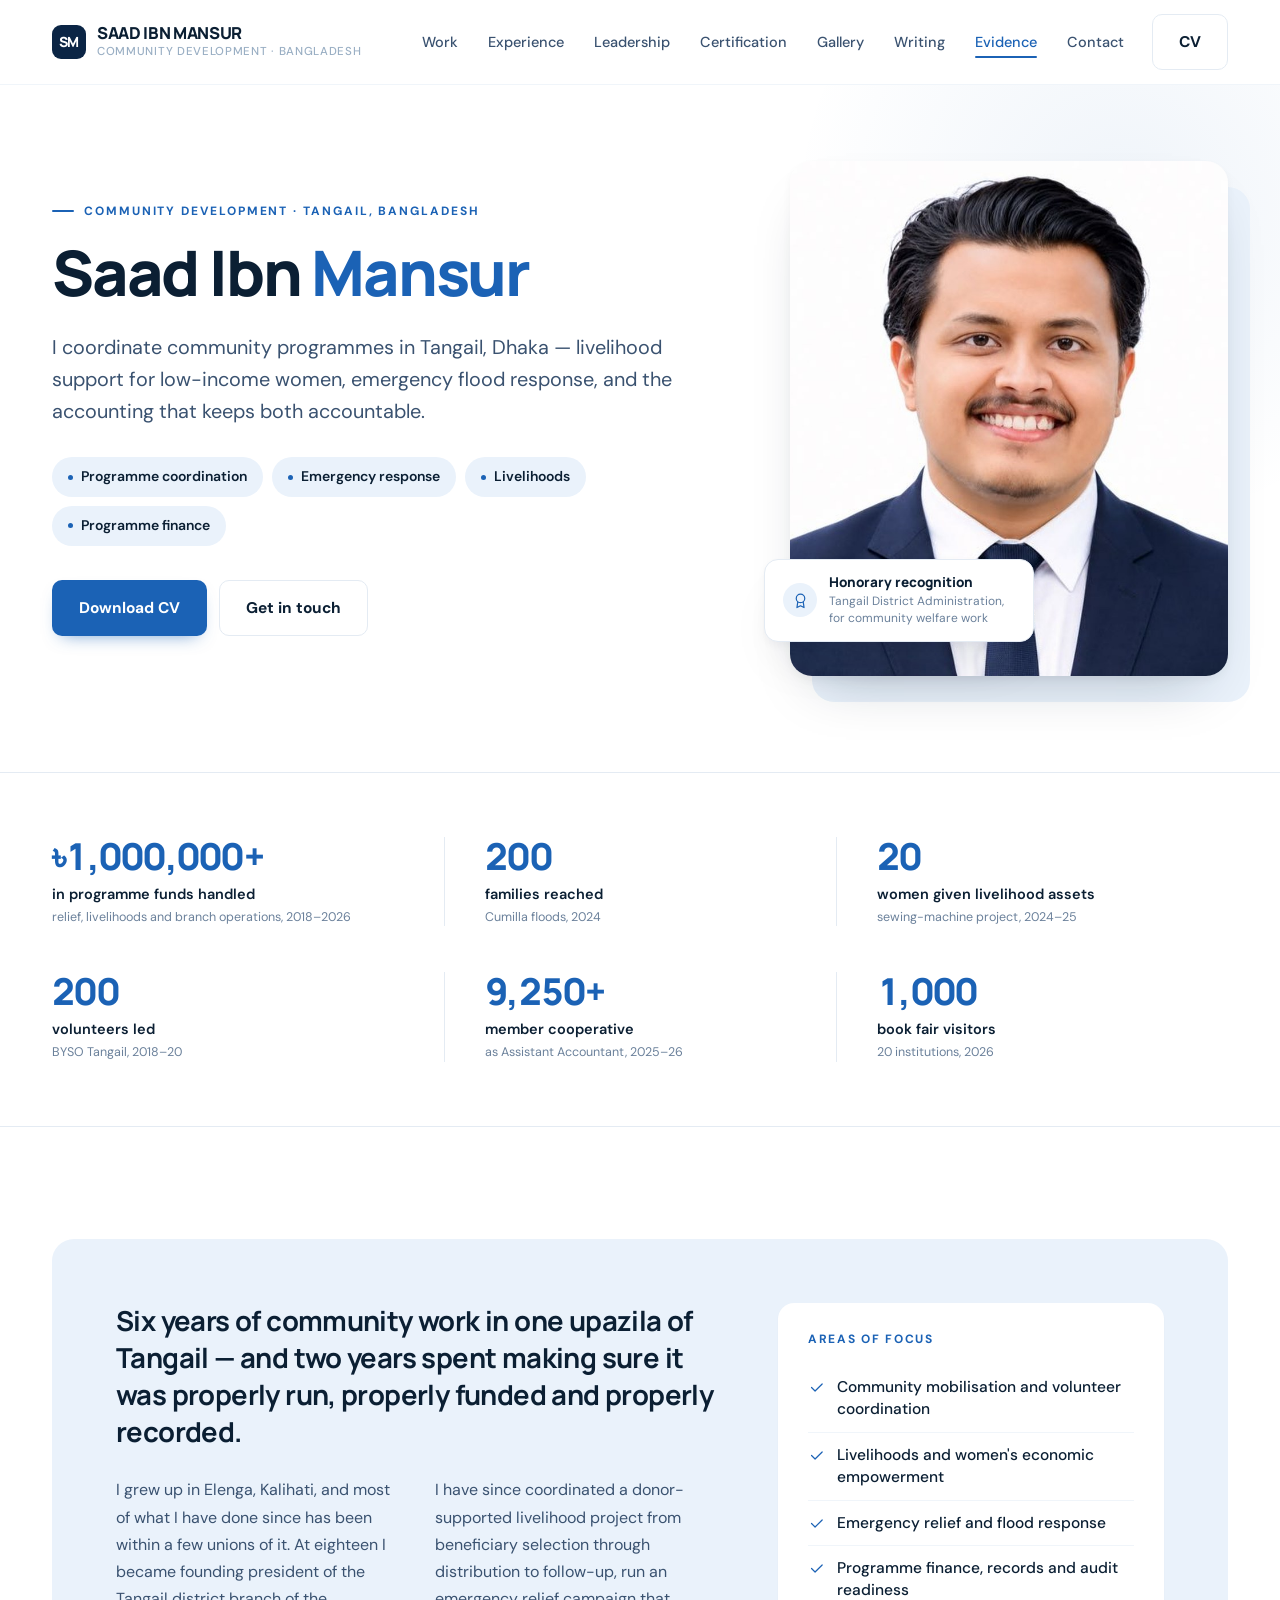
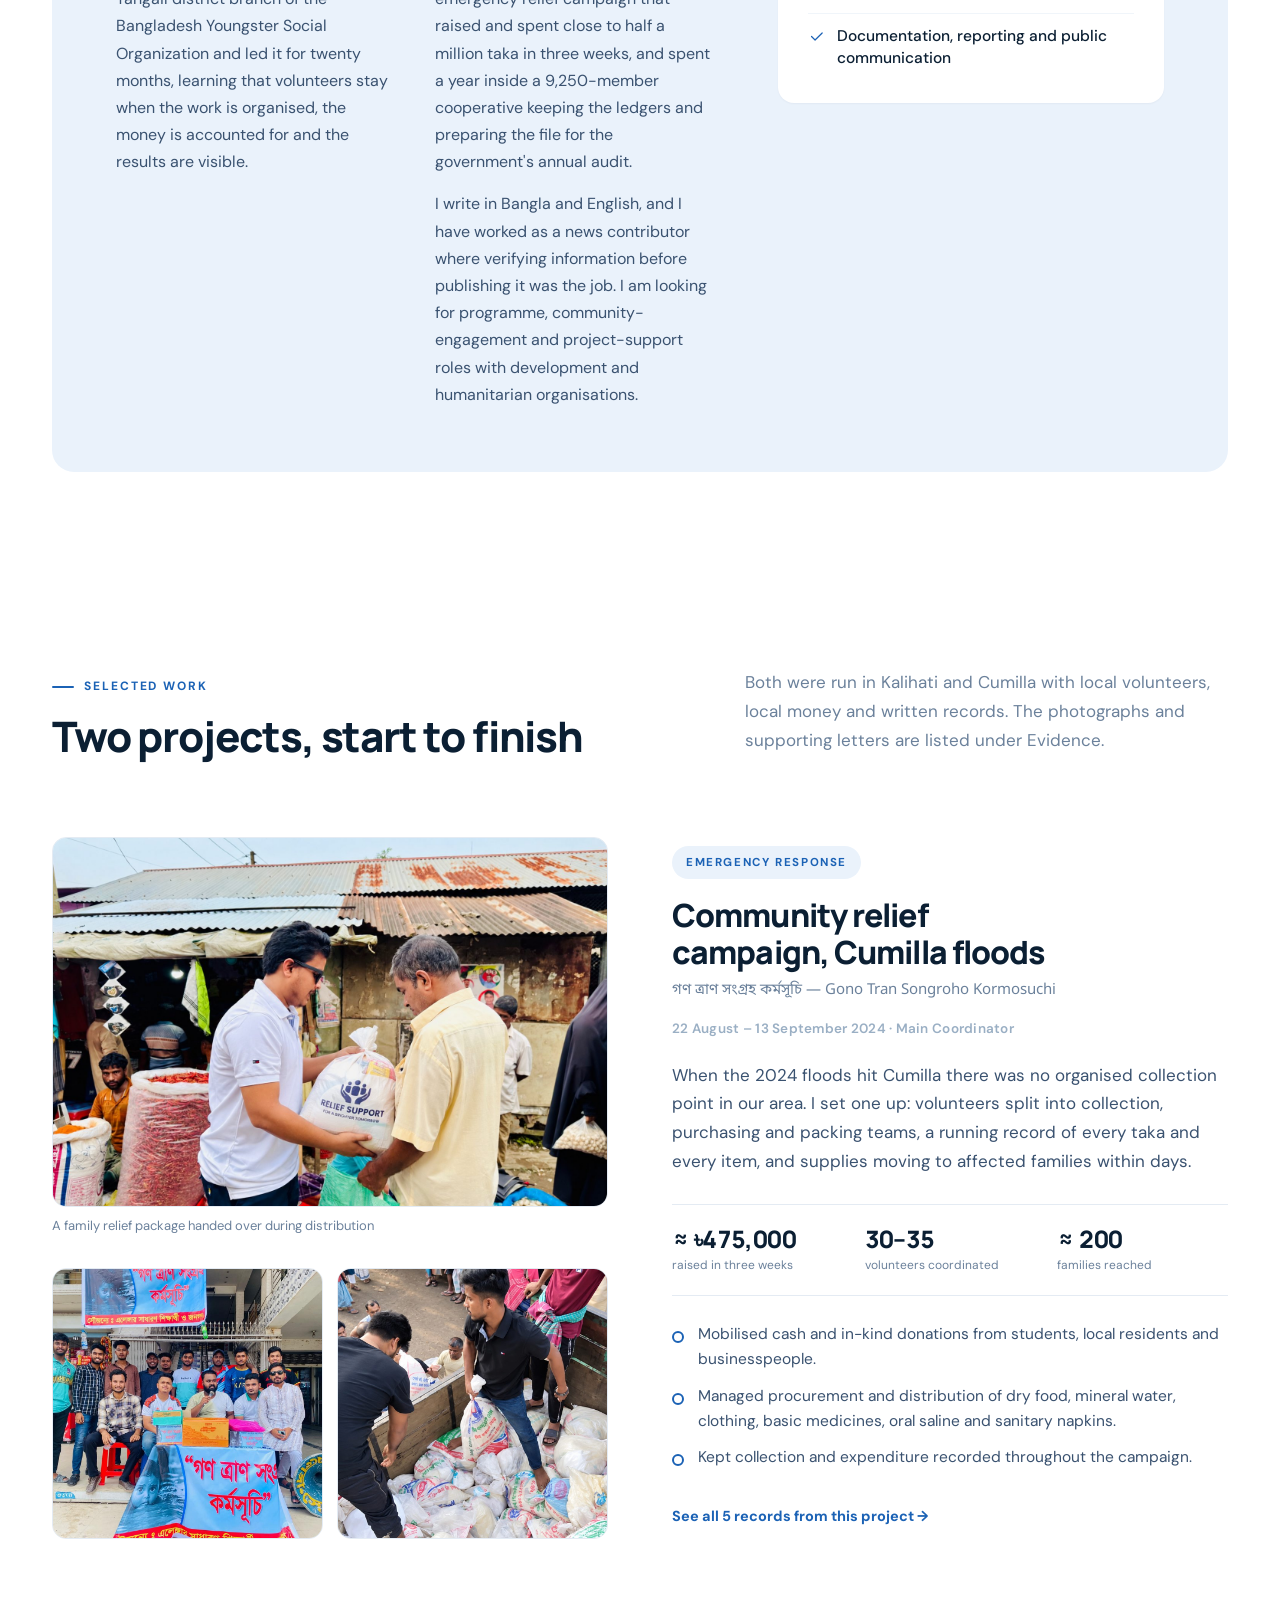
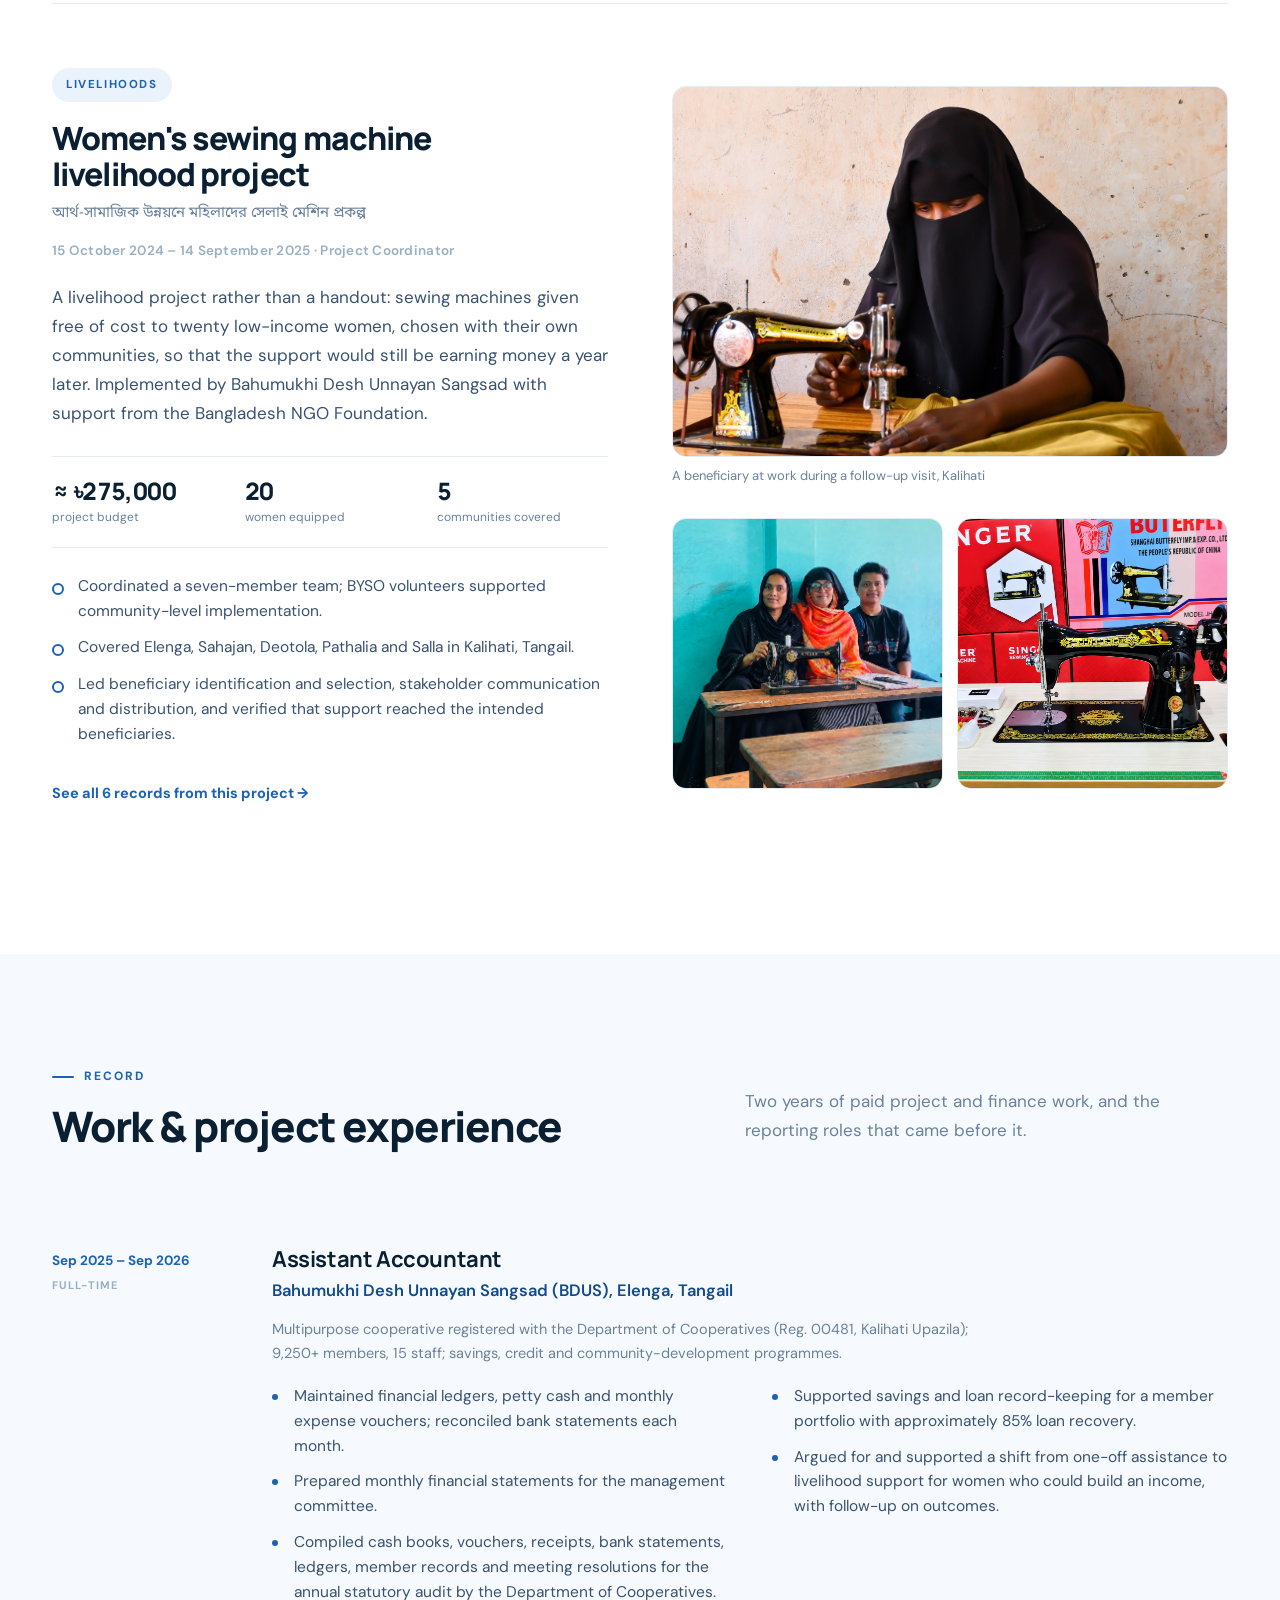
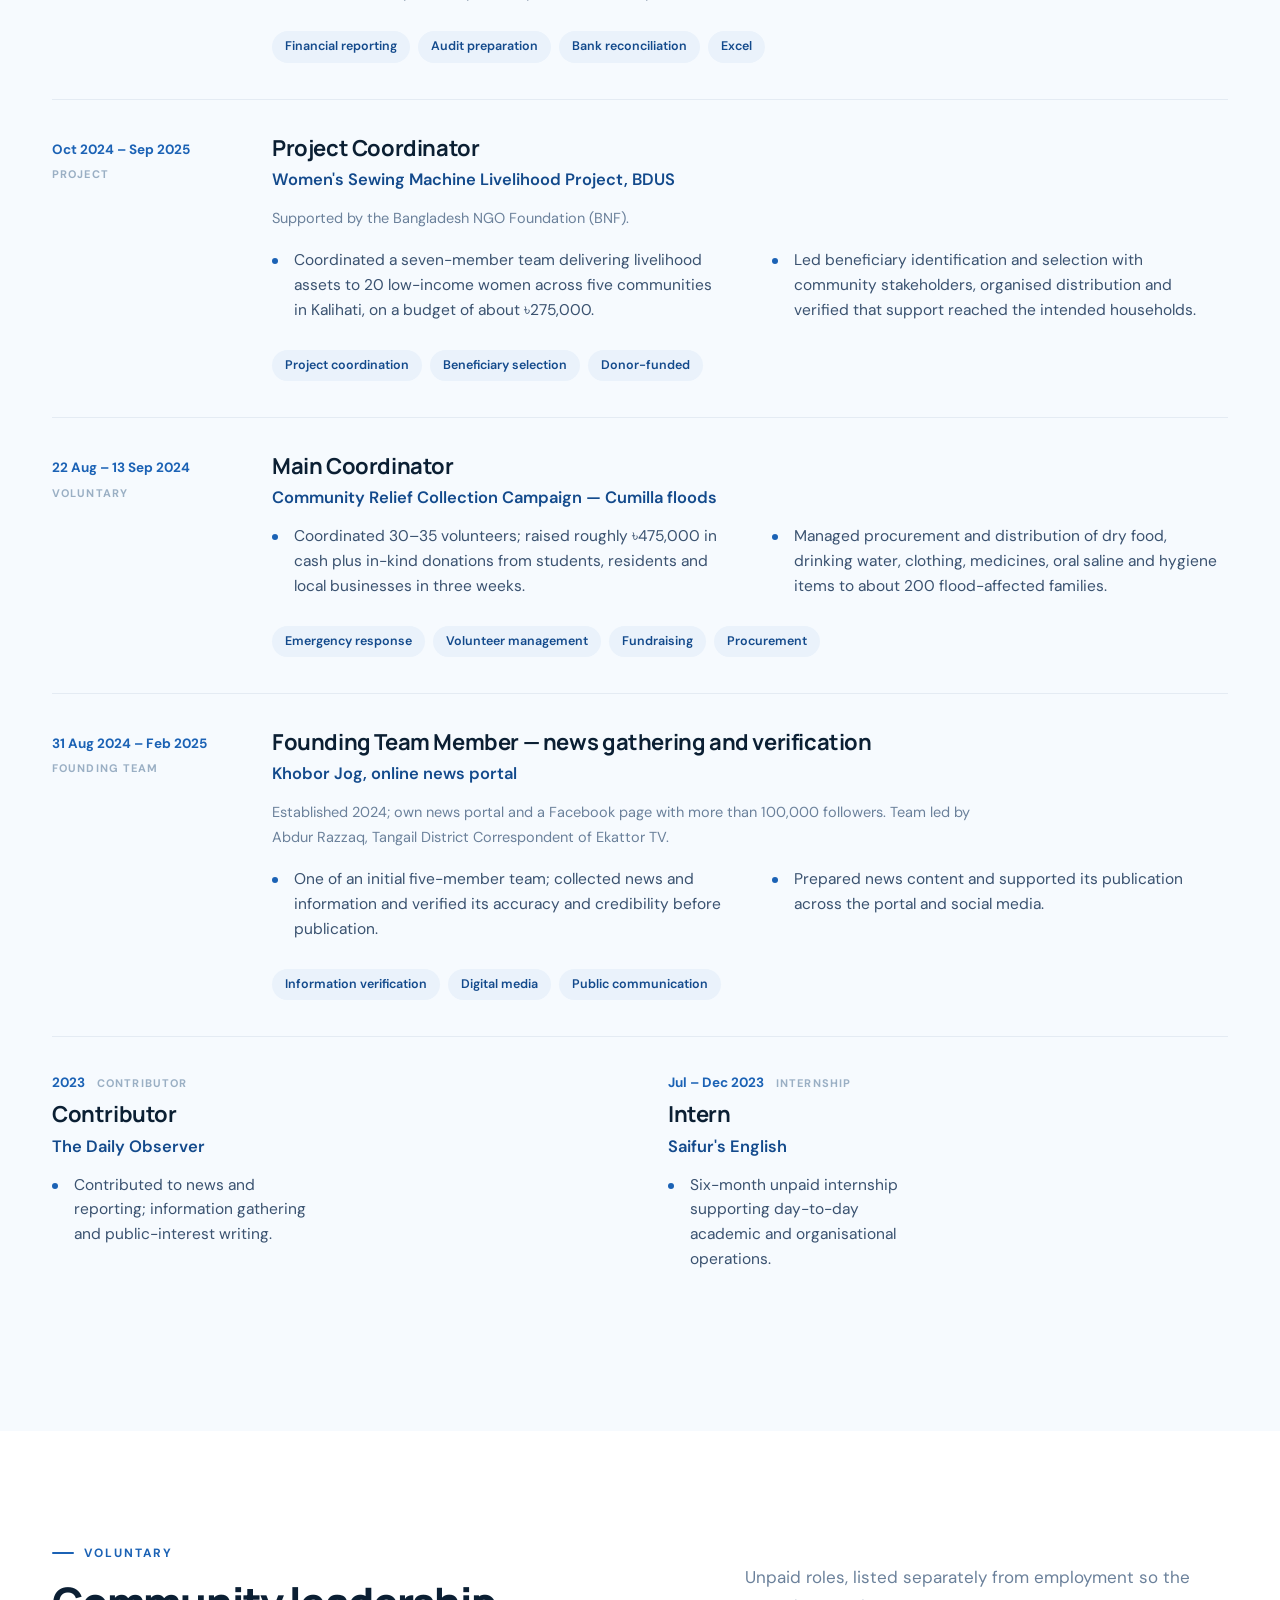
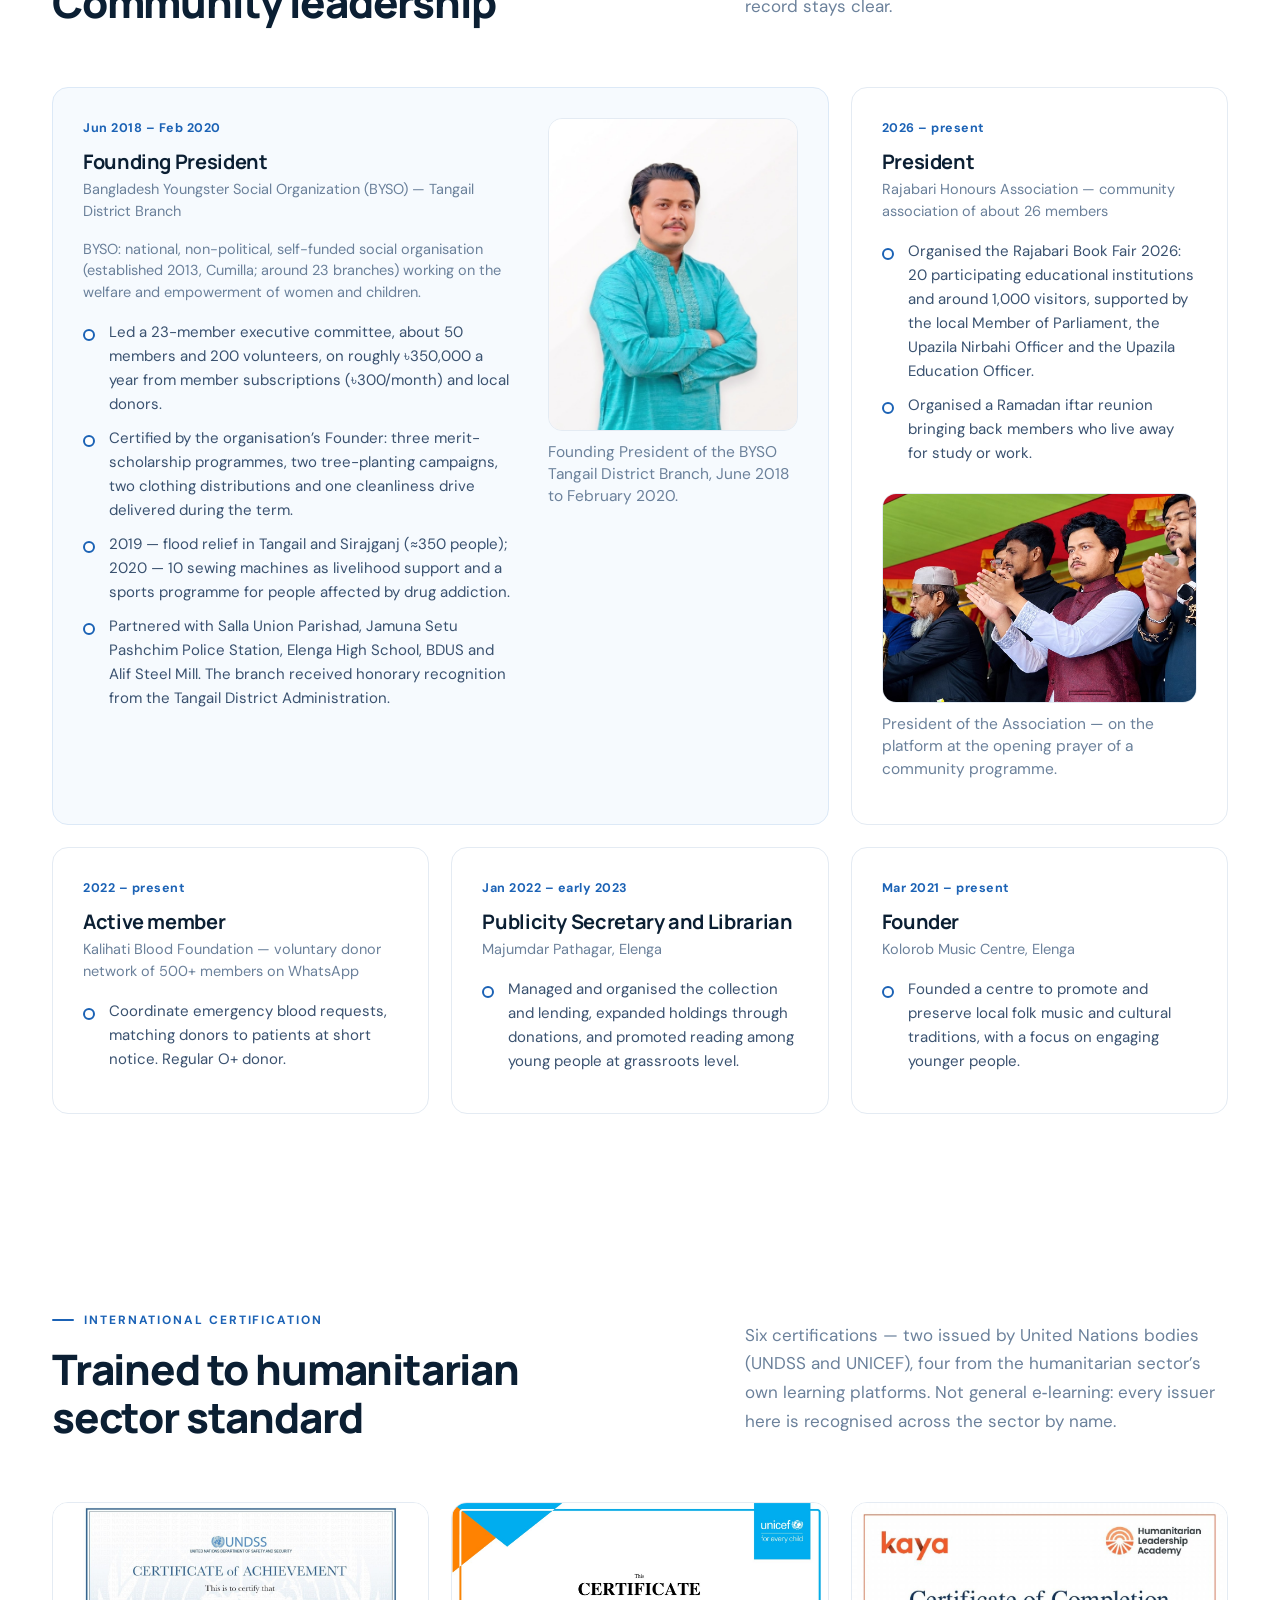
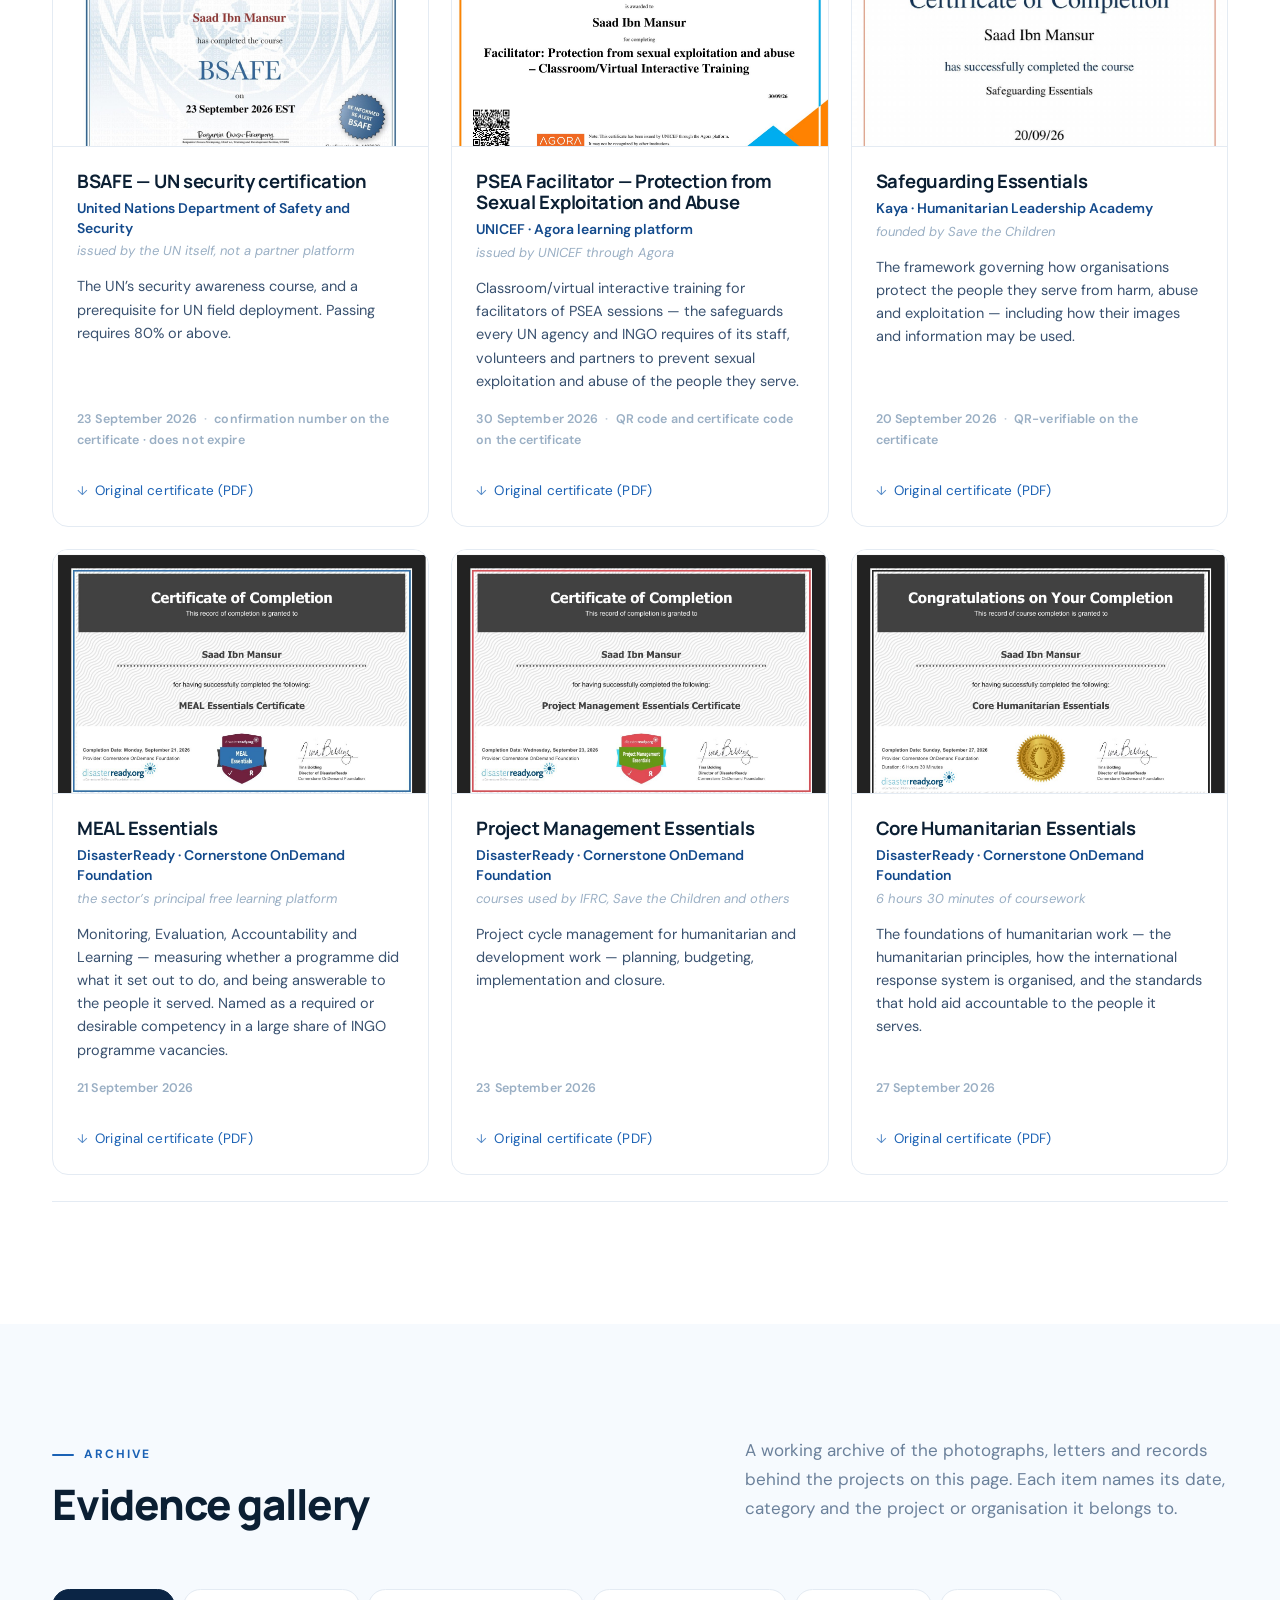
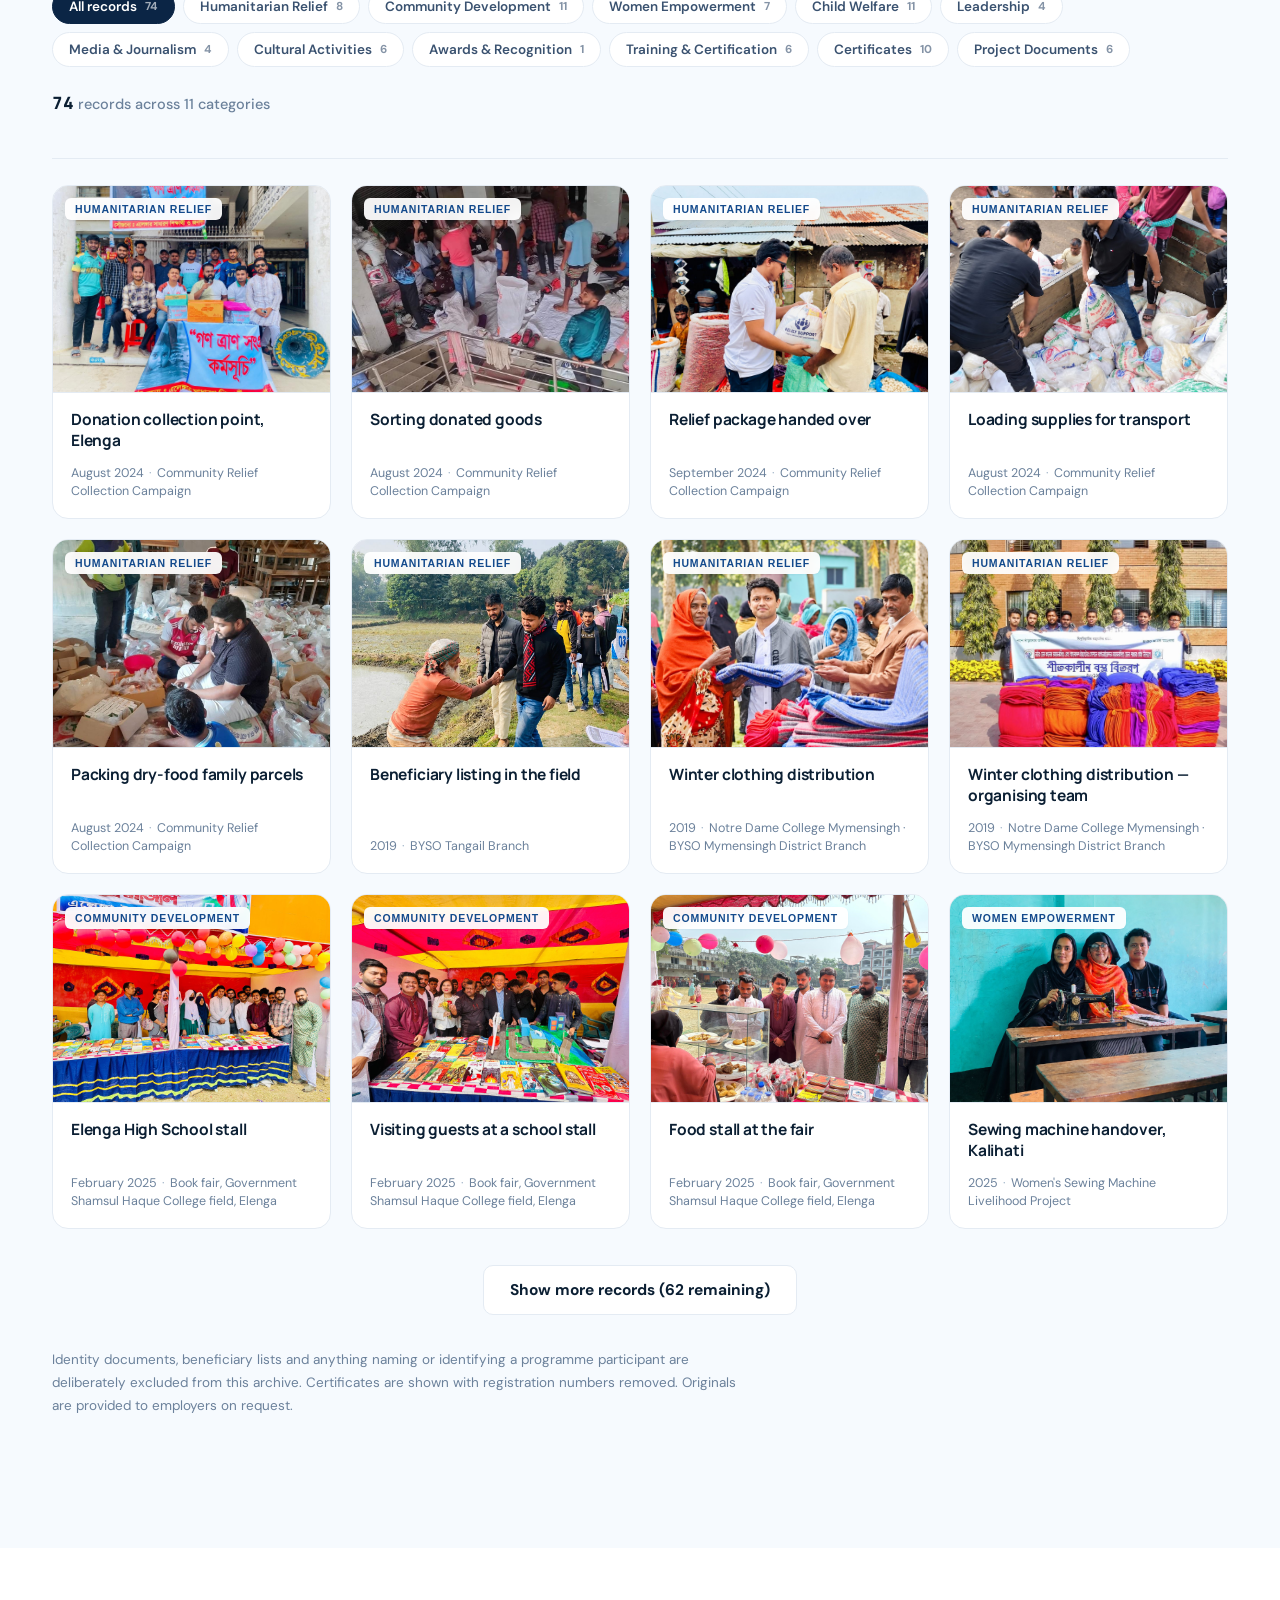
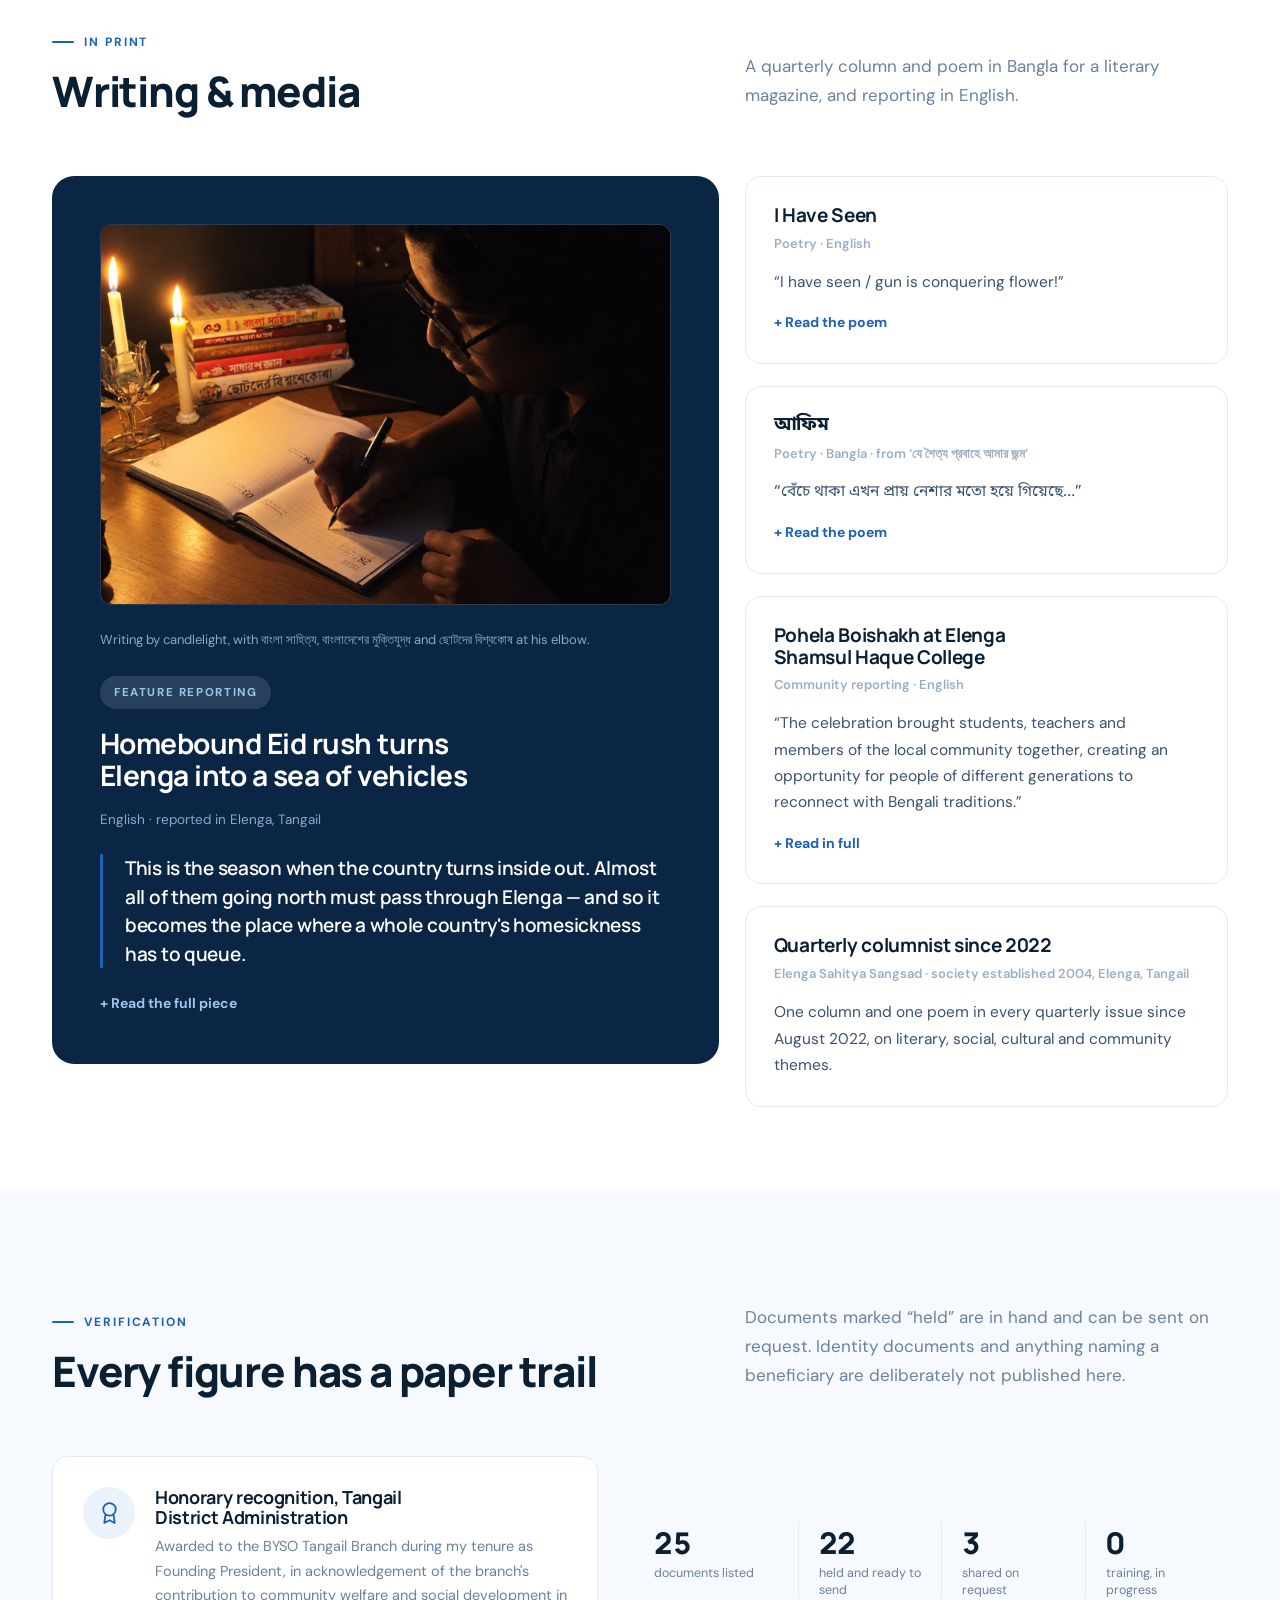
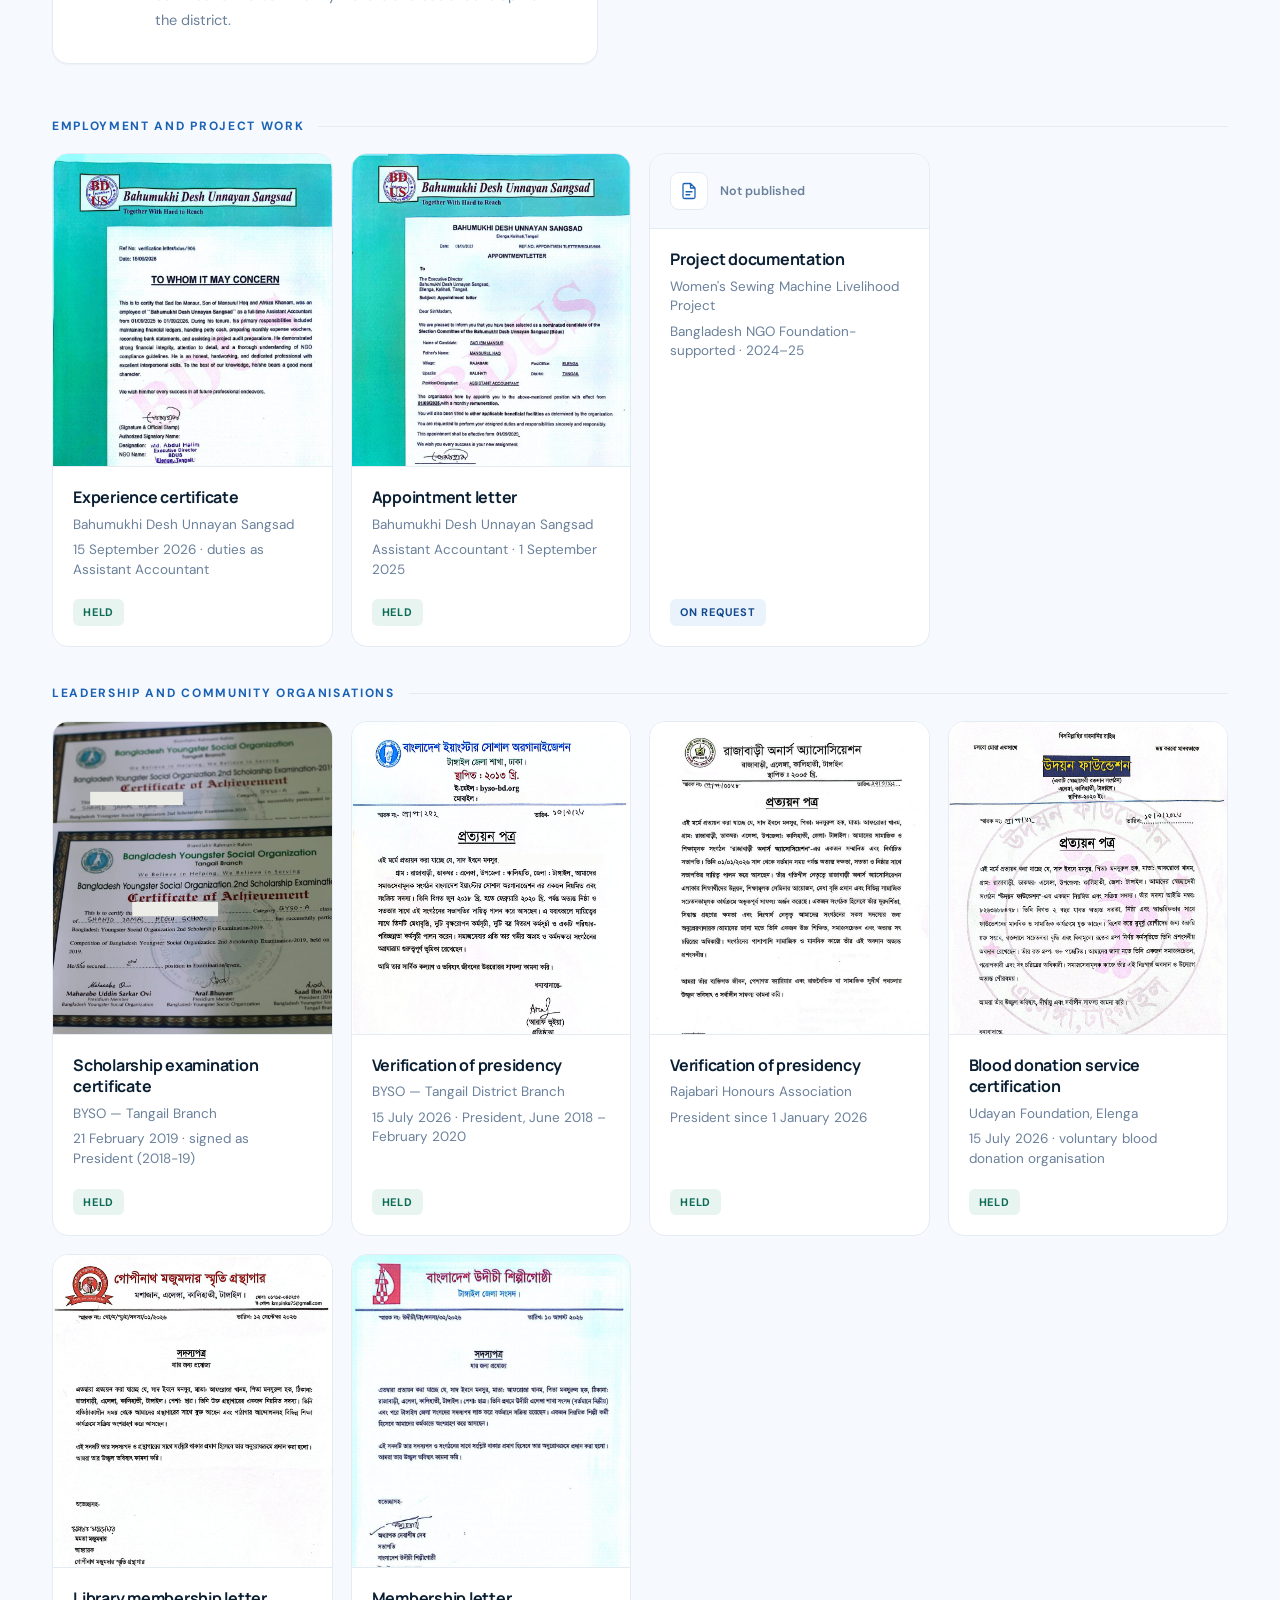
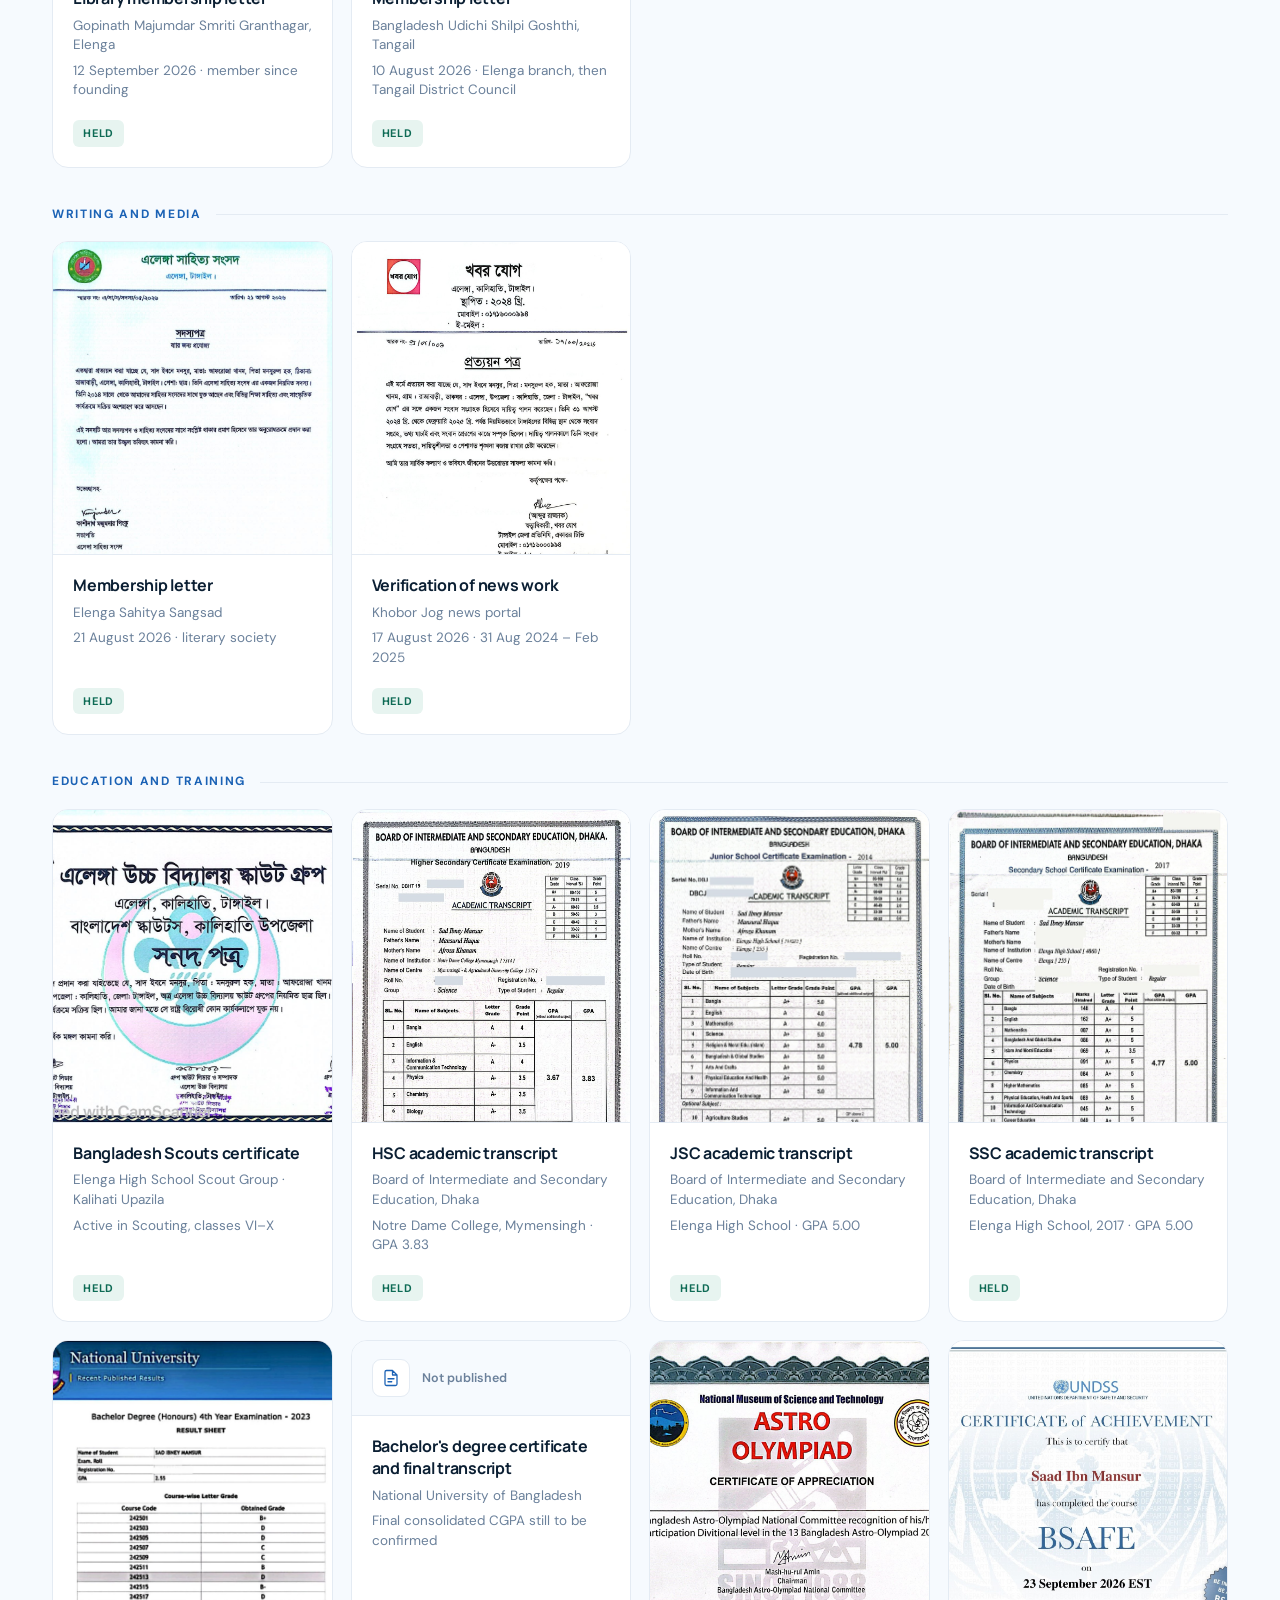
<file: index.html>
<!doctype html>
<html lang="en">
<head>
<meta charset="utf-8">
<meta name="viewport" content="width=device-width, initial-scale=1">
<title>Saad Ibn Mansur — Community Development Portfolio</title>
<meta name="description" content="Community development and programme coordination in Tangail, Bangladesh — livelihood projects, flood response, and the documented evidence behind them.">
<meta name="theme-color" content="#0B2545">
<link rel="preconnect" href="https://fonts.googleapis.com">
<link rel="preconnect" href="https://fonts.gstatic.com" crossorigin>
<link rel="stylesheet" href="https://fonts.googleapis.com/css2?family=Manrope:wght@600;700;800&family=DM+Sans:opsz,wght@9..40,400;9..40,500;9..40,700&family=Noto+Sans+Bengali:wght@400;600&display=swap">
<link rel="stylesheet" href="assets/css/style.css?v=202609230737">
</head>
<body>
<a class="skip" href="#main">Skip to content</a>

<header class="bar">
  <div class="bar-in">
    <a class="mark" href="#top"><span class="dot">SM</span><span><b>Saad Ibn Mansur</b><span>Community development · Bangladesh</span></span></a>
    <nav class="nav" aria-label="Sections">
      <a href="#work">Work</a><a href="#experience">Experience</a><a href="#leadership">Leadership</a>
      <a href="#training">Certification</a><a href="#gallery">Gallery</a><a href="#writing">Writing</a><a href="#evidence">Evidence</a><a href="#contact">Contact</a>
    </nav>
    <a class="btn btn-2" id="navCv" href="#" download>CV</a>
  </div>
</header>

<main id="main">
  <section id="top" class="hero">
    <div class="wrap hero-grid">
      <div>
        <p class="eyebrow" id="heroEyebrow"></p>
        <h1 id="heroName"></h1>
        <p class="lead" id="heroLede"></p>
        <div class="pills" id="heroPills"></div>
        <div class="hero-cta" id="heroCta"></div>
      </div>
      <div class="hero-media">
        <div class="pframe">
          <span class="shape"></span>
          <img id="portrait" alt="">
          <div class="badge" id="heroBadge"></div>
        </div>
      </div>
    </div>
  </section>

  <section class="rail" aria-label="Results in numbers">
    <div class="wrap"><div class="rail-grid" id="metrics"></div></div>
  </section>

  <section class="sec">
    <div class="wrap">
      <div class="panel panel-grid">
        <div>
          <p class="statement" id="statement"></p>
          <div class="statement-body" id="aboutBody"></div>
        </div>
        <div class="focus">
          <h4>Areas of focus</h4>
          <ul id="focusList"></ul>
        </div>
      </div>
    </div>
  </section>

  <section id="work" class="sec-tight">
    <div class="wrap">
      <div class="sec-head">
        <div><p class="eyebrow">Selected work</p><h2>Two projects, start to finish</h2></div>
        <p id="workIntro"></p>
      </div>
      <div id="spreads"></div>
    </div>
  </section>

  <section id="experience" class="sec tint">
    <div class="wrap">
      <div class="sec-head">
        <div><p class="eyebrow">Record</p><h2>Work &amp; project experience</h2></div>
        <p id="expIntro"></p>
      </div>
      <div id="records"></div>
    </div>
  </section>

  <section id="leadership" class="sec">
    <div class="wrap">
      <div class="sec-head">
        <div><p class="eyebrow">Voluntary</p><h2>Community leadership</h2></div>
        <p id="leadIntro"></p>
      </div>
      <div class="lead-grid" id="leadGrid"></div>
    </div>
  </section>

  <section id="training" class="sec-tight">
    <div class="wrap">
      <div class="sec-head">
        <div><p class="eyebrow">International certification</p><h2>Trained to humanitarian sector standard</h2></div>
        <p id="trainIntro"></p>
      </div>
      <div class="cert-grid" id="certGrid"></div>
      <p class="cert-next" id="certNext"></p>
    </div>
  </section>


  <section id="gallery" class="sec tint">
    <div class="wrap">
      <div class="sec-head">
        <div><p class="eyebrow">Archive</p><h2>Evidence gallery</h2></div>
        <p id="galIntro"></p>
      </div>
      <div class="gal-bar">
        <div class="filters" id="filters" role="group" aria-label="Filter the archive by category"></div>
        <p class="gal-count" id="galCount"></p>
      </div>
      <div class="gal-grid" id="galGrid"></div>
      <p class="gal-empty" id="galEmpty" hidden>No records in this category yet.</p>
      <div class="gal-more"><button type="button" class="btn btn-2" id="galMore">Show more records</button></div>
      <p class="gal-note" id="galNote"></p>
    </div>
  </section>

  <section id="writing" class="sec-tight">
    <div class="wrap">
      <div class="sec-head">
        <div><p class="eyebrow">In print</p><h2>Writing &amp; media</h2></div>
        <p id="writingIntro"></p>
      </div>
      <div class="write-grid">
        <div id="featWriting"></div>
        <div class="stack" id="stackWriting"></div>
      </div>
    </div>
  </section>

  <section id="evidence" class="sec tint">
    <div class="wrap">
      <div class="sec-head">
        <div><p class="eyebrow">Verification</p><h2>Every figure has a paper trail</h2></div>
        <p id="evIntro"></p>
      </div>
      <div class="ev-top">
        <div id="honour"></div>
        <div class="ev-counts" id="evCounts"></div>
      </div>
      <div id="documents"></div>
      <div class="note" id="privacy"></div>
    </div>
  </section>

  <section id="contact" class="close">
    <div class="wrap">
      <div class="close-grid">
        <div>
          <p class="eyebrow" style="color:#9EC4EA">Contact</p>
          <h2 id="closeHead"></h2>
          <p class="lead" id="closeText"></p>
          <dl class="cinfo" id="cinfo"></dl>
          <div class="hero-cta" id="closeCta"></div>
        </div>
        <div class="cport"><img id="portrait2" alt=""></div>
      </div>
      <p class="endline" id="endline"></p>
    </div>
  </section>
</main>

<div class="viewer" id="lb" role="dialog" aria-modal="true" aria-label="Record viewer" hidden>
  <button type="button" class="lbb lb-x" id="lbX" aria-label="Close">×</button>
  <button type="button" class="lbb lb-n lb-p" id="lbP" aria-label="Previous record">‹</button>
  <div class="vshell">
    <div class="vstage" id="vStage"></div>
    <div class="vmeta">
      <span class="cat" id="vCat"></span>
      <h3 id="vTitle"></h3>
      <p class="desc" id="vDesc"></p>
      <dl class="vfields" id="vFields"></dl>
      <p class="vpos" id="vPos"></p>
    </div>
  </div>
  <button type="button" class="lbb lb-n lb-f" id="lbF" aria-label="Next record">›</button>
</div>

<noscript><div class="wrap"><p style="padding:48px 0">This portfolio needs JavaScript. The CV is in the <code>documents/</code> folder.</p></div></noscript>
<script src="assets/js/data.js?v=202609230737"></script>
<script src="assets/js/app.js?v=202609230737"></script>
</body>
</html>
</file>
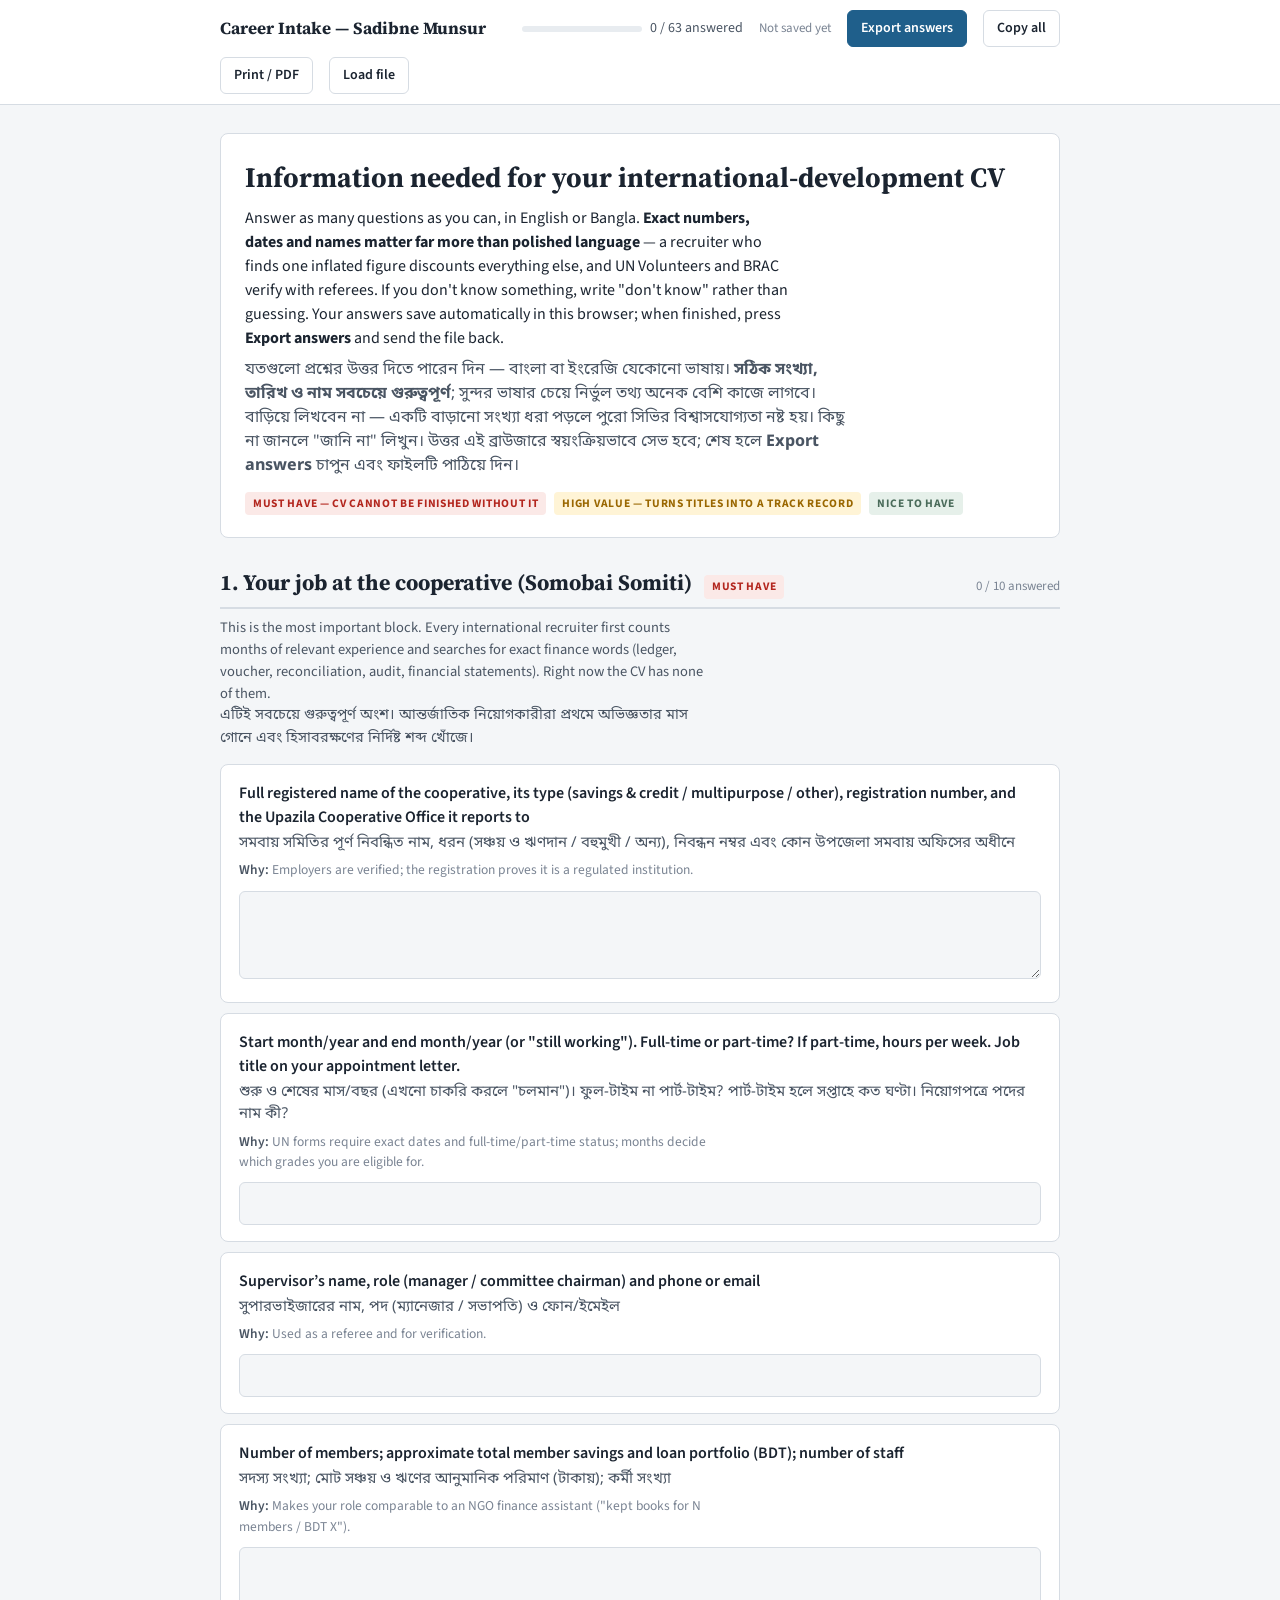
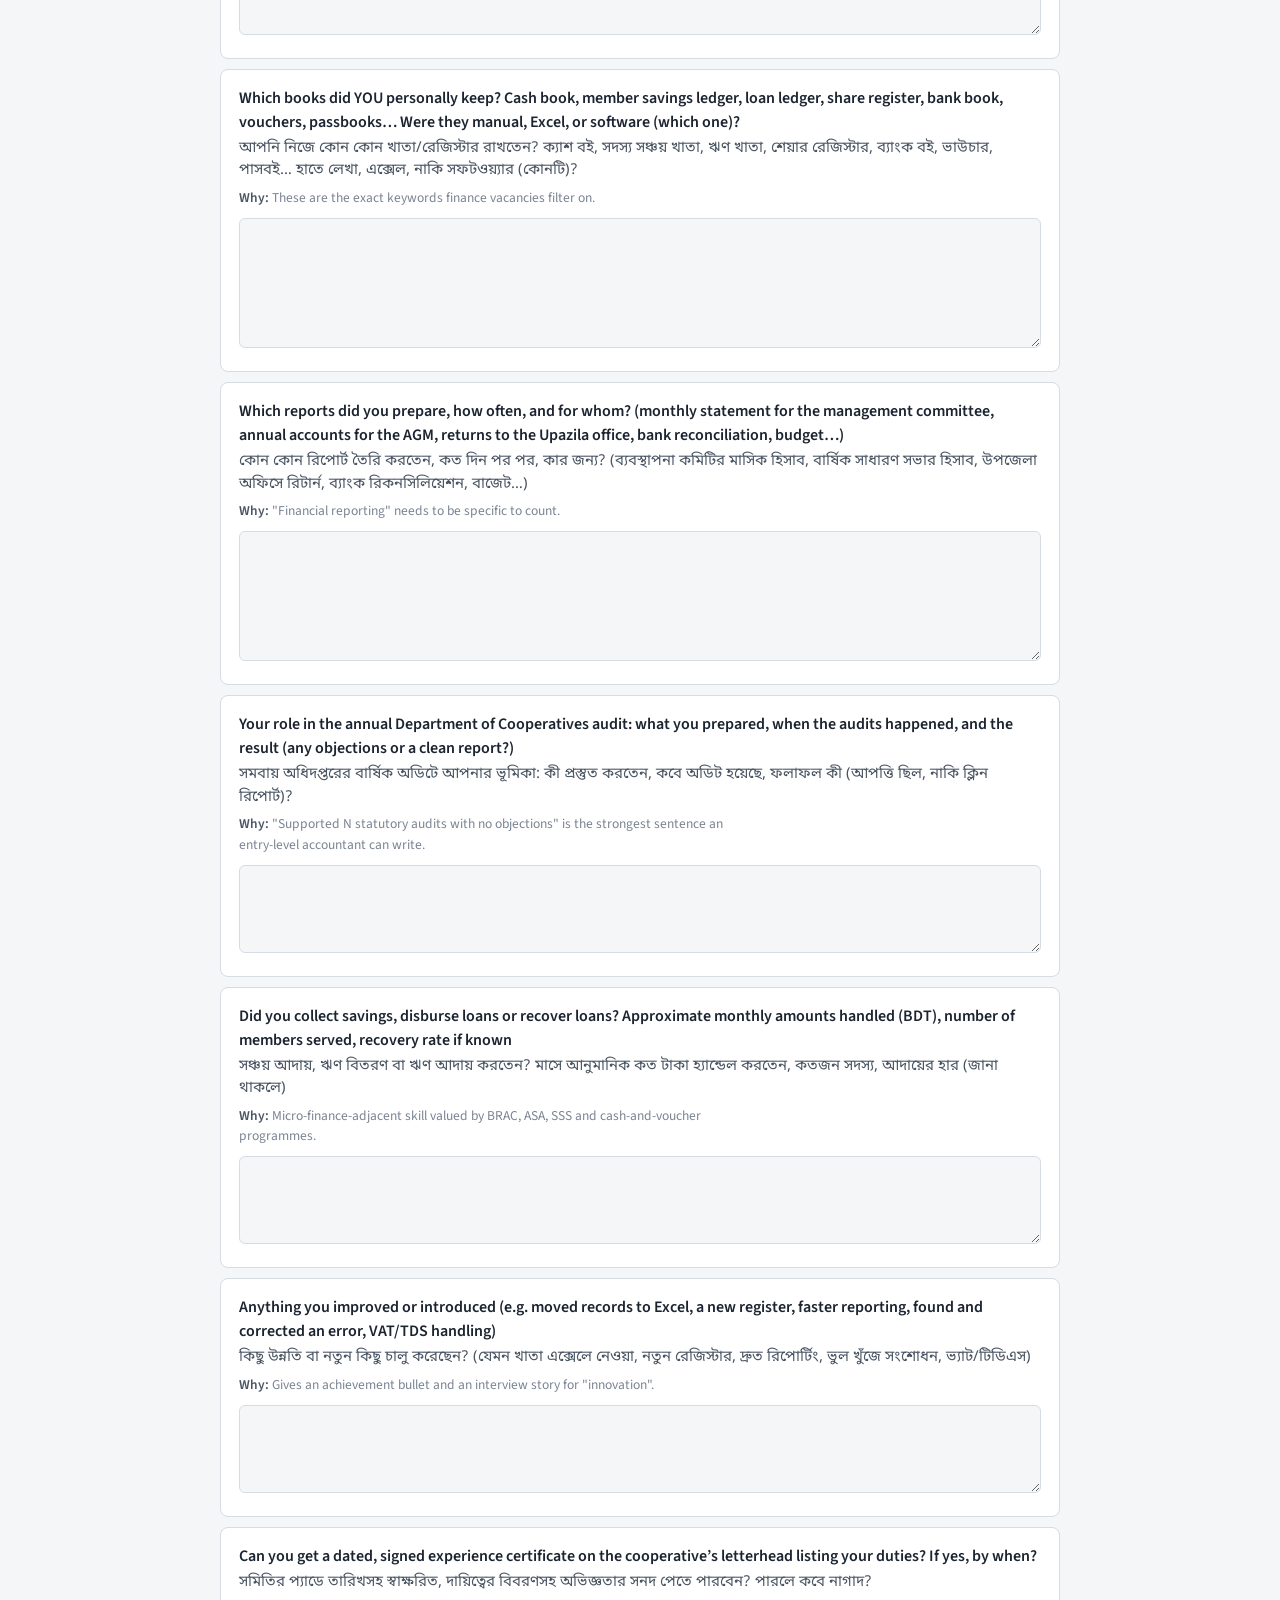
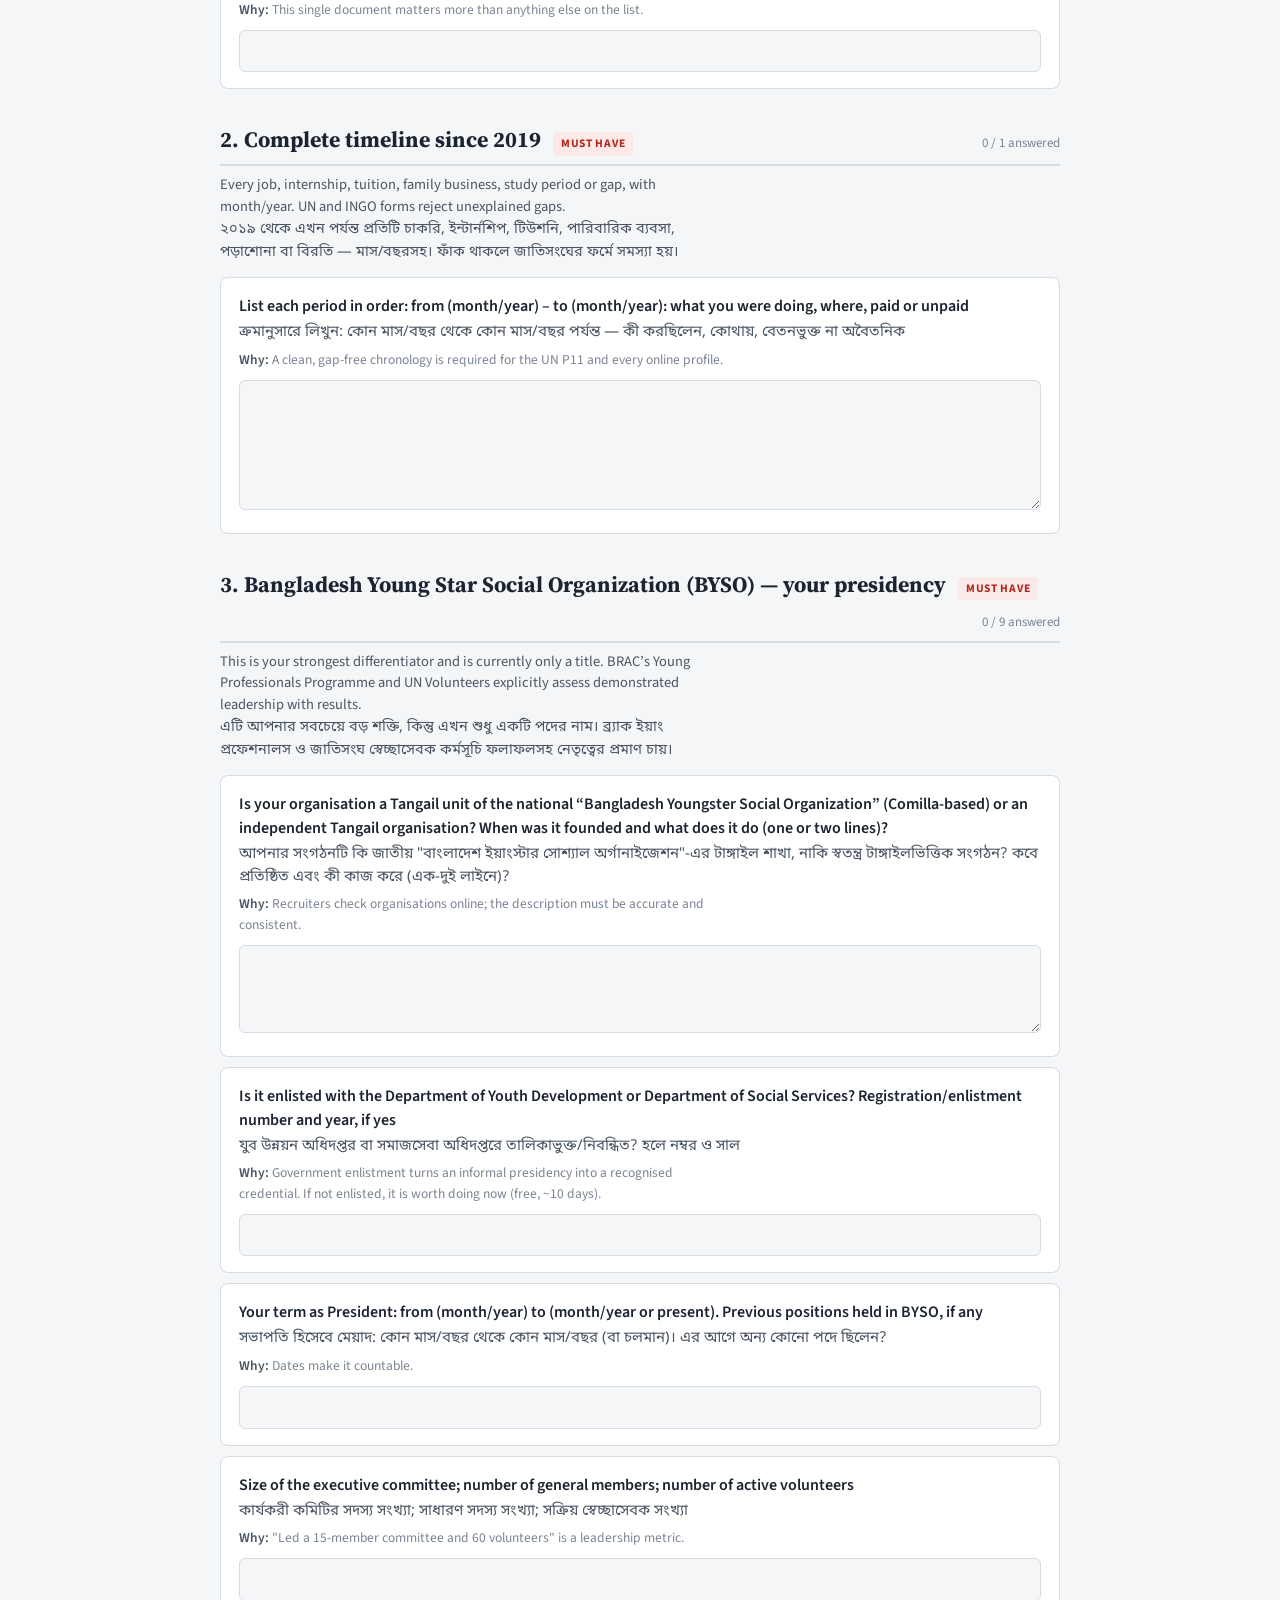
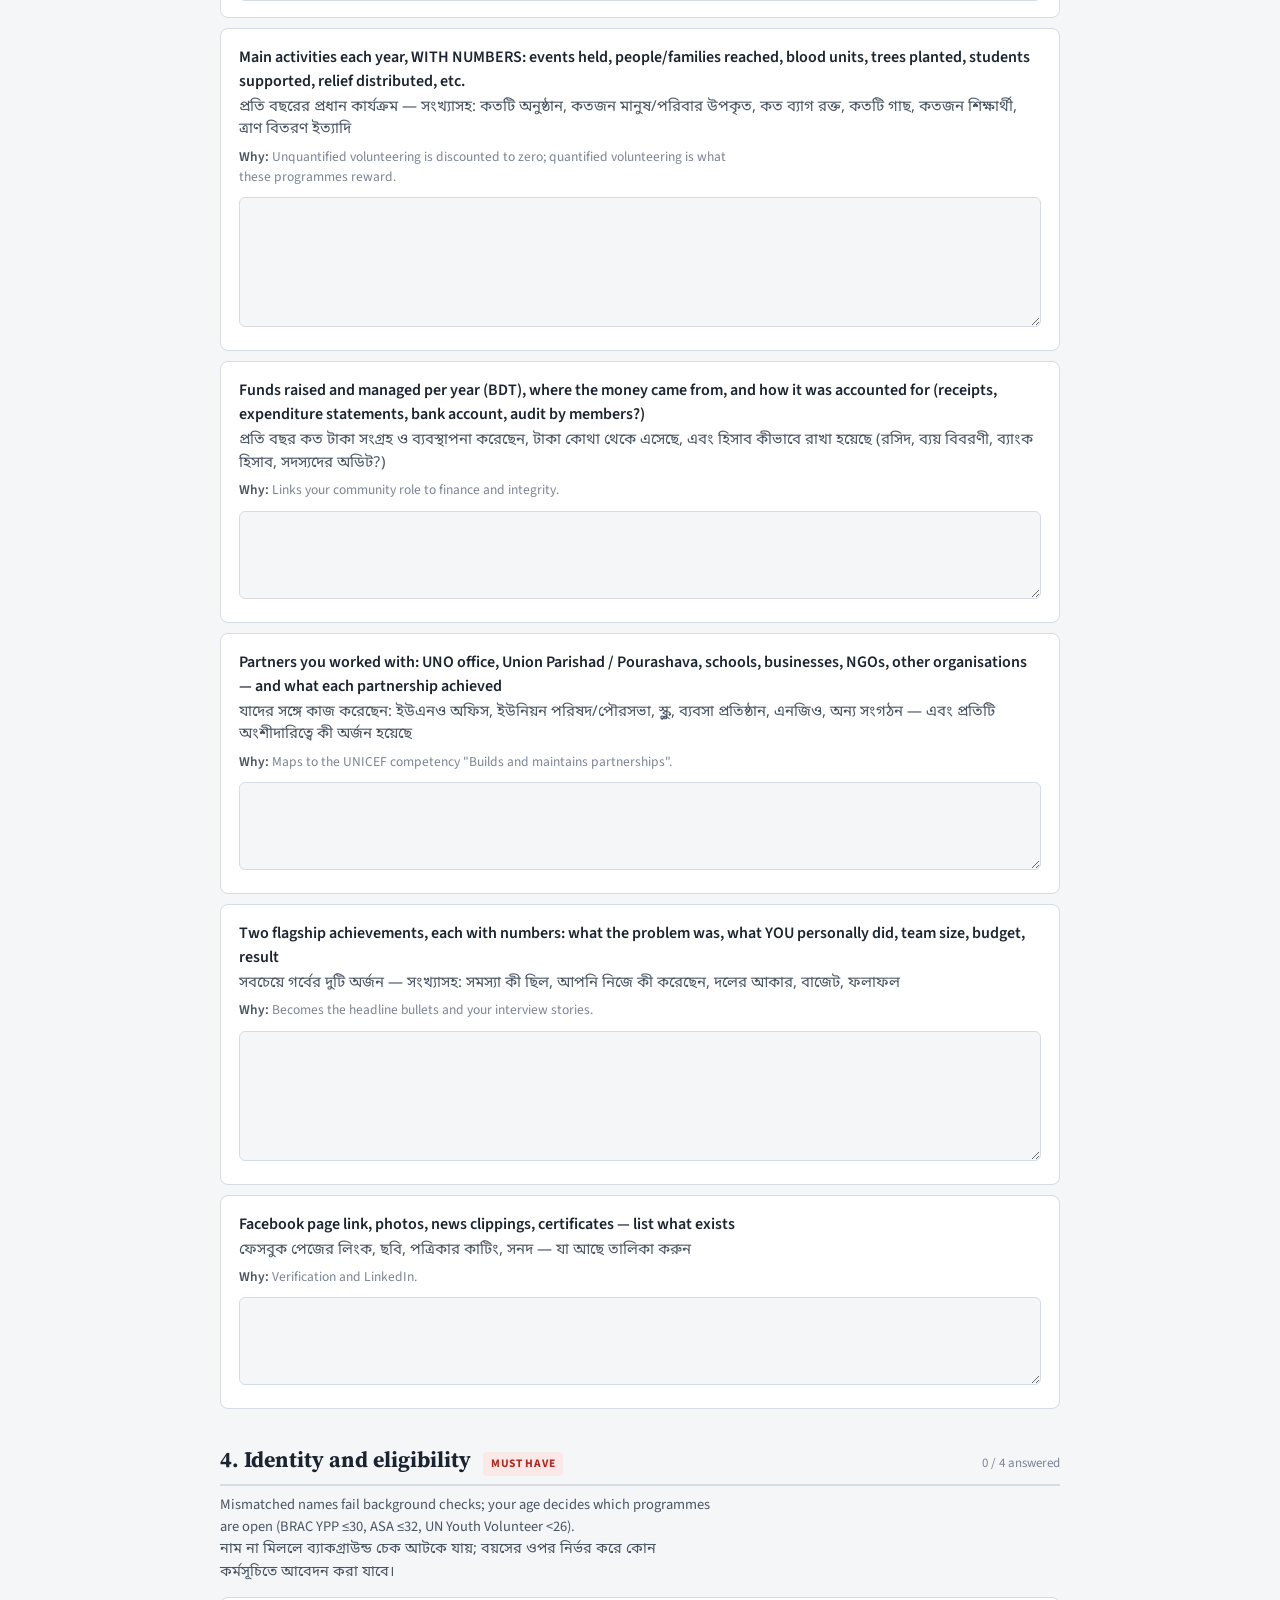
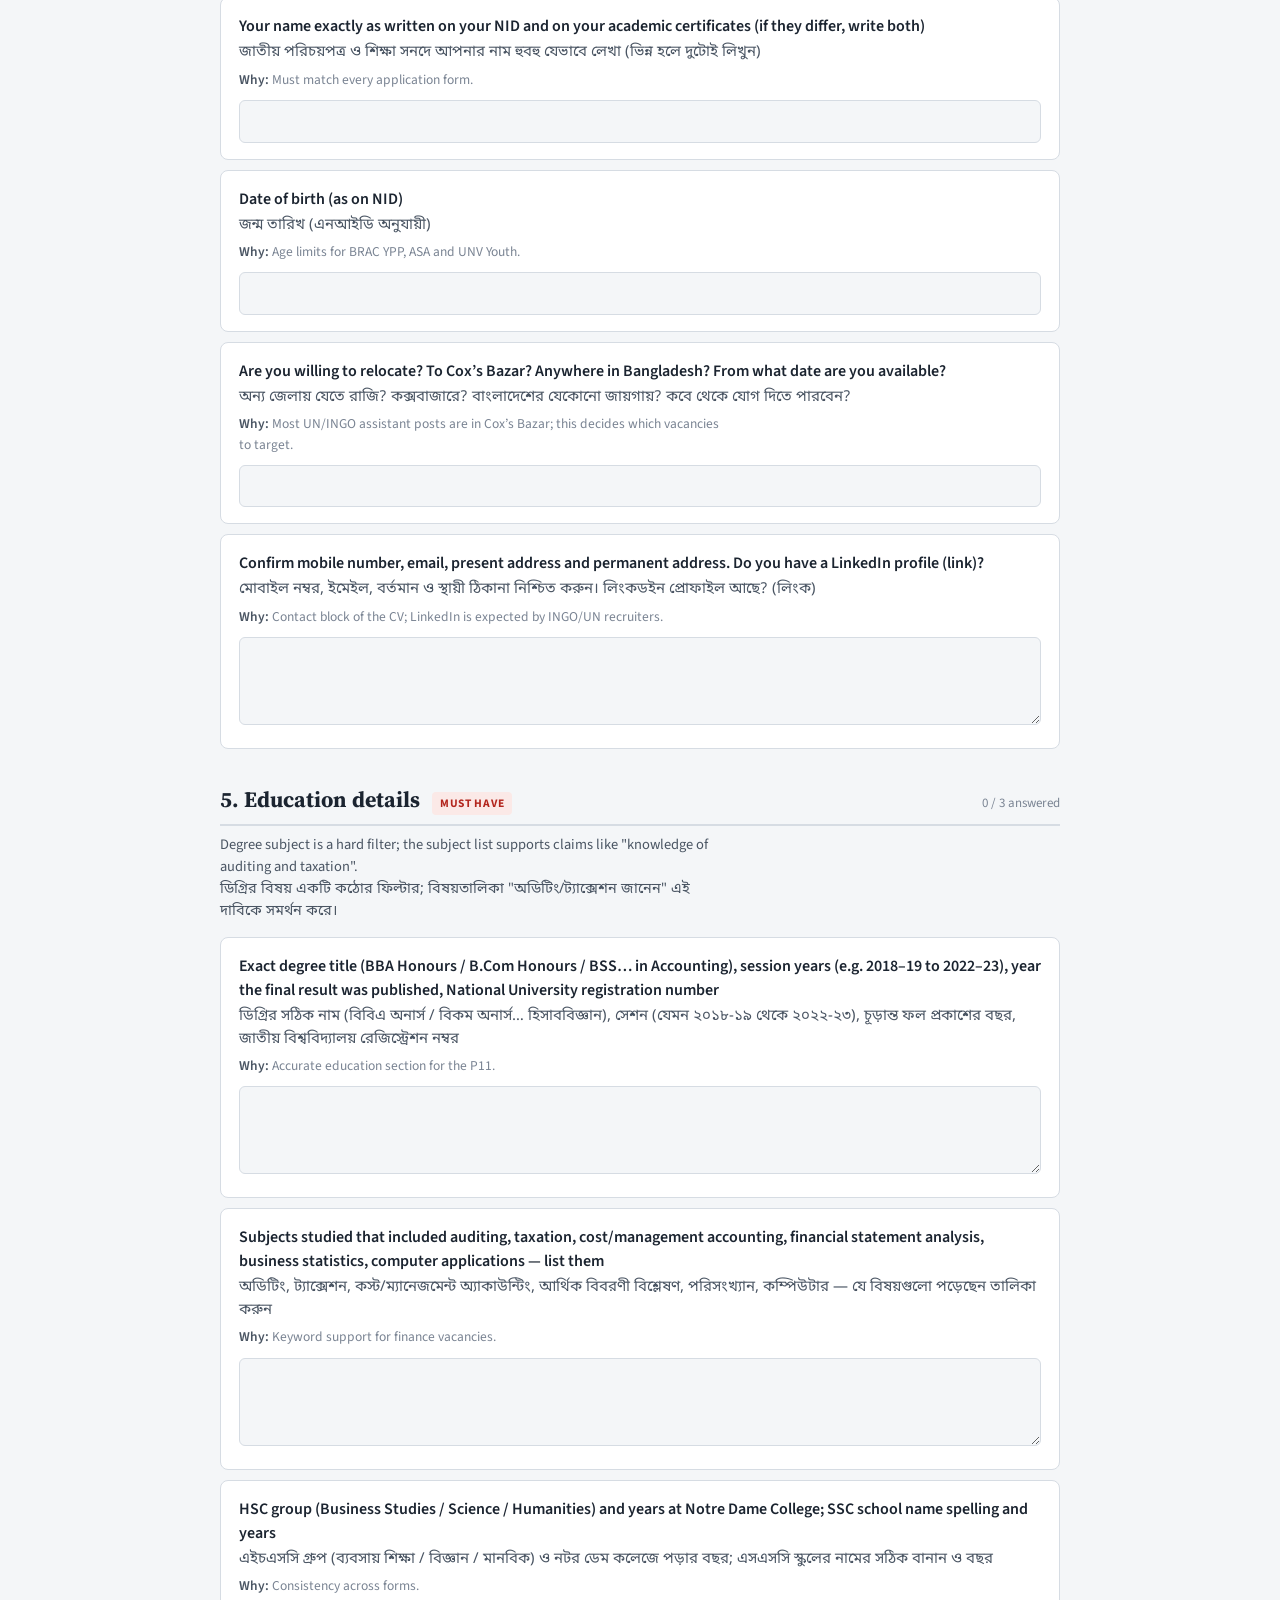
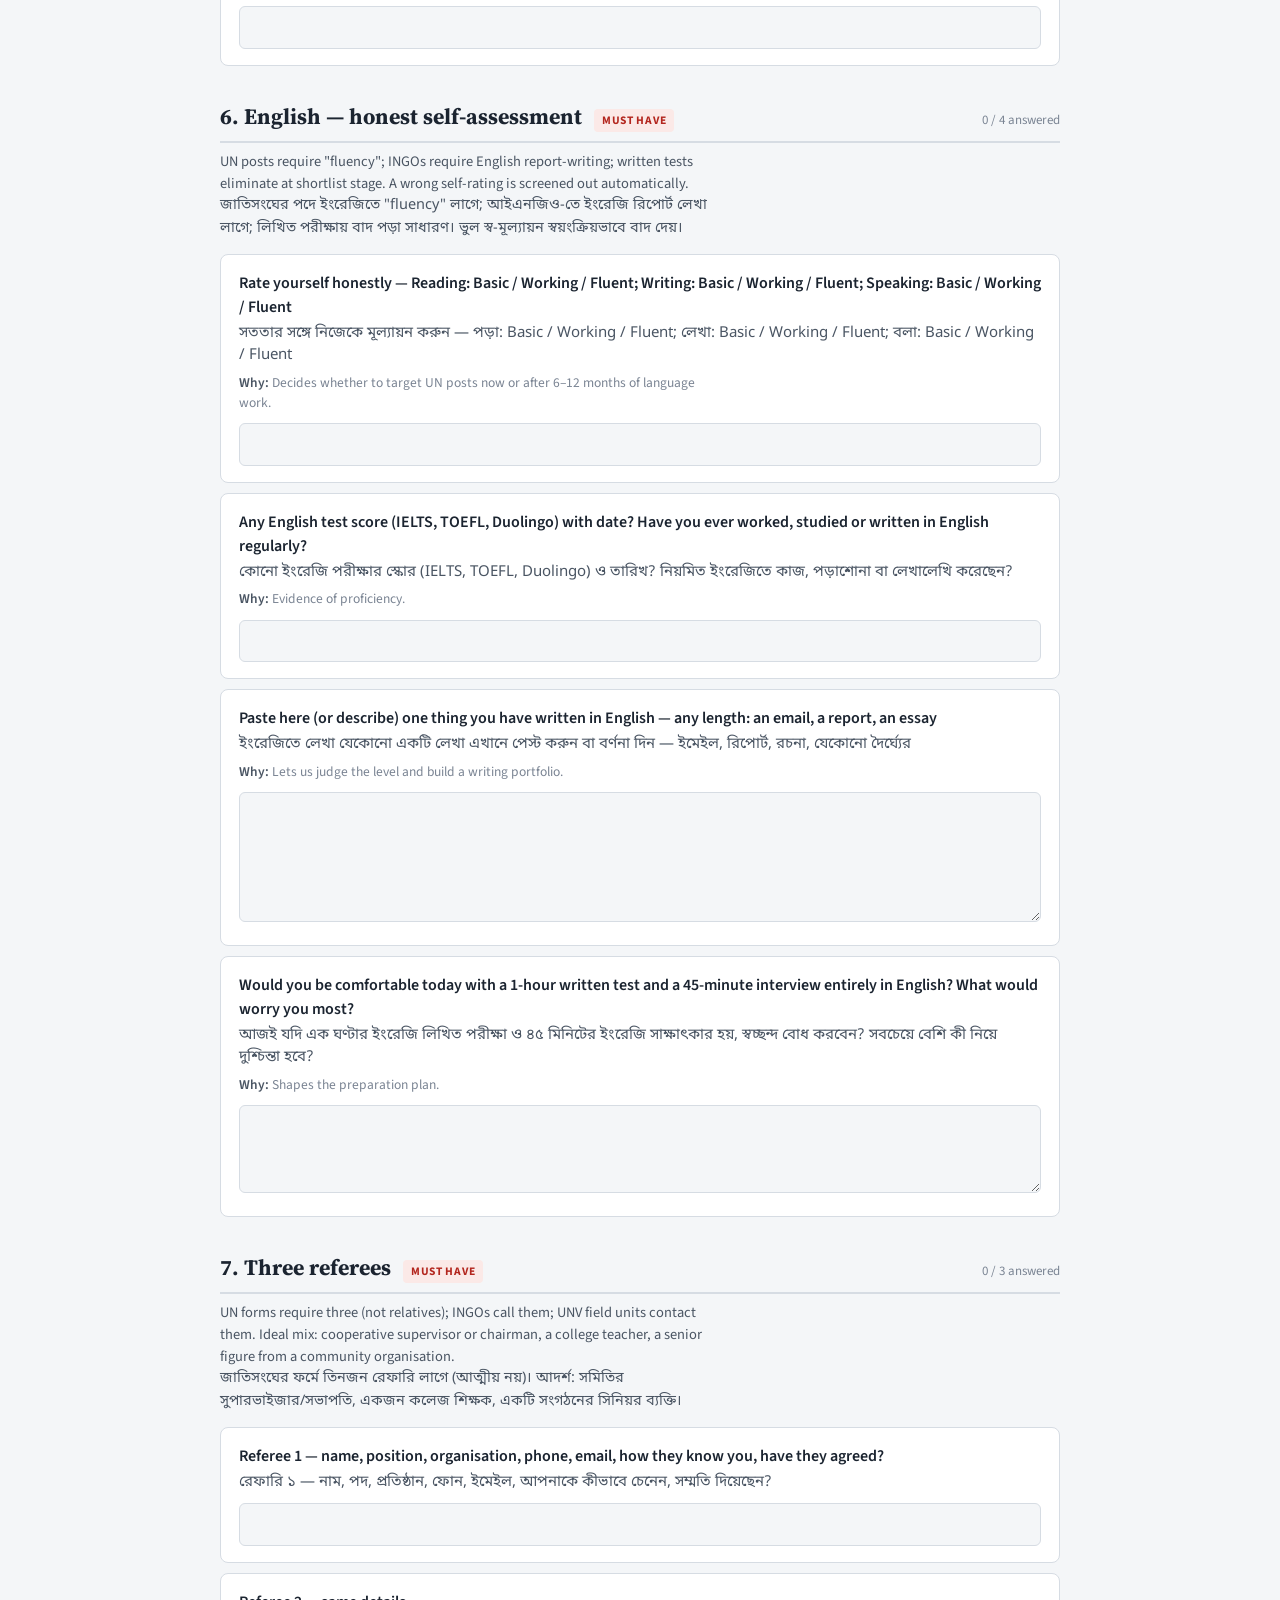
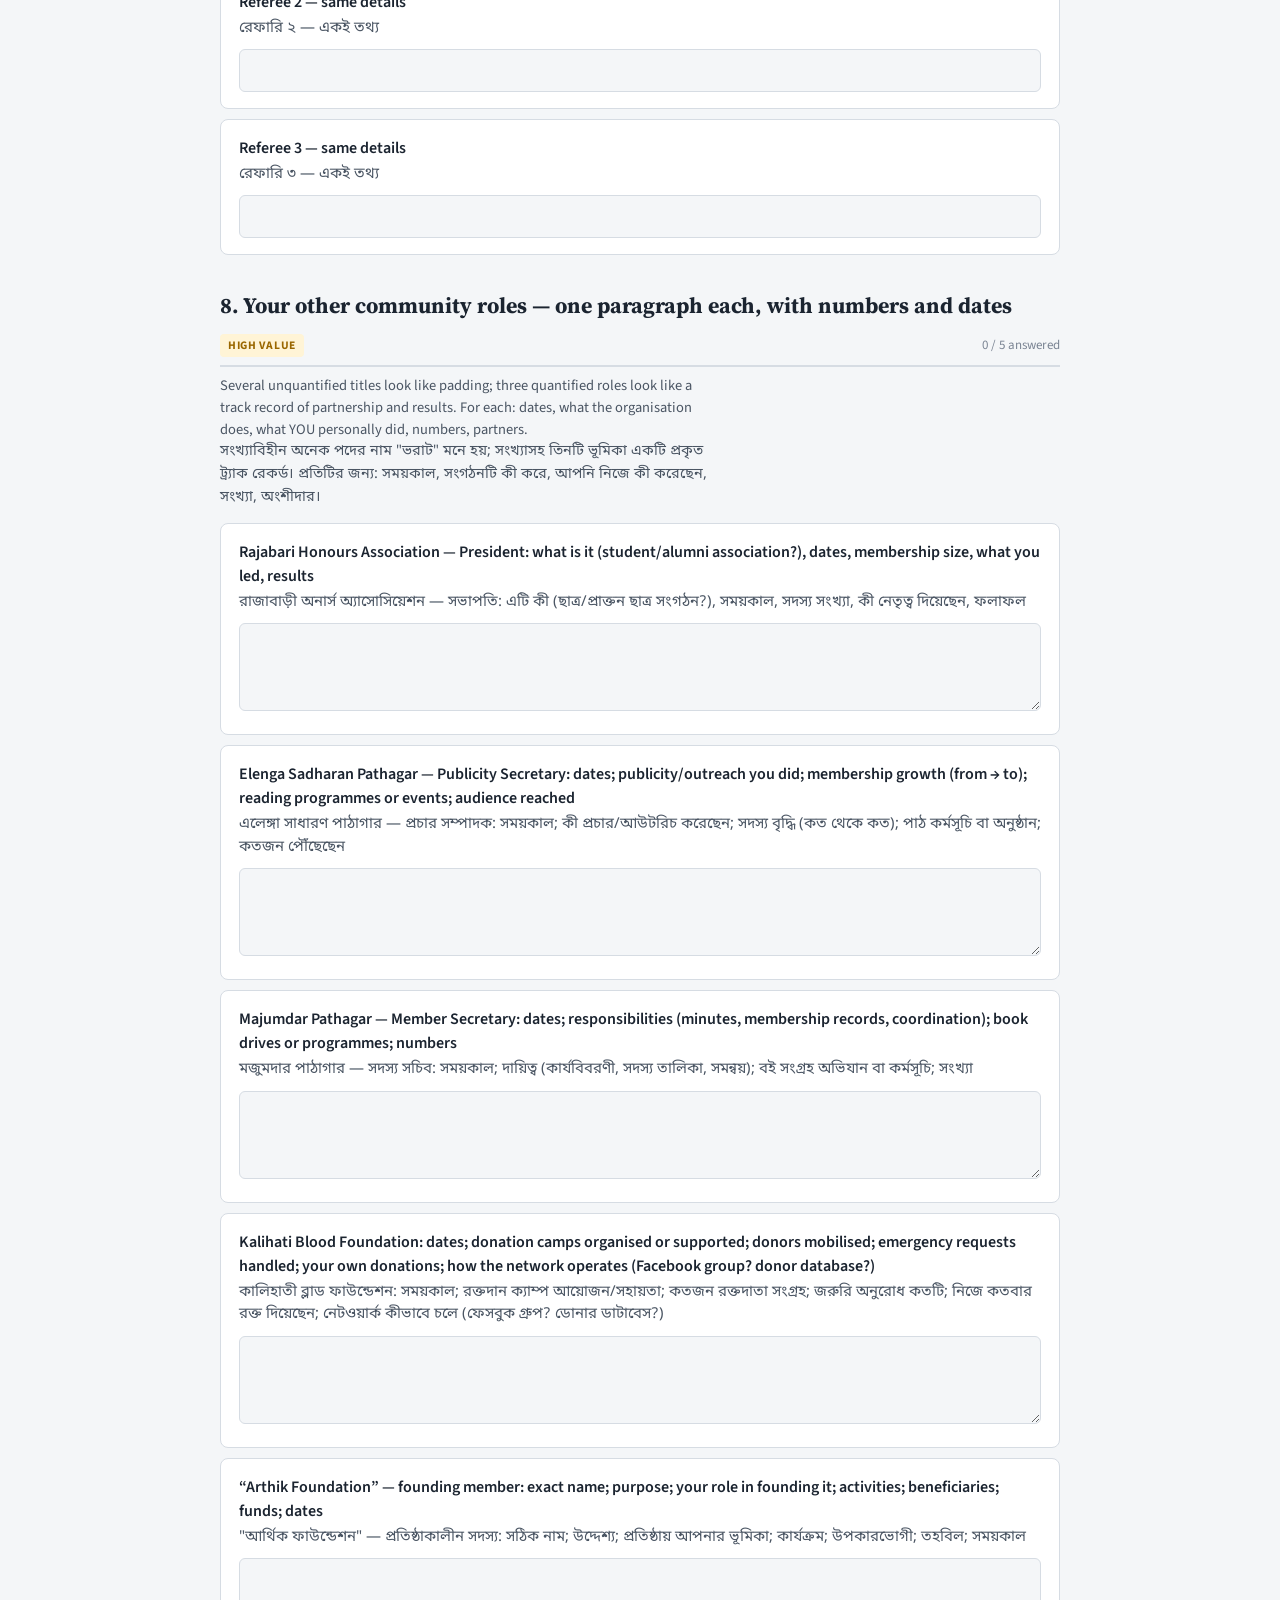
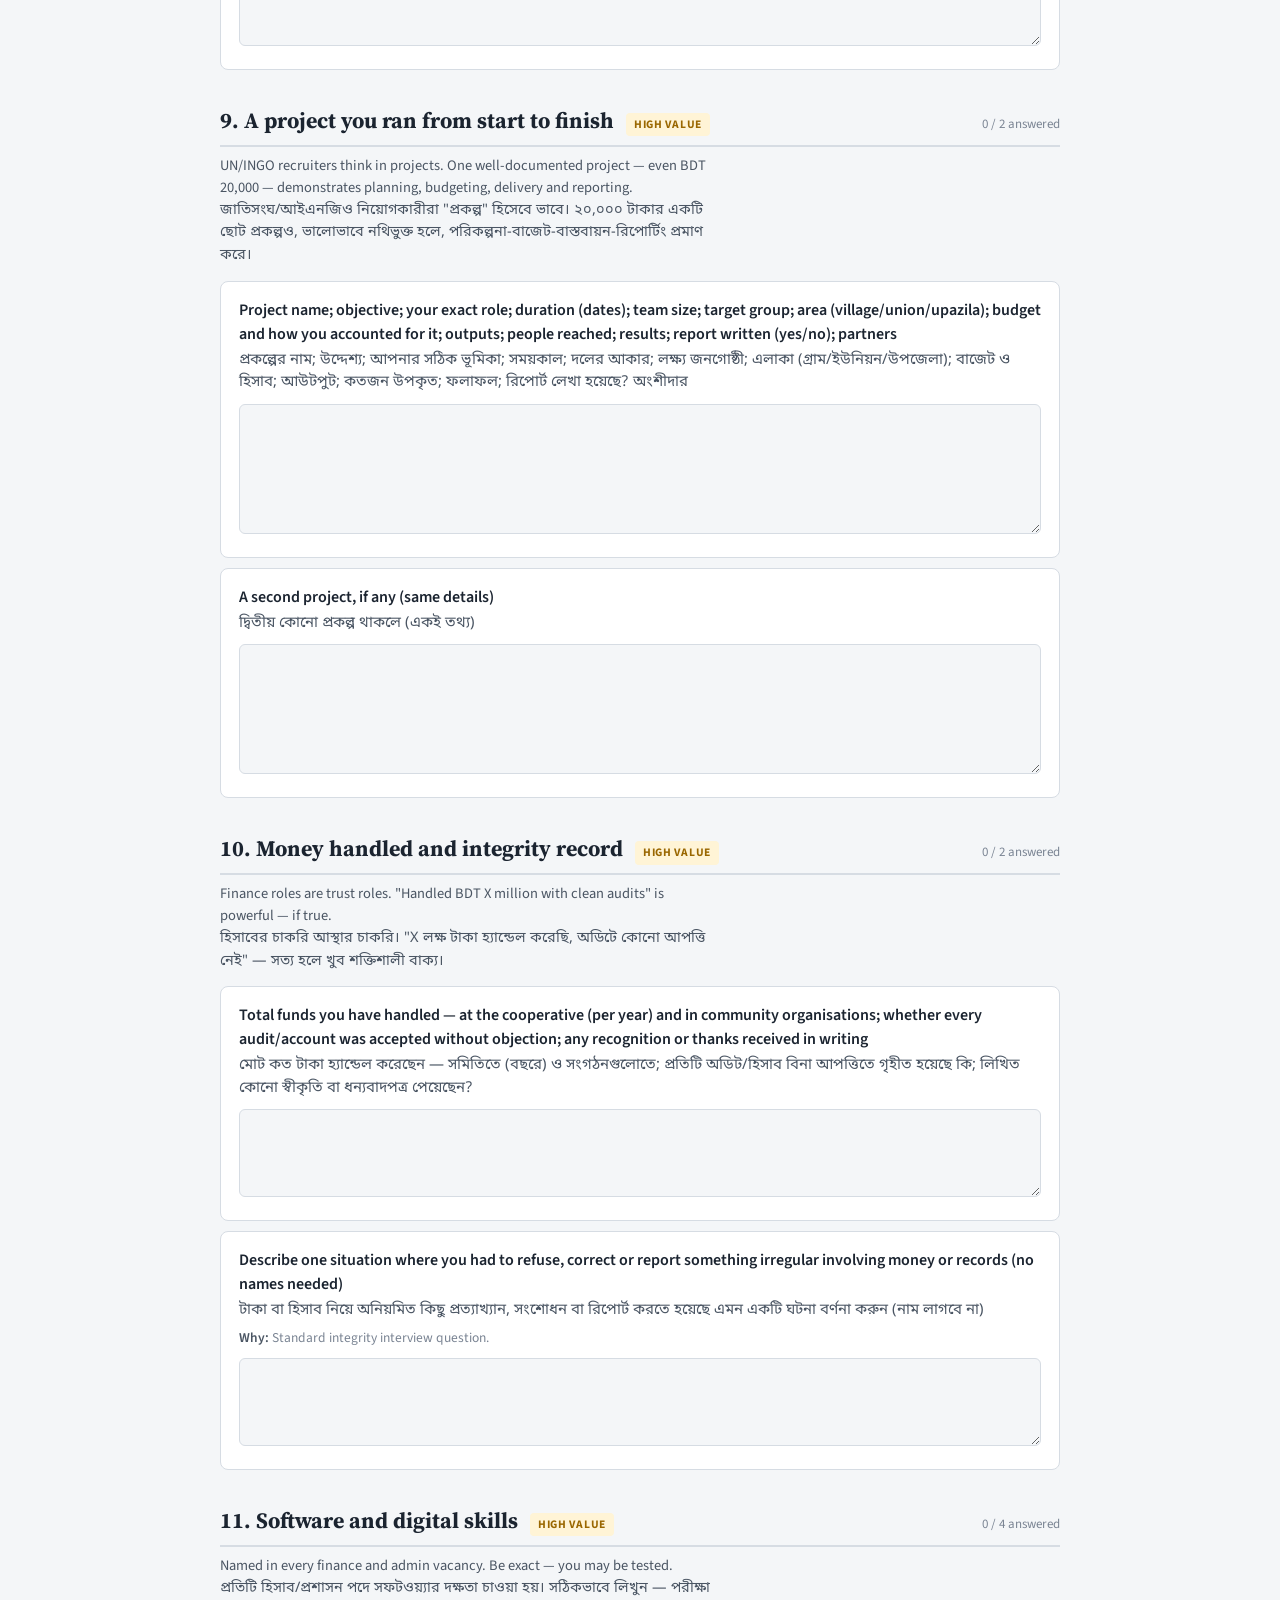
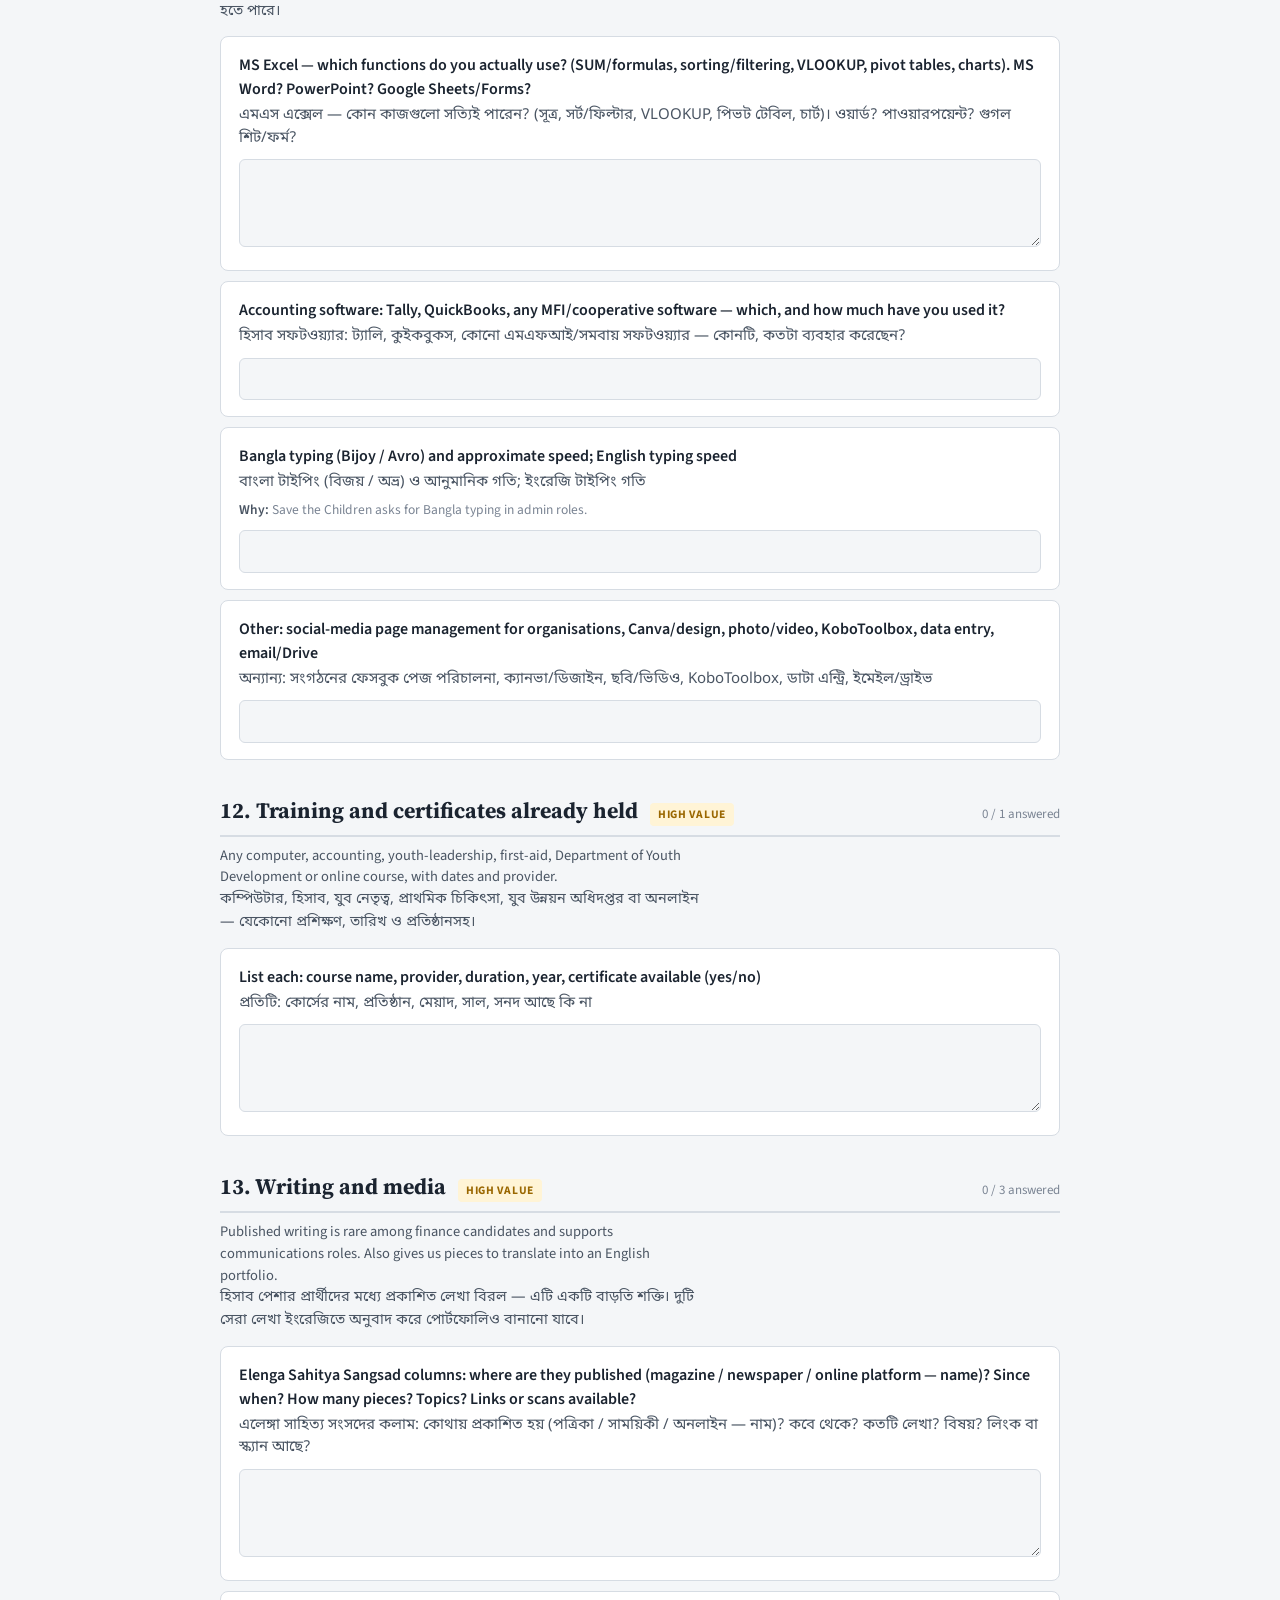
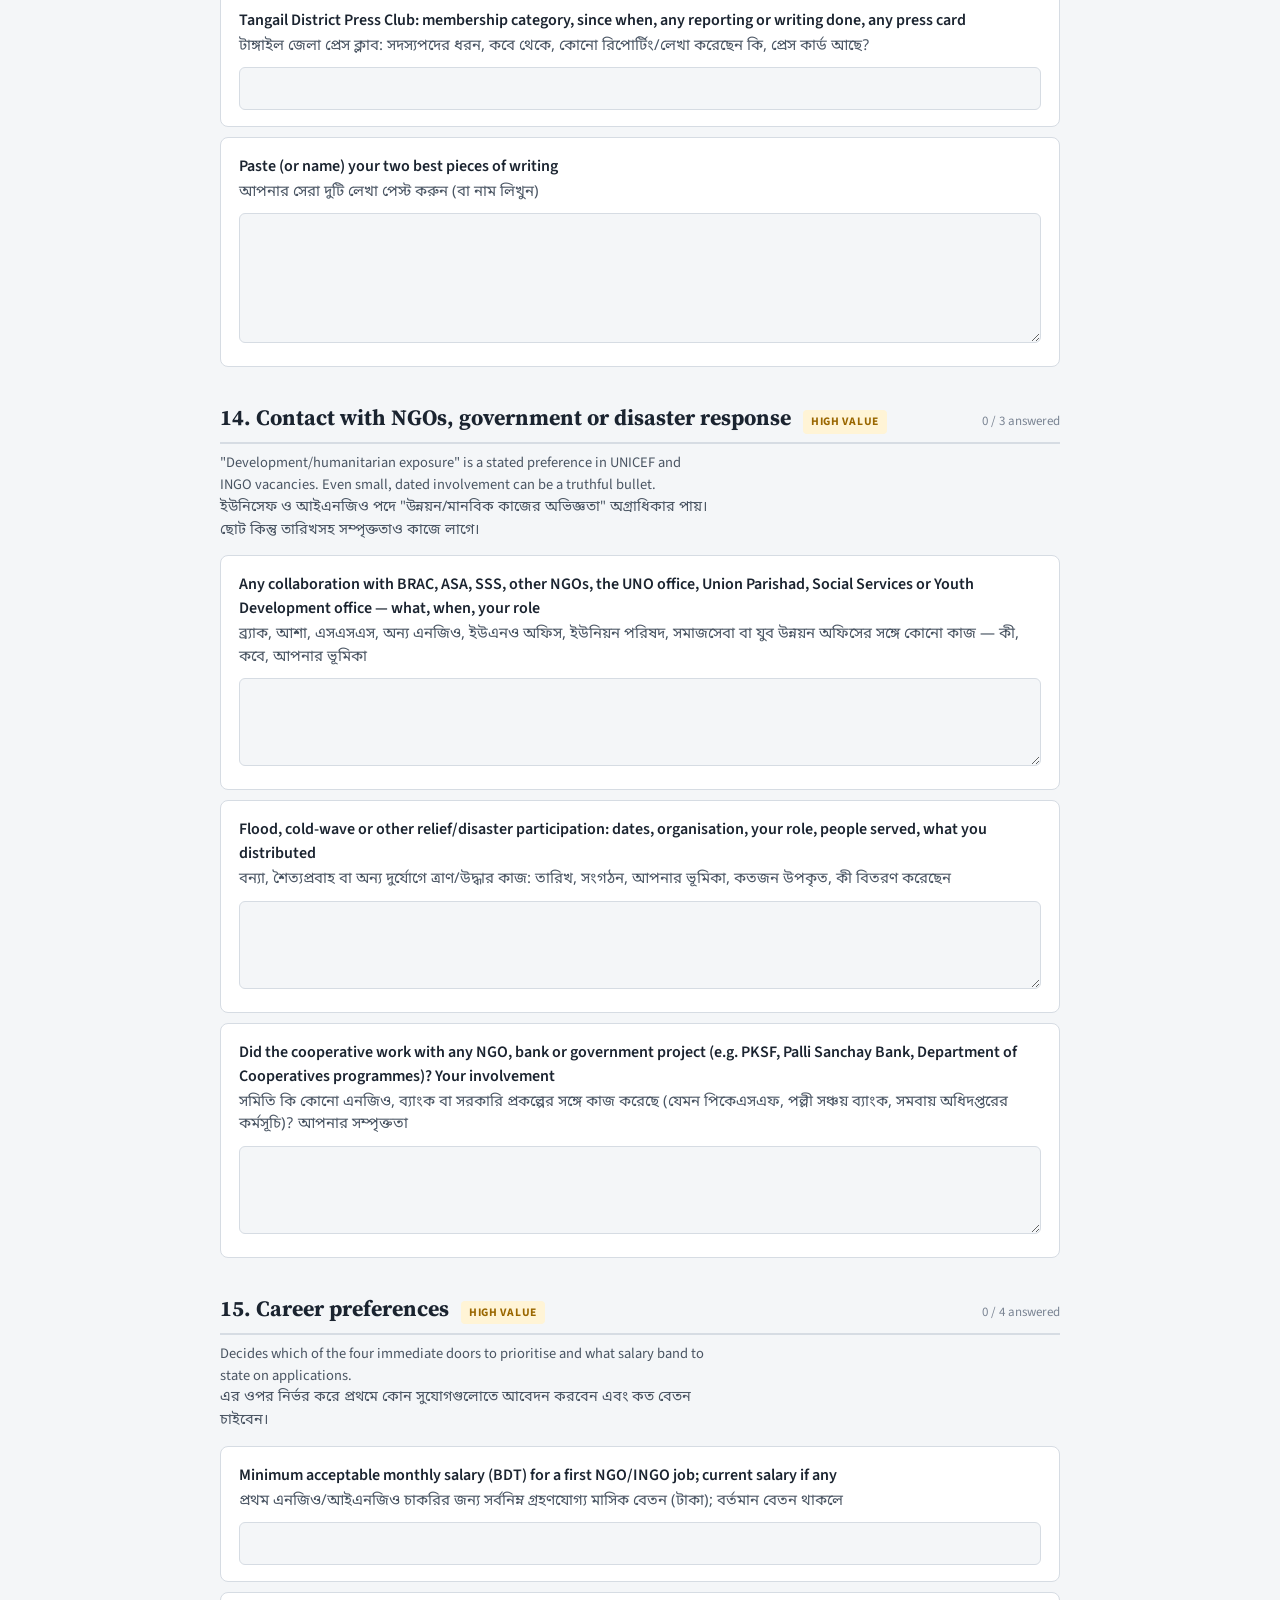
<file: intake/index.html>
<!doctype html>
<html lang="en">
<head>
<meta charset="utf-8">
<meta name="viewport" content="width=device-width, initial-scale=1">
<title>Sadibne Munsur Career Intake</title>
</head>
<body style="margin:0">
<link rel="stylesheet" href="https://fonts.googleapis.com/css2?family=Source+Serif+4:wght@600;700&family=Source+Sans+3:wght@400;600;700&family=Noto+Sans+Bengali:wght@400;600&display=swap">
<style>
:root{
  --ink:#1B2430; --ink-2:#4A5563; --ink-3:#7A8493;
  --ground:#F4F6F8; --paper:#FFFFFF; --line:#D6DCE3; --line-2:#E8ECF0;
  --accent:#1F5F8B; --accent-ink:#FFFFFF; --accent-soft:#E4EEF6;
  --must:#B3261E; --must-soft:#FBE9E7;
  --high:#9A6700; --high-soft:#FFF4D6;
  --nice:#4A6B5A; --nice-soft:#E6F0EA;
  --ok:#2E7D4F; --focus:#1F5F8B;
}
@media (prefers-color-scheme: dark){ :root:not([data-theme="light"]){
  --ink:#E8ECF0; --ink-2:#B5BEC9; --ink-3:#8A94A0;
  --ground:#141A21; --paper:#1D2530; --line:#33404D; --line-2:#28323E;
  --accent:#6FB0E0; --accent-ink:#0F1A24; --accent-soft:#213445;
  --must:#F28B82; --must-soft:#3A2220;
  --high:#F2C14E; --high-soft:#3A3120;
  --nice:#8FC4A6; --nice-soft:#203028;
  --ok:#7ED39E; --focus:#6FB0E0;
}}
:root[data-theme="dark"]{
  --ink:#E8ECF0; --ink-2:#B5BEC9; --ink-3:#8A94A0;
  --ground:#141A21; --paper:#1D2530; --line:#33404D; --line-2:#28323E;
  --accent:#6FB0E0; --accent-ink:#0F1A24; --accent-soft:#213445;
  --must:#F28B82; --must-soft:#3A2220;
  --high:#F2C14E; --high-soft:#3A3120;
  --nice:#8FC4A6; --nice-soft:#203028;
  --ok:#7ED39E; --focus:#6FB0E0;
}
*{box-sizing:border-box}
body{margin:0;background:var(--ground);color:var(--ink);font-family:"Source Sans 3","Segoe UI",system-ui,sans-serif;font-size:16px;line-height:1.5}
.bn{font-family:"Noto Sans Bengali","Source Sans 3",system-ui,sans-serif}
h1,h2,h3{font-family:"Source Serif 4",Georgia,serif;text-wrap:balance;margin:0}
.bar{position:sticky;top:0;z-index:5;background:var(--paper);border-bottom:1px solid var(--line);}
.bar-in{max-width:880px;margin:0 auto;padding:10px 20px;display:flex;flex-wrap:wrap;gap:10px 16px;align-items:center}
.bar .name{font-family:"Source Serif 4",Georgia,serif;font-weight:700;font-size:17px;margin-right:auto}
.progress{display:flex;align-items:center;gap:8px;font-size:14px;color:var(--ink-2);font-variant-numeric:tabular-nums}
.progress .track{width:120px;height:6px;background:var(--line-2);border-radius:3px;overflow:hidden}
.progress .fill{height:100%;background:var(--accent);width:0%}
.status{font-size:13px;color:var(--ink-3);min-width:70px}
.status.ok{color:var(--ok)}
button{font:inherit;font-weight:600;font-size:14px;padding:7px 13px;border-radius:6px;border:1px solid var(--line);background:var(--paper);color:var(--ink);cursor:pointer}
button.primary{background:var(--accent);color:var(--accent-ink);border-color:var(--accent)}
button:focus-visible,textarea:focus-visible,input:focus-visible,select:focus-visible{outline:2px solid var(--focus);outline-offset:2px}
.wrap{max-width:880px;margin:0 auto;padding:28px 20px 80px}
.intro{background:var(--paper);border:1px solid var(--line);border-radius:8px;padding:22px 24px;margin-bottom:28px}
.intro h1{font-size:28px;margin-bottom:6px}
.intro p{margin:8px 0;max-width:68ch}
.intro .bn{color:var(--ink-2)}
.legend{display:flex;flex-wrap:wrap;gap:8px;margin-top:14px}
.tag{display:inline-block;font-size:11.5px;font-weight:700;letter-spacing:.06em;text-transform:uppercase;padding:3px 8px;border-radius:4px}
.tag.must{background:var(--must-soft);color:var(--must)}
.tag.high{background:var(--high-soft);color:var(--high)}
.tag.nice{background:var(--nice-soft);color:var(--nice)}
section.group{margin-bottom:34px}
.group-head{display:flex;align-items:baseline;gap:12px;flex-wrap:wrap;padding-bottom:8px;border-bottom:2px solid var(--line);margin-bottom:4px}
.group-head h2{font-size:22px}
.group-head .count{margin-left:auto;font-size:13px;color:var(--ink-3);font-variant-numeric:tabular-nums}
.group-note{font-size:14.5px;color:var(--ink-2);margin:8px 0 14px;max-width:70ch}
.q{background:var(--paper);border:1px solid var(--line);border-radius:8px;padding:16px 18px;margin-bottom:10px}
.q.done{border-left:4px solid var(--ok)}
.q label{display:block;font-weight:600;font-size:16px}
.q .bn{display:block;font-size:15px;color:var(--ink-2);margin-top:3px}
.q .why{font-size:13.5px;color:var(--ink-3);margin-top:6px;max-width:70ch}
.q .why b{color:var(--ink-2);font-weight:600}
.q textarea,.q input,.q select{width:100%;margin-top:10px;font:inherit;font-size:15px;padding:9px 11px;border:1px solid var(--line);border-radius:6px;background:var(--ground);color:var(--ink)}
.q textarea{min-height:88px;resize:vertical}
.q textarea.tall{min-height:130px}
.hintline{font-size:13px;color:var(--ink-3);margin-top:6px}
.docs{background:var(--paper);border:1px solid var(--line);border-radius:8px;padding:18px 20px}
.docs h2{font-size:20px;margin-bottom:8px}
.docs ul{margin:8px 0 0;padding-left:20px;columns:2;column-gap:28px}
.docs li{margin-bottom:5px;break-inside:avoid;font-size:15px}
.docs .chk{display:flex;gap:8px;align-items:flex-start}
.docs input[type=checkbox]{margin-top:5px}
.foot{margin-top:30px;display:flex;flex-wrap:wrap;gap:10px;align-items:center}
.foot .note{font-size:13.5px;color:var(--ink-3);flex-basis:100%}
.toast{position:fixed;left:50%;bottom:24px;transform:translateX(-50%);background:var(--ink);color:var(--ground);padding:10px 16px;border-radius:6px;font-size:14px;opacity:0;pointer-events:none;transition:opacity .2s}
.toast.show{opacity:1}
@media (max-width:640px){.docs ul{columns:1}.progress .track{width:80px}}
@media print{
  .bar,.foot,.intro .legend,button{display:none!important}
  body{background:#fff;color:#000}
  .q,.intro,.docs{border:none;padding:6px 0;break-inside:avoid;background:#fff}
  .q textarea,.q input{display:none}
  .q .answer{display:block!important;white-space:pre-wrap;border-left:3px solid #999;padding:4px 10px;margin-top:6px;font-size:14px}
  .q .why{display:none}
}
.q .answer{display:none}
</style>

<div class="bar"><div class="bar-in">
  <span class="name">Career Intake — Sadibne Munsur</span>
  <span class="progress"><span class="track"><span class="fill" id="fill"></span></span><span id="prog">0 / 0</span></span>
  <span class="status" id="status">Not saved yet</span>
  <button type="button" id="btnExport" class="primary">Export answers</button>
  <button type="button" id="btnCopy">Copy all</button>
  <button type="button" id="btnPrint">Print / PDF</button>
  <button type="button" id="btnImport">Load file</button>
  <input type="file" id="fileIn" accept=".json,.txt" hidden>
</div></div>

<div class="wrap">
  <div class="intro">
    <h1>Information needed for your international-development CV</h1>
    <p>Answer as many questions as you can, in English or Bangla. <b>Exact numbers, dates and names matter far more than polished language</b> — a recruiter who finds one inflated figure discounts everything else, and UN Volunteers and BRAC verify with referees. If you don't know something, write "don't know" rather than guessing. Your answers save automatically in this browser; when finished, press <b>Export answers</b> and send the file back.</p>
    <p class="bn">যতগুলো প্রশ্নের উত্তর দিতে পারেন দিন — বাংলা বা ইংরেজি যেকোনো ভাষায়। <b>সঠিক সংখ্যা, তারিখ ও নাম সবচেয়ে গুরুত্বপূর্ণ</b>; সুন্দর ভাষার চেয়ে নির্ভুল তথ্য অনেক বেশি কাজে লাগবে। বাড়িয়ে লিখবেন না — একটি বাড়ানো সংখ্যা ধরা পড়লে পুরো সিভির বিশ্বাসযোগ্যতা নষ্ট হয়। কিছু না জানলে "জানি না" লিখুন। উত্তর এই ব্রাউজারে স্বয়ংক্রিয়ভাবে সেভ হবে; শেষ হলে <b>Export answers</b> চাপুন এবং ফাইলটি পাঠিয়ে দিন।</p>
    <div class="legend"><span class="tag must">Must have — CV cannot be finished without it</span><span class="tag high">High value — turns titles into a track record</span><span class="tag nice">Nice to have</span></div>
  </div>

  <div id="form"></div>

  <div class="docs" id="docs">
    <h2>Documents to collect and scan (PDF or clear photo)</h2>
    <p class="bn" style="margin:0 0 6px;color:var(--ink-2);font-size:14.5px">নিচের কাগজগুলো সংগ্রহ করে স্ক্যান বা পরিষ্কার ছবি তুলে রাখুন। যেগুলো পেয়েছেন টিক দিন।</p>
    <ul id="doclist"></ul>
  </div>

  <div class="foot">
    <button type="button" id="btnExport2" class="primary">Export answers</button>
    <button type="button" id="btnCopy2">Copy all</button>
    <button type="button" id="btnClear">Clear everything</button>
    <span class="note">Export produces a text file with every question and your answer, plus a machine-readable copy. Nothing is sent anywhere automatically — you send the file yourself.</span>
  </div>
</div>
<div class="toast" id="toast"></div>

<script>
const S = [
 { id:'coop', pri:'must', title:'1. Your job at the cooperative (Somobai Somiti)', note:'This is the most important block. Every international recruiter first counts months of relevant experience and searches for exact finance words (ledger, voucher, reconciliation, audit, financial statements). Right now the CV has none of them.', bn:'এটিই সবচেয়ে গুরুত্বপূর্ণ অংশ। আন্তর্জাতিক নিয়োগকারীরা প্রথমে অভিজ্ঞতার মাস গোনে এবং হিসাবরক্ষণের নির্দিষ্ট শব্দ খোঁজে।', q:[
  ['coop_name','Full registered name of the cooperative, its type (savings & credit / multipurpose / other), registration number, and the Upazila Cooperative Office it reports to','সমবায় সমিতির পূর্ণ নিবন্ধিত নাম, ধরন (সঞ্চয় ও ঋণদান / বহুমুখী / অন্য), নিবন্ধন নম্বর এবং কোন উপজেলা সমবায় অফিসের অধীনে','Employers are verified; the registration proves it is a regulated institution.'],
  ['coop_dates','Start month/year and end month/year (or "still working"). Full-time or part-time? If part-time, hours per week. Job title on your appointment letter.','শুরু ও শেষের মাস/বছর (এখনো চাকরি করলে "চলমান")। ফুল-টাইম না পার্ট-টাইম? পার্ট-টাইম হলে সপ্তাহে কত ঘণ্টা। নিয়োগপত্রে পদের নাম কী?','UN forms require exact dates and full-time/part-time status; months decide which grades you are eligible for.','input'],
  ['coop_sup','Supervisor’s name, role (manager / committee chairman) and phone or email','সুপারভাইজারের নাম, পদ (ম্যানেজার / সভাপতি) ও ফোন/ইমেইল','Used as a referee and for verification.','input'],
  ['coop_scale','Number of members; approximate total member savings and loan portfolio (BDT); number of staff','সদস্য সংখ্যা; মোট সঞ্চয় ও ঋণের আনুমানিক পরিমাণ (টাকায়); কর্মী সংখ্যা','Makes your role comparable to an NGO finance assistant ("kept books for N members / BDT X").'],
  ['coop_books','Which books did YOU personally keep? Cash book, member savings ledger, loan ledger, share register, bank book, vouchers, passbooks… Were they manual, Excel, or software (which one)?','আপনি নিজে কোন কোন খাতা/রেজিস্টার রাখতেন? ক্যাশ বই, সদস্য সঞ্চয় খাতা, ঋণ খাতা, শেয়ার রেজিস্টার, ব্যাংক বই, ভাউচার, পাসবই… হাতে লেখা, এক্সেল, নাকি সফটওয়্যার (কোনটি)?','These are the exact keywords finance vacancies filter on.','tall'],
  ['coop_reports','Which reports did you prepare, how often, and for whom? (monthly statement for the management committee, annual accounts for the AGM, returns to the Upazila office, bank reconciliation, budget…)','কোন কোন রিপোর্ট তৈরি করতেন, কত দিন পর পর, কার জন্য? (ব্যবস্থাপনা কমিটির মাসিক হিসাব, বার্ষিক সাধারণ সভার হিসাব, উপজেলা অফিসে রিটার্ন, ব্যাংক রিকনসিলিয়েশন, বাজেট…)','"Financial reporting" needs to be specific to count.','tall'],
  ['coop_audit','Your role in the annual Department of Cooperatives audit: what you prepared, when the audits happened, and the result (any objections or a clean report?)','সমবায় অধিদপ্তরের বার্ষিক অডিটে আপনার ভূমিকা: কী প্রস্তুত করতেন, কবে অডিট হয়েছে, ফলাফল কী (আপত্তি ছিল, নাকি ক্লিন রিপোর্ট)?','"Supported N statutory audits with no objections" is the strongest sentence an entry-level accountant can write.'],
  ['coop_cash','Did you collect savings, disburse loans or recover loans? Approximate monthly amounts handled (BDT), number of members served, recovery rate if known','সঞ্চয় আদায়, ঋণ বিতরণ বা ঋণ আদায় করতেন? মাসে আনুমানিক কত টাকা হ্যান্ডেল করতেন, কতজন সদস্য, আদায়ের হার (জানা থাকলে)','Micro-finance-adjacent skill valued by BRAC, ASA, SSS and cash-and-voucher programmes.'],
  ['coop_improve','Anything you improved or introduced (e.g. moved records to Excel, a new register, faster reporting, found and corrected an error, VAT/TDS handling)','কিছু উন্নতি বা নতুন কিছু চালু করেছেন? (যেমন খাতা এক্সেলে নেওয়া, নতুন রেজিস্টার, দ্রুত রিপোর্টিং, ভুল খুঁজে সংশোধন, ভ্যাট/টিডিএস)','Gives an achievement bullet and an interview story for "innovation".'],
  ['coop_cert','Can you get a dated, signed experience certificate on the cooperative’s letterhead listing your duties? If yes, by when?','সমিতির প্যাডে তারিখসহ স্বাক্ষরিত, দায়িত্বের বিবরণসহ অভিজ্ঞতার সনদ পেতে পারবেন? পারলে কবে নাগাদ?','This single document matters more than anything else on the list.','input'],
 ]},
 { id:'timeline', pri:'must', title:'2. Complete timeline since 2019', note:'Every job, internship, tuition, family business, study period or gap, with month/year. UN and INGO forms reject unexplained gaps.', bn:'২০১৯ থেকে এখন পর্যন্ত প্রতিটি চাকরি, ইন্টার্নশিপ, টিউশনি, পারিবারিক ব্যবসা, পড়াশোনা বা বিরতি — মাস/বছরসহ। ফাঁক থাকলে জাতিসংঘের ফর্মে সমস্যা হয়।', q:[
  ['tl_list','List each period in order: from (month/year) – to (month/year): what you were doing, where, paid or unpaid','ক্রমানুসারে লিখুন: কোন মাস/বছর থেকে কোন মাস/বছর পর্যন্ত — কী করছিলেন, কোথায়, বেতনভুক্ত না অবৈতনিক','A clean, gap-free chronology is required for the UN P11 and every online profile.','tall'],
 ]},
 { id:'byso', pri:'must', title:'3. Bangladesh Young Star Social Organization (BYSO) — your presidency', note:'This is your strongest differentiator and is currently only a title. BRAC’s Young Professionals Programme and UN Volunteers explicitly assess demonstrated leadership with results.', bn:'এটি আপনার সবচেয়ে বড় শক্তি, কিন্তু এখন শুধু একটি পদের নাম। ব্র্যাক ইয়াং প্রফেশনালস ও জাতিসংঘ স্বেচ্ছাসেবক কর্মসূচি ফলাফলসহ নেতৃত্বের প্রমাণ চায়।', q:[
  ['byso_what','Is your organisation a Tangail unit of the national “Bangladesh Youngster Social Organization” (Comilla-based) or an independent Tangail organisation? When was it founded and what does it do (one or two lines)?','আপনার সংগঠনটি কি জাতীয় "বাংলাদেশ ইয়াংস্টার সোশ্যাল অর্গানাইজেশন"-এর টাঙ্গাইল শাখা, নাকি স্বতন্ত্র টাঙ্গাইলভিত্তিক সংগঠন? কবে প্রতিষ্ঠিত এবং কী কাজ করে (এক-দুই লাইনে)?','Recruiters check organisations online; the description must be accurate and consistent.'],
  ['byso_reg','Is it enlisted with the Department of Youth Development or Department of Social Services? Registration/enlistment number and year, if yes','যুব উন্নয়ন অধিদপ্তর বা সমাজসেবা অধিদপ্তরে তালিকাভুক্ত/নিবন্ধিত? হলে নম্বর ও সাল','Government enlistment turns an informal presidency into a recognised credential. If not enlisted, it is worth doing now (free, ~10 days).','input'],
  ['byso_term','Your term as President: from (month/year) to (month/year or present). Previous positions held in BYSO, if any','সভাপতি হিসেবে মেয়াদ: কোন মাস/বছর থেকে কোন মাস/বছর (বা চলমান)। এর আগে অন্য কোনো পদে ছিলেন?','Dates make it countable.','input'],
  ['byso_size','Size of the executive committee; number of general members; number of active volunteers','কার্যকরী কমিটির সদস্য সংখ্যা; সাধারণ সদস্য সংখ্যা; সক্রিয় স্বেচ্ছাসেবক সংখ্যা','"Led a 15-member committee and 60 volunteers" is a leadership metric.','input'],
  ['byso_activities','Main activities each year, WITH NUMBERS: events held, people/families reached, blood units, trees planted, students supported, relief distributed, etc.','প্রতি বছরের প্রধান কার্যক্রম — সংখ্যাসহ: কতটি অনুষ্ঠান, কতজন মানুষ/পরিবার উপকৃত, কত ব্যাগ রক্ত, কতটি গাছ, কতজন শিক্ষার্থী, ত্রাণ বিতরণ ইত্যাদি','Unquantified volunteering is discounted to zero; quantified volunteering is what these programmes reward.','tall'],
  ['byso_money','Funds raised and managed per year (BDT), where the money came from, and how it was accounted for (receipts, expenditure statements, bank account, audit by members?)','প্রতি বছর কত টাকা সংগ্রহ ও ব্যবস্থাপনা করেছেন, টাকা কোথা থেকে এসেছে, এবং হিসাব কীভাবে রাখা হয়েছে (রসিদ, ব্যয় বিবরণী, ব্যাংক হিসাব, সদস্যদের অডিট?)','Links your community role to finance and integrity.'],
  ['byso_partners','Partners you worked with: UNO office, Union Parishad / Pourashava, schools, businesses, NGOs, other organisations — and what each partnership achieved','যাদের সঙ্গে কাজ করেছেন: ইউএনও অফিস, ইউনিয়ন পরিষদ/পৌরসভা, স্কুল, ব্যবসা প্রতিষ্ঠান, এনজিও, অন্য সংগঠন — এবং প্রতিটি অংশীদারিত্বে কী অর্জন হয়েছে','Maps to the UNICEF competency "Builds and maintains partnerships".'],
  ['byso_flagship','Two flagship achievements, each with numbers: what the problem was, what YOU personally did, team size, budget, result','সবচেয়ে গর্বের দুটি অর্জন — সংখ্যাসহ: সমস্যা কী ছিল, আপনি নিজে কী করেছেন, দলের আকার, বাজেট, ফলাফল','Becomes the headline bullets and your interview stories.','tall'],
  ['byso_links','Facebook page link, photos, news clippings, certificates — list what exists','ফেসবুক পেজের লিংক, ছবি, পত্রিকার কাটিং, সনদ — যা আছে তালিকা করুন','Verification and LinkedIn.'],
 ]},
 { id:'identity', pri:'must', title:'4. Identity and eligibility', note:'Mismatched names fail background checks; your age decides which programmes are open (BRAC YPP ≤30, ASA ≤32, UN Youth Volunteer <26).', bn:'নাম না মিললে ব্যাকগ্রাউন্ড চেক আটকে যায়; বয়সের ওপর নির্ভর করে কোন কর্মসূচিতে আবেদন করা যাবে।', q:[
  ['id_name','Your name exactly as written on your NID and on your academic certificates (if they differ, write both)','জাতীয় পরিচয়পত্র ও শিক্ষা সনদে আপনার নাম হুবহু যেভাবে লেখা (ভিন্ন হলে দুটোই লিখুন)','Must match every application form.','input'],
  ['id_dob','Date of birth (as on NID)','জন্ম তারিখ (এনআইডি অনুযায়ী)','Age limits for BRAC YPP, ASA and UNV Youth.','input'],
  ['id_reloc','Are you willing to relocate? To Cox’s Bazar? Anywhere in Bangladesh? From what date are you available?','অন্য জেলায় যেতে রাজি? কক্সবাজারে? বাংলাদেশের যেকোনো জায়গায়? কবে থেকে যোগ দিতে পারবেন?','Most UN/INGO assistant posts are in Cox’s Bazar; this decides which vacancies to target.','input'],
  ['id_contact','Confirm mobile number, email, present address and permanent address. Do you have a LinkedIn profile (link)?','মোবাইল নম্বর, ইমেইল, বর্তমান ও স্থায়ী ঠিকানা নিশ্চিত করুন। লিংকডইন প্রোফাইল আছে? (লিংক)','Contact block of the CV; LinkedIn is expected by INGO/UN recruiters.'],
 ]},
 { id:'edu', pri:'must', title:'5. Education details', note:'Degree subject is a hard filter; the subject list supports claims like "knowledge of auditing and taxation".', bn:'ডিগ্রির বিষয় একটি কঠোর ফিল্টার; বিষয়তালিকা "অডিটিং/ট্যাক্সেশন জানেন" এই দাবিকে সমর্থন করে।', q:[
  ['edu_degree','Exact degree title (BBA Honours / B.Com Honours / BSS… in Accounting), session years (e.g. 2018–19 to 2022–23), year the final result was published, National University registration number','ডিগ্রির সঠিক নাম (বিবিএ অনার্স / বিকম অনার্স… হিসাববিজ্ঞান), সেশন (যেমন ২০১৮-১৯ থেকে ২০২২-২৩), চূড়ান্ত ফল প্রকাশের বছর, জাতীয় বিশ্ববিদ্যালয় রেজিস্ট্রেশন নম্বর','Accurate education section for the P11.'],
  ['edu_subjects','Subjects studied that included auditing, taxation, cost/management accounting, financial statement analysis, business statistics, computer applications — list them','অডিটিং, ট্যাক্সেশন, কস্ট/ম্যানেজমেন্ট অ্যাকাউন্টিং, আর্থিক বিবরণী বিশ্লেষণ, পরিসংখ্যান, কম্পিউটার — যে বিষয়গুলো পড়েছেন তালিকা করুন','Keyword support for finance vacancies.'],
  ['edu_hsc','HSC group (Business Studies / Science / Humanities) and years at Notre Dame College; SSC school name spelling and years','এইচএসসি গ্রুপ (ব্যবসায় শিক্ষা / বিজ্ঞান / মানবিক) ও নটর ডেম কলেজে পড়ার বছর; এসএসসি স্কুলের নামের সঠিক বানান ও বছর','Consistency across forms.','input'],
 ]},
 { id:'english', pri:'must', title:'6. English — honest self-assessment', note:'UN posts require "fluency"; INGOs require English report-writing; written tests eliminate at shortlist stage. A wrong self-rating is screened out automatically.', bn:'জাতিসংঘের পদে ইংরেজিতে "fluency" লাগে; আইএনজিও-তে ইংরেজি রিপোর্ট লেখা লাগে; লিখিত পরীক্ষায় বাদ পড়া সাধারণ। ভুল স্ব-মূল্যায়ন স্বয়ংক্রিয়ভাবে বাদ দেয়।', q:[
  ['en_rate','Rate yourself honestly — Reading: Basic / Working / Fluent; Writing: Basic / Working / Fluent; Speaking: Basic / Working / Fluent','সততার সঙ্গে নিজেকে মূল্যায়ন করুন — পড়া: Basic / Working / Fluent; লেখা: Basic / Working / Fluent; বলা: Basic / Working / Fluent','Decides whether to target UN posts now or after 6–12 months of language work.','input'],
  ['en_test','Any English test score (IELTS, TOEFL, Duolingo) with date? Have you ever worked, studied or written in English regularly?','কোনো ইংরেজি পরীক্ষার স্কোর (IELTS, TOEFL, Duolingo) ও তারিখ? নিয়মিত ইংরেজিতে কাজ, পড়াশোনা বা লেখালেখি করেছেন?','Evidence of proficiency.','input'],
  ['en_sample','Paste here (or describe) one thing you have written in English — any length: an email, a report, an essay','ইংরেজিতে লেখা যেকোনো একটি লেখা এখানে পেস্ট করুন বা বর্ণনা দিন — ইমেইল, রিপোর্ট, রচনা, যেকোনো দৈর্ঘ্যের','Lets us judge the level and build a writing portfolio.','tall'],
  ['en_comfort','Would you be comfortable today with a 1-hour written test and a 45-minute interview entirely in English? What would worry you most?','আজই যদি এক ঘণ্টার ইংরেজি লিখিত পরীক্ষা ও ৪৫ মিনিটের ইংরেজি সাক্ষাৎকার হয়, স্বচ্ছন্দ বোধ করবেন? সবচেয়ে বেশি কী নিয়ে দুশ্চিন্তা হবে?','Shapes the preparation plan.'],
 ]},
 { id:'refs', pri:'must', title:'7. Three referees', note:'UN forms require three (not relatives); INGOs call them; UNV field units contact them. Ideal mix: cooperative supervisor or chairman, a college teacher, a senior figure from a community organisation.', bn:'জাতিসংঘের ফর্মে তিনজন রেফারি লাগে (আত্মীয় নয়)। আদর্শ: সমিতির সুপারভাইজার/সভাপতি, একজন কলেজ শিক্ষক, একটি সংগঠনের সিনিয়র ব্যক্তি।', q:[
  ['ref_1','Referee 1 — name, position, organisation, phone, email, how they know you, have they agreed?','রেফারি ১ — নাম, পদ, প্রতিষ্ঠান, ফোন, ইমেইল, আপনাকে কীভাবে চেনেন, সম্মতি দিয়েছেন?','','input'],
  ['ref_2','Referee 2 — same details','রেফারি ২ — একই তথ্য','','input'],
  ['ref_3','Referee 3 — same details','রেফারি ৩ — একই তথ্য','','input'],
 ]},
 { id:'roles', pri:'high', title:'8. Your other community roles — one paragraph each, with numbers and dates', note:'Several unquantified titles look like padding; three quantified roles look like a track record of partnership and results. For each: dates, what the organisation does, what YOU personally did, numbers, partners.', bn:'সংখ্যাবিহীন অনেক পদের নাম "ভরাট" মনে হয়; সংখ্যাসহ তিনটি ভূমিকা একটি প্রকৃত ট্র্যাক রেকর্ড। প্রতিটির জন্য: সময়কাল, সংগঠনটি কী করে, আপনি নিজে কী করেছেন, সংখ্যা, অংশীদার।', q:[
  ['r_rajabari','Rajabari Honours Association — President: what is it (student/alumni association?), dates, membership size, what you led, results','রাজাবাড়ী অনার্স অ্যাসোসিয়েশন — সভাপতি: এটি কী (ছাত্র/প্রাক্তন ছাত্র সংগঠন?), সময়কাল, সদস্য সংখ্যা, কী নেতৃত্ব দিয়েছেন, ফলাফল','',''],
  ['r_pathagar','Elenga Sadharan Pathagar — Publicity Secretary: dates; publicity/outreach you did; membership growth (from → to); reading programmes or events; audience reached','এলেঙ্গা সাধারণ পাঠাগার — প্রচার সম্পাদক: সময়কাল; কী প্রচার/আউটরিচ করেছেন; সদস্য বৃদ্ধি (কত থেকে কত); পাঠ কর্মসূচি বা অনুষ্ঠান; কতজন পৌঁছেছেন','',''],
  ['r_majumdar','Majumdar Pathagar — Member Secretary: dates; responsibilities (minutes, membership records, coordination); book drives or programmes; numbers','মজুমদার পাঠাগার — সদস্য সচিব: সময়কাল; দায়িত্ব (কার্যবিবরণী, সদস্য তালিকা, সমন্বয়); বই সংগ্রহ অভিযান বা কর্মসূচি; সংখ্যা','',''],
  ['r_blood','Kalihati Blood Foundation: dates; donation camps organised or supported; donors mobilised; emergency requests handled; your own donations; how the network operates (Facebook group? donor database?)','কালিহাতী ব্লাড ফাউন্ডেশন: সময়কাল; রক্তদান ক্যাম্প আয়োজন/সহায়তা; কতজন রক্তদাতা সংগ্রহ; জরুরি অনুরোধ কতটি; নিজে কতবার রক্ত দিয়েছেন; নেটওয়ার্ক কীভাবে চলে (ফেসবুক গ্রুপ? ডোনার ডাটাবেস?)','',''],
  ['r_arthik','“Arthik Foundation” — founding member: exact name; purpose; your role in founding it; activities; beneficiaries; funds; dates','"আর্থিক ফাউন্ডেশন" — প্রতিষ্ঠাকালীন সদস্য: সঠিক নাম; উদ্দেশ্য; প্রতিষ্ঠায় আপনার ভূমিকা; কার্যক্রম; উপকারভোগী; তহবিল; সময়কাল','',''],
 ]},
 { id:'project', pri:'high', title:'9. A project you ran from start to finish', note:'UN/INGO recruiters think in projects. One well-documented project — even BDT 20,000 — demonstrates planning, budgeting, delivery and reporting.', bn:'জাতিসংঘ/আইএনজিও নিয়োগকারীরা "প্রকল্প" হিসেবে ভাবে। ২০,০০০ টাকার একটি ছোট প্রকল্পও, ভালোভাবে নথিভুক্ত হলে, পরিকল্পনা-বাজেট-বাস্তবায়ন-রিপোর্টিং প্রমাণ করে।', q:[
  ['pj_1','Project name; objective; your exact role; duration (dates); team size; target group; area (village/union/upazila); budget and how you accounted for it; outputs; people reached; results; report written (yes/no); partners','প্রকল্পের নাম; উদ্দেশ্য; আপনার সঠিক ভূমিকা; সময়কাল; দলের আকার; লক্ষ্য জনগোষ্ঠী; এলাকা (গ্রাম/ইউনিয়ন/উপজেলা); বাজেট ও হিসাব; আউটপুট; কতজন উপকৃত; ফলাফল; রিপোর্ট লেখা হয়েছে? অংশীদার','','tall'],
  ['pj_2','A second project, if any (same details)','দ্বিতীয় কোনো প্রকল্প থাকলে (একই তথ্য)','','tall'],
 ]},
 { id:'integrity', pri:'high', title:'10. Money handled and integrity record', note:'Finance roles are trust roles. "Handled BDT X million with clean audits" is powerful — if true.', bn:'হিসাবের চাকরি আস্থার চাকরি। "X লক্ষ টাকা হ্যান্ডেল করেছি, অডিটে কোনো আপত্তি নেই" — সত্য হলে খুব শক্তিশালী বাক্য।', q:[
  ['int_total','Total funds you have handled — at the cooperative (per year) and in community organisations; whether every audit/account was accepted without objection; any recognition or thanks received in writing','মোট কত টাকা হ্যান্ডেল করেছেন — সমিতিতে (বছরে) ও সংগঠনগুলোতে; প্রতিটি অডিট/হিসাব বিনা আপত্তিতে গৃহীত হয়েছে কি; লিখিত কোনো স্বীকৃতি বা ধন্যবাদপত্র পেয়েছেন?','','' ],
  ['int_story','Describe one situation where you had to refuse, correct or report something irregular involving money or records (no names needed)','টাকা বা হিসাব নিয়ে অনিয়মিত কিছু প্রত্যাখ্যান, সংশোধন বা রিপোর্ট করতে হয়েছে এমন একটি ঘটনা বর্ণনা করুন (নাম লাগবে না)','Standard integrity interview question.',''],
 ]},
 { id:'skills', pri:'high', title:'11. Software and digital skills', note:'Named in every finance and admin vacancy. Be exact — you may be tested.', bn:'প্রতিটি হিসাব/প্রশাসন পদে সফটওয়্যার দক্ষতা চাওয়া হয়। সঠিকভাবে লিখুন — পরীক্ষা হতে পারে।', q:[
  ['sk_excel','MS Excel — which functions do you actually use? (SUM/formulas, sorting/filtering, VLOOKUP, pivot tables, charts). MS Word? PowerPoint? Google Sheets/Forms?','এমএস এক্সেল — কোন কাজগুলো সত্যিই পারেন? (সূত্র, সর্ট/ফিল্টার, VLOOKUP, পিভট টেবিল, চার্ট)। ওয়ার্ড? পাওয়ারপয়েন্ট? গুগল শিট/ফর্ম?','',''],
  ['sk_acct','Accounting software: Tally, QuickBooks, any MFI/cooperative software — which, and how much have you used it?','হিসাব সফটওয়্যার: ট্যালি, কুইকবুকস, কোনো এমএফআই/সমবায় সফটওয়্যার — কোনটি, কতটা ব্যবহার করেছেন?','','input'],
  ['sk_typing','Bangla typing (Bijoy / Avro) and approximate speed; English typing speed','বাংলা টাইপিং (বিজয় / অভ্র) ও আনুমানিক গতি; ইংরেজি টাইপিং গতি','Save the Children asks for Bangla typing in admin roles.','input'],
  ['sk_other','Other: social-media page management for organisations, Canva/design, photo/video, KoboToolbox, data entry, email/Drive','অন্যান্য: সংগঠনের ফেসবুক পেজ পরিচালনা, ক্যানভা/ডিজাইন, ছবি/ভিডিও, KoboToolbox, ডাটা এন্ট্রি, ইমেইল/ড্রাইভ','','input'],
 ]},
 { id:'training', pri:'high', title:'12. Training and certificates already held', note:'Any computer, accounting, youth-leadership, first-aid, Department of Youth Development or online course, with dates and provider.', bn:'কম্পিউটার, হিসাব, যুব নেতৃত্ব, প্রাথমিক চিকিৎসা, যুব উন্নয়ন অধিদপ্তর বা অনলাইন — যেকোনো প্রশিক্ষণ, তারিখ ও প্রতিষ্ঠানসহ।', q:[
  ['tr_list','List each: course name, provider, duration, year, certificate available (yes/no)','প্রতিটি: কোর্সের নাম, প্রতিষ্ঠান, মেয়াদ, সাল, সনদ আছে কি না','',''],
 ]},
 { id:'writing', pri:'high', title:'13. Writing and media', note:'Published writing is rare among finance candidates and supports communications roles. Also gives us pieces to translate into an English portfolio.', bn:'হিসাব পেশার প্রার্থীদের মধ্যে প্রকাশিত লেখা বিরল — এটি একটি বাড়তি শক্তি। দুটি সেরা লেখা ইংরেজিতে অনুবাদ করে পোর্টফোলিও বানানো যাবে।', q:[
  ['wr_columns','Elenga Sahitya Sangsad columns: where are they published (magazine / newspaper / online platform — name)? Since when? How many pieces? Topics? Links or scans available?','এলেঙ্গা সাহিত্য সংসদের কলাম: কোথায় প্রকাশিত হয় (পত্রিকা / সাময়িকী / অনলাইন — নাম)? কবে থেকে? কতটি লেখা? বিষয়? লিংক বা স্ক্যান আছে?','',''],
  ['wr_press','Tangail District Press Club: membership category, since when, any reporting or writing done, any press card','টাঙ্গাইল জেলা প্রেস ক্লাব: সদস্যপদের ধরন, কবে থেকে, কোনো রিপোর্টিং/লেখা করেছেন কি, প্রেস কার্ড আছে?','','input'],
  ['wr_best','Paste (or name) your two best pieces of writing','আপনার সেরা দুটি লেখা পেস্ট করুন (বা নাম লিখুন)','','tall'],
 ]},
 { id:'ngo', pri:'high', title:'14. Contact with NGOs, government or disaster response', note:'"Development/humanitarian exposure" is a stated preference in UNICEF and INGO vacancies. Even small, dated involvement can be a truthful bullet.', bn:'ইউনিসেফ ও আইএনজিও পদে "উন্নয়ন/মানবিক কাজের অভিজ্ঞতা" অগ্রাধিকার পায়। ছোট কিন্তু তারিখসহ সম্পৃক্ততাও কাজে লাগে।', q:[
  ['ngo_collab','Any collaboration with BRAC, ASA, SSS, other NGOs, the UNO office, Union Parishad, Social Services or Youth Development office — what, when, your role','ব্র্যাক, আশা, এসএসএস, অন্য এনজিও, ইউএনও অফিস, ইউনিয়ন পরিষদ, সমাজসেবা বা যুব উন্নয়ন অফিসের সঙ্গে কোনো কাজ — কী, কবে, আপনার ভূমিকা','',''],
  ['ngo_disaster','Flood, cold-wave or other relief/disaster participation: dates, organisation, your role, people served, what you distributed','বন্যা, শৈত্যপ্রবাহ বা অন্য দুর্যোগে ত্রাণ/উদ্ধার কাজ: তারিখ, সংগঠন, আপনার ভূমিকা, কতজন উপকৃত, কী বিতরণ করেছেন','',''],
  ['ngo_coop','Did the cooperative work with any NGO, bank or government project (e.g. PKSF, Palli Sanchay Bank, Department of Cooperatives programmes)? Your involvement','সমিতি কি কোনো এনজিও, ব্যাংক বা সরকারি প্রকল্পের সঙ্গে কাজ করেছে (যেমন পিকেএসএফ, পল্লী সঞ্চয় ব্যাংক, সমবায় অধিদপ্তরের কর্মসূচি)? আপনার সম্পৃক্ততা','',''],
 ]},
 { id:'prefs', pri:'high', title:'15. Career preferences', note:'Decides which of the four immediate doors to prioritise and what salary band to state on applications.', bn:'এর ওপর নির্ভর করে প্রথমে কোন সুযোগগুলোতে আবেদন করবেন এবং কত বেতন চাইবেন।', q:[
  ['pf_salary','Minimum acceptable monthly salary (BDT) for a first NGO/INGO job; current salary if any','প্রথম এনজিও/আইএনজিও চাকরির জন্য সর্বনিম্ন গ্রহণযোগ্য মাসিক বেতন (টাকা); বর্তমান বেতন থাকলে','','input'],
  ['pf_type','Field work vs office work? Finance track vs programme/community track? Long-term aim in 5 years?','মাঠের কাজ না অফিসের কাজ? হিসাব/ফিন্যান্স নাকি প্রোগ্রাম/কমিউনিটি? ৫ বছরে কোথায় দেখতে চান নিজেকে?','',''],
  ['pf_study','Interest in CMA (ICMAB) / CA-CC / ACCA? In a master’s (which subject)? Could you study part-time while working?','সিএমএ (ICMAB) / সিএ-সিসি / ACCA-তে আগ্রহ? মাস্টার্স (কোন বিষয়)? চাকরির পাশাপাশি পার্ট-টাইম পড়তে পারবেন?','','input'],
  ['pf_apply','Have you applied anywhere already (BRAC YPP, UNV, bdjobs)? Results? Do you have a bdjobs.com account and a UNV (app.unv.org) profile?','ইতিমধ্যে কোথাও আবেদন করেছেন (ব্র্যাক YPP, UNV, bdjobs)? ফলাফল? bdjobs.com অ্যাকাউন্ট ও UNV (app.unv.org) প্রোফাইল আছে?','','input'],
 ]},
 { id:'nice', pri:'nice', title:'16. Nice to have', note:'Useful, not essential.', bn:'কাজে লাগবে, তবে অপরিহার্য নয়।', q:[
  ['n_udichi','Udichi Shilpi Goshthi, Tangail (tabla): since when; any notable performances or programmes; any leadership role','উদীচী শিল্পীগোষ্ঠী, টাঙ্গাইল (তবলা): কবে থেকে; উল্লেখযোগ্য পরিবেশনা বা অনুষ্ঠান; কোনো নেতৃত্বের ভূমিকা','','input'],
  ['n_awards','Awards, scholarships, recognitions (academic prizes, board scholarship, youth award, blood-donation recognition)','পুরস্কার, বৃত্তি, স্বীকৃতি (একাডেমিক পুরস্কার, বোর্ড বৃত্তি, যুব পুরস্কার, রক্তদান স্বীকৃতি)','','input'],
  ['n_media','Photos and media coverage of events you led (links / what exists)','আপনার নেতৃত্বে হওয়া অনুষ্ঠানের ছবি ও পত্রিকার খবর (লিংক / যা আছে)','','input'],
  ['n_misc','Motorcycle licence? Willing to travel frequently? Any health or family constraints on posting?','মোটরসাইকেল লাইসেন্স আছে? ঘন ঘন ভ্রমণে রাজি? পোস্টিংয়ে স্বাস্থ্য বা পারিবারিক কোনো সীমাবদ্ধতা?','','input'],
  ['n_anything','Anything else you think a recruiter should know about you','আর কিছু যা একজন নিয়োগকারীর জানা উচিত বলে মনে করেন','','tall'],
 ]},
];
const DOCS = [
 ['d_coop_app','Appointment letter from the cooperative','সমিতির নিয়োগপত্র'],
 ['d_coop_exp','Experience certificate from the cooperative (dated, signed, duties listed)','সমিতির অভিজ্ঞতার সনদ (তারিখ, স্বাক্ষর, দায়িত্বের বিবরণসহ)'],
 ['d_byso','BYSO president letter / committee resolution','BYSO সভাপতির পত্র / কমিটির রেজুলেশন'],
 ['d_pathagar','Elenga Sadharan Pathagar publicity secretary letter','এলেঙ্গা সাধারণ পাঠাগারের প্রচার সম্পাদকের পত্র'],
 ['d_blood','Kalihati Blood Foundation membership letter','কালিহাতী ব্লাড ফাউন্ডেশনের সদস্যপত্র'],
 ['d_majumdar','Majumdar Pathagar member secretary letter','মজুমদার পাঠাগারের সদস্য সচিব পত্র'],
 ['d_sahitya','Elenga Sahitya Sangsad column-writer letter + copies of columns','এলেঙ্গা সাহিত্য সংসদের কলাম লেখকের পত্র + কলামের কপি'],
 ['d_press','Tangail District Press Club membership card/letter','টাঙ্গাইল জেলা প্রেস ক্লাবের সদস্যপত্র/কার্ড'],
 ['d_arthik','Arthik Foundation founding-member letter','আর্থিক ফাউন্ডেশনের প্রতিষ্ঠাকালীন সদস্যপত্র'],
 ['d_rajabari','Rajabari Honours Association president letter','রাজাবাড়ী অনার্স অ্যাসোসিয়েশনের সভাপতি পত্র'],
 ['d_udichi','Udichi Tangail letter','উদীচী টাঙ্গাইলের পত্র'],
 ['d_scouts','Bangladesh Scouts certificate (Elenga High School Scout Group)','বাংলাদেশ স্কাউটস সনদ (এলেঙ্গা উচ্চ বিদ্যালয় স্কাউট গ্রুপ)'],
 ['d_degree','Bachelor’s certificate and transcript/mark sheet','স্নাতক সনদ ও ট্রান্সক্রিপ্ট/মার্কশিট'],
 ['d_hsc','HSC certificate and mark sheet','এইচএসসি সনদ ও মার্কশিট'],
 ['d_ssc','SSC certificate and mark sheet','এসএসসি সনদ ও মার্কশিট'],
 ['d_nid','NID (both sides)','জাতীয় পরিচয়পত্র (উভয় পাশ)'],
 ['d_tin','TIN certificate (if any)','টিআইএন সনদ (থাকলে)'],
 ['d_training','Training certificates','প্রশিক্ষণ সনদ'],
 ['d_photo','Recent formal photograph (for Bangladesh applications only)','সাম্প্রতিক ফরমাল ছবি (শুধু বাংলাদেশি আবেদনের জন্য)'],
 ['d_events','Photos / news clippings of events you led','আপনার নেতৃত্বে হওয়া অনুষ্ঠানের ছবি / পত্রিকার কাটিং'],
];
const KEY='munsur-intake-v1';
const PRI={must:'Must have',high:'High value',nice:'Nice to have'};
const ALL=[];
let state={};
try{ state=JSON.parse(localStorage.getItem(KEY)||'{}')||{}; }catch(e){ state={}; }

const form=document.getElementById('form');
S.forEach(sec=>{
  const el=document.createElement('section'); el.className='group'; el.id='sec-'+sec.id;
  el.innerHTML=`<div class="group-head"><h2>${sec.title}</h2><span class="tag ${sec.pri}">${PRI[sec.pri]}</span><span class="count" id="cnt-${sec.id}"></span></div><p class="group-note">${sec.note}<br><span class="bn">${sec.bn}</span></p>`;
  sec.q.forEach(([id,en,bn,why,kind])=>{
    ALL.push({id,en,bn,sec:sec.title});
    const q=document.createElement('div'); q.className='q'; q.dataset.id=id;
    const ctrl = kind==='input' ? `<input type="text" id="${id}" autocomplete="off">` : `<textarea id="${id}" class="${kind==='tall'?'tall':''}"></textarea>`;
    q.innerHTML=`<label for="${id}">${en}</label><span class="bn">${bn}</span>${why?`<div class="why"><b>Why:</b> ${why}</div>`:''}${ctrl}<div class="answer"></div>`;
    el.appendChild(q);
  });
  form.appendChild(el);
});
const dl=document.getElementById('doclist');
DOCS.forEach(([id,en,bn])=>{ const li=document.createElement('li'); li.className='chk'; li.innerHTML=`<input type="checkbox" id="${id}"><label for="${id}">${en}<br><span class="bn" style="color:var(--ink-3);font-size:13.5px">${bn}</span></label>`; dl.appendChild(li); });

// restore
ALL.forEach(({id})=>{ const el=document.getElementById(id); if(el && state[id]) el.value=state[id]; });
DOCS.forEach(([id])=>{ const el=document.getElementById(id); if(el && state[id]) el.checked=true; });

const statusEl=document.getElementById('status');
let t;
function save(){
  ALL.forEach(({id})=>{ state[id]=document.getElementById(id).value; });
  DOCS.forEach(([id])=>{ state[id]=document.getElementById(id).checked; });
  state._updated=new Date().toISOString();
  try{ localStorage.setItem(KEY,JSON.stringify(state)); statusEl.textContent='Saved '+new Date().toLocaleTimeString(); statusEl.className='status ok'; }
  catch(e){ statusEl.textContent='Could not save in this browser — export often'; statusEl.className='status'; }
  refresh();
}
function refresh(){
  let done=0;
  S.forEach(sec=>{ let d=0; sec.q.forEach(([id])=>{ const v=(document.getElementById(id).value||'').trim(); const q=document.querySelector(`.q[data-id="${id}"]`); if(v){d++; q.classList.add('done'); q.querySelector('.answer').textContent=v;} else {q.classList.remove('done'); q.querySelector('.answer').textContent='(no answer)';} }); done+=d; document.getElementById('cnt-'+sec.id).textContent=`${d} / ${sec.q.length} answered`; });
  document.getElementById('prog').textContent=`${done} / ${ALL.length} answered`;
  document.getElementById('fill').style.width=(100*done/ALL.length)+'%';
}
document.addEventListener('input',e=>{ clearTimeout(t); statusEl.textContent='Saving…'; statusEl.className='status'; t=setTimeout(save,500); });
document.addEventListener('change',e=>{ if(e.target.type==='checkbox') save(); });
refresh();

function buildText(){
  const lines=['CAREER INTAKE — SADIBNE MUNSUR','Exported: '+new Date().toLocaleString(),''];
  S.forEach(sec=>{ lines.push('='.repeat(70), sec.title.toUpperCase()+'  ['+PRI[sec.pri]+']', '='.repeat(70)); sec.q.forEach(([id,en])=>{ const v=(document.getElementById(id).value||'').trim(); lines.push('', 'Q: '+en, 'A: '+(v||'(no answer)')); }); lines.push(''); });
  lines.push('='.repeat(70),'DOCUMENTS COLLECTED','='.repeat(70));
  DOCS.forEach(([id,en])=>lines.push((document.getElementById(id).checked?'[x] ':'[ ] ')+en));
  lines.push('','----- MACHINE-READABLE COPY (do not edit) -----', JSON.stringify(state));
  return lines.join('\n');
}
function toast(m){ const el=document.getElementById('toast'); el.textContent=m; el.classList.add('show'); setTimeout(()=>el.classList.remove('show'),2200); }
async function exportAnswers(){
  save();
  const text=buildText(); const filename='Sadibne_Munsur_intake_answers_'+new Date().toISOString().slice(0,10)+'.txt';
  try{ const d = window.claude && window.claude.use ? await window.claude.use('downloads') : null;
    if(d){ await d.save({filename, data:text}); toast('File offered for download'); return; } }catch(e){ if(e && e.code==='cancelled'){ toast('Download cancelled'); return; } }
  try{ const blob=new Blob([text],{type:'text/plain;charset=utf-8'}); const a=document.createElement('a'); a.href=URL.createObjectURL(blob); a.download=filename; document.body.appendChild(a); a.click(); setTimeout(()=>{URL.revokeObjectURL(a.href); a.remove();},1000); toast('Downloading '+filename); return; }catch(e){}
  await copyAll(); toast('Download not possible here — answers copied to clipboard instead');
}
async function copyAll(){ save(); const text=buildText(); try{ await navigator.clipboard.writeText(text); toast('All answers copied — paste into WhatsApp, email or a document'); }catch(e){ const ta=document.createElement('textarea'); ta.value=text; document.body.appendChild(ta); ta.select(); try{document.execCommand('copy'); toast('Copied');}catch(_){toast('Could not copy automatically');} ta.remove(); } }
document.getElementById('btnExport').onclick=exportAnswers; document.getElementById('btnExport2').onclick=exportAnswers;
document.getElementById('btnCopy').onclick=copyAll; document.getElementById('btnCopy2').onclick=copyAll;
document.getElementById('btnPrint').onclick=()=>{ save(); window.print(); };
document.getElementById('btnImport').onclick=()=>document.getElementById('fileIn').click();
document.getElementById('fileIn').onchange=e=>{ const f=e.target.files[0]; if(!f) return; const r=new FileReader(); r.onload=()=>{ try{ let txt=r.result; const m=txt.lastIndexOf('{'); const obj=JSON.parse(txt.slice(m)); ALL.forEach(({id})=>{ if(obj[id]!=null) document.getElementById(id).value=obj[id]; }); DOCS.forEach(([id])=>{ document.getElementById(id).checked=!!obj[id]; }); save(); toast('Answers loaded from file'); }catch(err){ toast('That file could not be read'); } }; r.readAsText(f); e.target.value=''; };
document.getElementById('btnClear').onclick=()=>{ if(!confirm('Clear every answer on this page? Export first if you want to keep them.')) return; ALL.forEach(({id})=>document.getElementById(id).value=''); DOCS.forEach(([id])=>document.getElementById(id).checked=false); state={}; try{localStorage.removeItem(KEY);}catch(e){} refresh(); statusEl.textContent='Cleared'; statusEl.className='status'; };
</script>

</body>
</html>
</file>
<file: assets/css/style.css>
/* =============================================================================
   Saad Ibn Mansur — community development portfolio
   White-dominant editorial system. Blue is punctuation, never wallpaper.
   Type: Manrope (display, figures) + DM Sans (body) + Noto Sans Bengali
   ========================================================================== */
:root{
  --ink:#0B1F33; --body:#3A5270; --muted:#6B819B; --faint:#9AAFC4;
  --blue:#1B62B5; --blue-dark:#134A8C; --blue-soft:#EAF2FB; --blue-tint:#F6FAFE;
  --navy:#0B2545;
  --line:#E4EBF3; --line-2:#F0F5FA; --white:#fff;
  --ok:#0E6B55; --ok-bg:#E7F4F0; --wait:#8A6516; --wait-bg:#FCF4E4;
  --sh-xs:0 1px 2px rgba(11,31,51,.04);
  --sh:0 2px 4px rgba(11,31,51,.03),0 12px 28px -18px rgba(11,31,51,.22);
  --sh-lg:0 4px 8px rgba(11,31,51,.04),0 28px 56px -28px rgba(11,31,51,.28);
  --r:16px; --r-lg:22px; --r-img:14px; --r-btn:10px;
  --display:"Manrope",system-ui,-apple-system,sans-serif;
  --sans:"DM Sans",system-ui,-apple-system,"Segoe UI",sans-serif;
  --bn:"Noto Sans Bengali",var(--sans);
  --wrap:1240px;
}
*{box-sizing:border-box}
html{scroll-behavior:smooth;scroll-padding-top:84px}
@media (prefers-reduced-motion:reduce){html{scroll-behavior:auto}*{transition:none!important;animation:none!important}}
body{margin:0;background:var(--white);color:var(--body);font-family:var(--sans);
  font-size:17px;line-height:1.7;-webkit-font-smoothing:antialiased;font-variant-numeric:tabular-nums}
h1,h2,h3,h4,.num{font-family:var(--display);color:var(--ink);margin:0;line-height:1.14;
  letter-spacing:-.02em;text-wrap:balance;font-weight:800}
h1{font-size:clamp(40px,4.9vw,64px);letter-spacing:-.035em}
h2{font-size:clamp(28px,3.3vw,42px);letter-spacing:-.028em}
h3{font-size:22px;font-weight:700;letter-spacing:-.018em}
h4{font-size:16px;font-weight:700;letter-spacing:-.01em}
p{margin:0 0 18px}
a{color:var(--blue);text-underline-offset:3px;transition:color .16s}
a:hover{color:var(--blue-dark)}
.bn{font-family:var(--bn)}
:focus-visible{outline:2.5px solid var(--blue);outline-offset:3px;border-radius:5px}
.skip{position:absolute;left:-9999px}
.skip:focus{left:18px;top:18px;z-index:80;background:#fff;padding:12px 18px;border-radius:10px;box-shadow:var(--sh)}
.wrap{max-width:var(--wrap);margin:0 auto;padding:0 32px}
@media (max-width:640px){.wrap{padding:0 20px}}

/* ---------- shared bits ---------- */
.eyebrow{font-family:var(--sans);font-size:12px;font-weight:700;letter-spacing:.16em;
  text-transform:uppercase;color:var(--blue);margin:0 0 16px;display:flex;align-items:center;gap:10px}
.eyebrow::before{content:"";width:22px;height:2px;background:var(--blue);border-radius:2px;flex:none}
.lead{font-size:clamp(18px,1.55vw,20.5px);color:var(--body);line-height:1.62}
.muted{color:var(--muted)}
.sec{padding:112px 0}
.sec-tight{padding:84px 0}
@media (max-width:860px){.sec{padding:64px 0}.sec-tight{padding:52px 0}}
.sec-head{display:grid;grid-template-columns:minmax(0,1.3fr) minmax(0,1fr);gap:64px;
  align-items:end;margin-bottom:60px}
.sec-head h2{margin-top:2px}
.sec-head>p{margin:0 0 6px;color:var(--muted);font-size:17px;max-width:44ch}
@media (max-width:860px){.sec-head{grid-template-columns:1fr;gap:16px;align-items:start;margin-bottom:40px}
  .sec-head>p{margin:0}}
.tint{background:var(--blue-tint)}

.btn{display:inline-flex;align-items:center;gap:9px;padding:14px 26px;border-radius:var(--r-btn);
  font-family:var(--sans);font-size:15.5px;font-weight:700;text-decoration:none;
  border:1.5px solid transparent;cursor:pointer;transition:all .16s}
.btn-1{background:var(--blue);color:#fff;box-shadow:0 8px 18px -10px rgba(27,98,181,.7)}
.btn-1:hover{background:var(--blue-dark);color:#fff;transform:translateY(-1px)}
.btn-2{background:#fff;color:var(--ink);border-color:var(--line)}
.btn-2:hover{border-color:var(--blue);color:var(--blue-dark)}
.btn-q{background:transparent;color:var(--faint);border-color:var(--line);border-style:dashed;cursor:default}

/* ---------- top bar ---------- */
.bar{position:sticky;top:0;z-index:50;background:rgba(255,255,255,.88);
  backdrop-filter:saturate(1.6) blur(10px);border-bottom:1px solid var(--line-2)}
.bar-in{max-width:var(--wrap);margin:0 auto;padding:14px 32px;display:flex;align-items:center;gap:28px}
.mark{display:flex;align-items:center;gap:11px;text-decoration:none;margin-right:auto}
.mark .dot{width:34px;height:34px;border-radius:9px;background:var(--navy);color:#fff;flex:none;
  display:flex;align-items:center;justify-content:center;font-family:var(--display);font-weight:800;font-size:14px;letter-spacing:-.04em}
.mark b{font-family:var(--display);font-weight:800;color:var(--ink);font-size:16.5px;letter-spacing:-.02em;display:block;line-height:1.2}
.mark span{font-size:11.5px;color:var(--faint);letter-spacing:.06em;text-transform:uppercase;font-weight:500}
.nav{display:flex;gap:30px}
.nav a{font-size:14.5px;font-weight:500;color:var(--body);text-decoration:none;position:relative;padding:4px 0}
.nav a::after{content:"";position:absolute;left:0;right:100%;bottom:0;height:2px;background:var(--blue);
  border-radius:2px;transition:right .2s}
.nav a:hover::after,.nav a.on::after{right:0}
.nav a.on{color:var(--blue)}
@media (max-width:980px){.nav{display:none}.bar-in{padding:12px 20px}}

/* ---------- hero ---------- */
.hero{padding:76px 0 96px;position:relative;overflow:hidden}
.hero::before{content:"";position:absolute;top:-220px;right:-180px;width:680px;height:680px;border-radius:50%;
  background:radial-gradient(circle,rgba(27,98,181,.07) 0%,rgba(27,98,181,0) 68%);pointer-events:none}
.hero-grid{display:grid;grid-template-columns:minmax(0,7fr) minmax(0,4.6fr);gap:72px;align-items:center;position:relative}
.hero h1{margin-bottom:22px}
.hero h1 em{font-style:normal;color:var(--blue)}
.hero .lead{max-width:50ch;margin-bottom:30px}
.pills{display:flex;flex-wrap:wrap;gap:9px;margin-bottom:34px}
.pill{display:inline-flex;align-items:center;gap:8px;font-size:14px;font-weight:600;color:var(--ink);
  background:var(--blue-soft);border-radius:999px;padding:8px 16px}
.pill i{width:5px;height:5px;border-radius:50%;background:var(--blue);flex:none}
.hero-cta{display:flex;flex-wrap:wrap;gap:12px}

.pframe{position:relative}
.pframe .shape{position:absolute;inset:26px -22px -26px 22px;background:var(--blue-soft);border-radius:var(--r-lg);z-index:0}
.pframe img{position:relative;z-index:1;display:block;width:100%;aspect-ratio:4/4.7;object-fit:cover;
  border-radius:var(--r-lg);box-shadow:var(--sh-lg)}
.badge{position:absolute;z-index:3;left:-26px;bottom:34px;background:#fff;border:1px solid var(--line);
  border-radius:14px;padding:14px 18px;box-shadow:var(--sh-lg);display:flex;gap:12px;align-items:center;max-width:270px}
.badge .ic{width:34px;height:34px;border-radius:50%;background:var(--blue-soft);color:var(--blue);flex:none;
  display:flex;align-items:center;justify-content:center}
.badge .ic svg{width:17px;height:17px}
.badge b{display:block;font-family:var(--display);font-size:13.5px;font-weight:800;color:var(--ink);line-height:1.3}
.badge span{display:block;font-size:12px;color:var(--muted);line-height:1.4;margin-top:2px}
@media (max-width:980px){
  .hero{padding:44px 0 60px}
  .hero-grid{grid-template-columns:1fr;gap:44px}
  .hero-media{max-width:300px}
  .badge{left:auto;right:-12px;bottom:20px;max-width:240px}
}

/* ---------- metrics rail ---------- */
.rail{border-top:1px solid var(--line);border-bottom:1px solid var(--line);padding:64px 0}
.rail-grid{display:grid;grid-template-columns:repeat(3,1fr);gap:46px 0}
.metric{padding:0 40px;border-left:1px solid var(--line)}
.metric:nth-child(3n+1){padding-left:0;border-left:0}
.metric:nth-child(3n){padding-right:0}
.metric .num{display:block;font-size:clamp(30px,2.9vw,40px);color:var(--blue);line-height:1;margin-bottom:10px}
.metric .lb{display:block;font-size:14.5px;font-weight:600;color:var(--ink);line-height:1.38}
.metric .sub{display:block;font-size:12.5px;color:var(--muted);margin-top:5px;line-height:1.4}
@media (max-width:820px){.rail{padding:46px 0}
  .rail-grid{grid-template-columns:repeat(2,1fr);gap:34px 0}
  .metric{padding:0 26px;border-left:1px solid var(--line)}
  .metric:nth-child(3n+1){padding-left:26px;border-left:1px solid var(--line)}
  .metric:nth-child(2n+1){padding-left:0;border-left:0}
  .metric:nth-child(3n){padding-right:26px}}
@media (max-width:440px){.metric{padding:0 16px}.metric:nth-child(3n+1){padding-left:16px}}

/* ---------- statement ---------- */
.panel{background:var(--blue-soft);border-radius:var(--r-lg);padding:64px}
.panel-grid{display:grid;grid-template-columns:minmax(0,1.55fr) minmax(0,1fr);gap:64px;align-items:start}
.statement{font-family:var(--display);font-weight:700;font-size:clamp(22px,2.15vw,29px);line-height:1.34;
  letter-spacing:-.022em;color:var(--ink);margin:0 0 26px}
.statement-body{columns:2;column-gap:40px}
.statement-body p{font-size:16px;color:var(--body);margin:0 0 15px;break-inside:avoid}
.focus{background:#fff;border-radius:var(--r);padding:30px 30px 22px;box-shadow:var(--sh-xs)}
.focus h4{font-size:12px;letter-spacing:.14em;text-transform:uppercase;color:var(--blue);
  margin-bottom:18px;font-family:var(--sans);font-weight:700}
.focus ul{margin:0;padding:0;list-style:none}
.focus li{display:flex;gap:12px;padding:11px 0;border-bottom:1px solid var(--line-2);
  font-size:15.5px;color:var(--ink);font-weight:500;line-height:1.45}
.focus li:last-child{border-bottom:0}
.focus li svg{width:17px;height:17px;color:var(--blue);flex:none;margin-top:3px}
@media (max-width:980px){.panel{padding:36px 26px}.panel-grid{grid-template-columns:1fr;gap:38px}
  .statement-body{columns:1}}

/* ---------- photo component ---------- */
.photo{margin:0;position:relative;border-radius:var(--r-img);overflow:hidden;background:var(--blue-tint);
  border:1px solid var(--line)}
.photo img{display:block;width:100%;height:100%;object-fit:cover}
.photo.tall{aspect-ratio:4/5}
.photo.wide{aspect-ratio:3/2}
.photo.sq{aspect-ratio:1/1}
.photo button{display:block;width:100%;height:100%;padding:0;border:0;background:none;cursor:zoom-in}
.photo-empty{display:flex;flex-direction:column;align-items:center;justify-content:center;gap:12px;
  width:100%;height:100%;padding:24px;text-align:center;
  background-image:radial-gradient(rgba(27,98,181,.10) 1px,transparent 1px);background-size:13px 13px}
.photo-empty .ring{width:46px;height:46px;border-radius:50%;background:#fff;box-shadow:var(--sh-xs);
  display:flex;align-items:center;justify-content:center;color:var(--blue)}
.photo-empty .ring svg{width:21px;height:21px}
.photo-empty .t{font-size:13.5px;font-weight:600;color:var(--ink);line-height:1.4;max-width:24ch}
.photo-empty code{font-size:11.5px;color:var(--blue);background:#fff;padding:3px 9px;border-radius:6px;
  border:1px solid var(--line);word-break:break-all}
.cap{font-size:13px;color:var(--muted);margin-top:10px;line-height:1.45}

/* ---------- international certification ---------- */
.cert-grid{display:grid;grid-template-columns:repeat(2,1fr);gap:22px}
/* 3 across once there are six certificates; two across keeps four balanced */
.cert-grid.wide{grid-template-columns:repeat(3,1fr)}
.ccard{background:#fff;border:1px solid var(--line);border-radius:var(--r);overflow:hidden;
  display:flex;flex-direction:column;transition:box-shadow .18s,transform .18s,border-color .18s}
.ccard:hover{box-shadow:var(--sh);transform:translateY(-3px);border-color:#D4E2F1}
.cshot{display:block;width:100%;padding:0;border:0;border-bottom:1px solid var(--line);
  background:var(--blue-tint);cursor:zoom-in;aspect-ratio:4/2.6;overflow:hidden}
.cshot img{display:block;width:100%;height:100%;object-fit:cover;object-position:top center}
.cbody{padding:24px 24px 22px;display:flex;flex-direction:column;flex:1}
.cbody h3{font-size:18.5px;letter-spacing:-.015em;margin-bottom:7px}
.cbody .cissuer{font-size:14px;font-weight:600;color:var(--blue-dark);margin-bottom:2px;line-height:1.4}
.cbody .cnote{font-size:13px;color:var(--faint);font-style:italic;margin-bottom:13px}
.cbody .ccovers{font-size:14.5px;color:var(--body);line-height:1.6;margin-bottom:16px}
.cbody .cmeta{margin-top:auto;font-size:12.5px;color:var(--faint);font-weight:600;letter-spacing:.01em}
.cbody .cmeta .sep{margin:0 7px;opacity:.6}
.cpdf{margin-top:11px;align-self:flex-start;font-size:13.5px;letter-spacing:.01em;
  color:var(--blue);text-decoration:none;border-bottom:1px solid transparent;transition:border-color .16s,color .16s}
.cpdf::before{content:"\2193";display:inline-block;margin-right:7px;opacity:.75;font-size:12.5px}
.cpdf:hover,.cpdf:focus-visible{border-bottom-color:currentColor}
.cert-next{margin-top:26px;padding-top:20px;border-top:1px solid var(--line);
  font-size:14px;color:var(--muted);font-weight:500}
@media (max-width:1080px){.cert-grid,.cert-grid.wide{grid-template-columns:repeat(2,1fr)}}
@media (max-width:700px){.cert-grid,.cert-grid.wide{grid-template-columns:1fr}}

/* ---------- project spreads ---------- */
.spread{display:grid;grid-template-columns:minmax(0,1fr) minmax(0,1fr);gap:64px;align-items:center;
  padding:64px 0;border-top:1px solid var(--line)}
.spread:first-of-type{border-top:0;padding-top:16px}
.spread.flip .spread-media{order:2}
.spread-media{display:grid;gap:14px}
.spread-media .strip{display:grid;grid-template-columns:1fr 1fr;gap:14px}
.kicker{display:inline-flex;align-items:center;gap:9px;font-size:11.5px;font-weight:700;letter-spacing:.14em;
  text-transform:uppercase;color:var(--blue);background:var(--blue-soft);padding:7px 14px;border-radius:999px;margin-bottom:18px}
.spread h3{font-size:clamp(25px,2.5vw,34px);font-weight:800;letter-spacing:-.028em;margin-bottom:8px}
.spread .bn-sub{font-size:15px;color:var(--muted);margin-bottom:14px}
.spread .when{font-size:13.5px;font-weight:600;color:var(--faint);letter-spacing:.02em;margin-bottom:20px}
.spread .desc{font-size:17px;color:var(--body);margin-bottom:28px;max-width:52ch}
.statrow{display:grid;grid-template-columns:repeat(3,1fr);gap:22px;padding:22px 0;
  border-top:1px solid var(--line);border-bottom:1px solid var(--line);margin-bottom:26px}
.statrow .v{display:block;font-family:var(--display);font-size:24px;font-weight:800;color:var(--ink);
  letter-spacing:-.025em;line-height:1}
.statrow .k{display:block;font-size:12px;color:var(--muted);margin-top:6px;line-height:1.35}
.did{list-style:none;margin:0;padding:0}
.did li{position:relative;padding:0 0 12px 26px;font-size:15.5px;color:var(--body);line-height:1.6}
.did li::before{content:"";position:absolute;left:0;top:9px;width:8px;height:8px;border-radius:50%;
  background:#fff;border:2px solid var(--blue)}
@media (max-width:980px){
  .spread{grid-template-columns:1fr;gap:34px;padding:48px 0}
  .spread.flip .spread-media{order:0}
  .statrow{gap:14px}
}

/* ---------- experience records ---------- */
.rec{display:grid;grid-template-columns:176px minmax(0,1fr);gap:44px;padding:36px 0;border-top:1px solid var(--line)}
.rec:first-child{border-top:0}
/* two short roles sit side by side instead of one per full-width row */
.rec-pair{display:grid;grid-template-columns:1fr 1fr;gap:56px;padding:36px 0;border-top:1px solid var(--line)}
.rec-pair .rec{display:block;padding:0;border-top:0;grid-template-columns:none}
.rec-pair .rec-when{padding-top:0;margin-bottom:10px;display:flex;align-items:baseline;gap:12px}
.rec-pair .rec-when .tag{margin-top:0}
@media (max-width:860px){.rec-pair{grid-template-columns:1fr;gap:34px;padding:30px 0}}
.rec-when{font-size:13.5px;font-weight:700;color:var(--blue);line-height:1.45;padding-top:4px}
.rec-when .tag{display:block;font-size:11px;font-weight:700;letter-spacing:.1em;text-transform:uppercase;
  color:var(--faint);margin-top:8px}
.rec h3{margin-bottom:5px}
.rec .org{font-size:16.5px;font-weight:600;color:var(--blue-dark);margin-bottom:12px}
.rec .ctx{font-size:14.5px;color:var(--muted);margin-bottom:18px;max-width:74ch}
.rec-cols{columns:2;column-gap:44px;margin-bottom:0}
.rec-cols ul{list-style:none;margin:0;padding:0}
.rec-cols li{position:relative;padding:0 0 11px 22px;font-size:15.5px;line-height:1.6;break-inside:avoid}
.rec-cols li::before{content:"";position:absolute;left:0;top:10px;width:6px;height:6px;border-radius:50%;background:var(--blue)}
.tags{display:flex;flex-wrap:wrap;gap:8px;margin-top:16px}
.tag-s{font-size:12.5px;font-weight:600;color:var(--blue-dark);background:var(--blue-soft);
  padding:5px 13px;border-radius:999px}
@media (max-width:980px){.rec{grid-template-columns:1fr;gap:12px;padding:30px 0}.rec-cols{columns:1}}

/* ---------- leadership cards ---------- */
.lead-grid{display:grid;grid-template-columns:repeat(3,1fr);gap:22px}
.lcard{background:#fff;border:1px solid var(--line);border-radius:var(--r);padding:30px;
  display:flex;flex-direction:column;transition:box-shadow .18s,transform .18s,border-color .18s}
.lcard:hover{box-shadow:var(--sh);transform:translateY(-3px);border-color:#D4E2F1}
.lcard.feature{grid-column:span 2;background:var(--blue-tint);border-color:#DCE9F7}
.lcard .when{font-size:12.5px;font-weight:700;color:var(--blue);letter-spacing:.04em;margin-bottom:12px}
.lcard h3{font-size:20px;margin-bottom:5px}
.lcard .org{font-size:14.5px;color:var(--muted);margin-bottom:16px;line-height:1.5}
.lcard p{font-size:15.5px;margin-bottom:14px}
.lcard .did li{font-size:15px;padding-bottom:10px}
.feature-grid{display:grid;grid-template-columns:minmax(0,1fr) 250px;gap:34px;align-items:start}
@media (max-width:1080px){.lead-grid{grid-template-columns:repeat(2,1fr)}.lcard.feature{grid-column:span 2}}
@media (max-width:760px){.lead-grid{grid-template-columns:1fr}.lcard.feature{grid-column:span 1}
  .feature-grid{grid-template-columns:1fr;gap:24px}}

/* ---------- writing ---------- */
.write-grid{display:grid;grid-template-columns:minmax(0,1.38fr) minmax(0,1fr);gap:26px;align-items:start}
.feat{background:var(--navy);color:#D9E6F4;border-radius:var(--r-lg);padding:48px}
.feat .photo{margin-bottom:26px;border-radius:12px;overflow:hidden;border-color:rgba(255,255,255,.14);background:#0A1B2E}
.feat .photo img{aspect-ratio:16/9;object-fit:cover}
.feat .cap{color:#88A9CC;margin-top:12px;margin-bottom:26px}
.feat .kicker{background:rgba(255,255,255,.12);color:#9EC4EA}
.feat h3{color:#fff;font-size:clamp(23px,2.2vw,30px);margin-bottom:18px}
.feat blockquote{margin:0 0 24px;font-family:var(--display);font-size:19px;font-weight:600;line-height:1.5;
  color:#fff;letter-spacing:-.015em;border-left:3px solid var(--blue);padding-left:22px}
.feat .byline{font-size:13.5px;color:#88A9CC;margin-bottom:22px}
.feat details summary{color:#9EC4EA}
.feat .full p{color:#C6D8EA}
.stack{display:grid;gap:22px}
.wcard{background:#fff;border:1px solid var(--line);border-radius:var(--r);padding:28px}
.wcard h3{font-size:19px;margin-bottom:6px}
.wcard .byline{font-size:13px;color:var(--faint);font-weight:600;margin-bottom:14px}
.wcard .ex{font-size:15.5px;color:var(--body);margin:0}
details{margin-top:16px}
summary{cursor:pointer;font-size:14px;font-weight:700;color:var(--blue);list-style:none;width:max-content}
summary::-webkit-details-marker{display:none}
summary::before{content:"+ ";font-weight:800}
details[open] summary::before{content:"– "}
.full{margin-top:18px;max-width:64ch}
.full p{font-size:16px;margin-bottom:15px}
.full.verse p{white-space:pre-wrap;line-height:2.05;font-size:16.5px}
.full.verse.bn p{font-family:var(--bn);line-height:2.1;font-size:16px}
@media (max-width:980px){.write-grid{grid-template-columns:1fr}.feat{padding:32px 26px}}

/* ---------- evidence ---------- */
.ev-top{display:grid;grid-template-columns:minmax(0,1fr) minmax(0,1.05fr);gap:56px;align-items:center;margin-bottom:56px}
.honour{background:#fff;border:1px solid var(--line);border-radius:var(--r);padding:30px;
  display:flex;gap:20px;align-items:flex-start;box-shadow:var(--sh-xs)}
.honour .seal{width:52px;height:52px;border-radius:50%;background:var(--blue-soft);color:var(--blue);flex:none;
  display:flex;align-items:center;justify-content:center}
.honour .seal svg{width:25px;height:25px}
.honour h3{font-size:18px;margin-bottom:6px}
.honour p{font-size:14.5px;color:var(--muted);margin:0}
.ev-counts{display:grid;grid-template-columns:repeat(4,1fr);gap:0}
.ev-c{padding:0 20px;border-left:1px solid var(--line)}
.ev-c:first-child{padding-left:0;border-left:0}
.ev-c .num{display:block;font-size:30px;color:var(--ink);line-height:1}
.ev-c span{display:block;font-size:12.5px;color:var(--muted);margin-top:7px;line-height:1.35}
.dgroup{margin-bottom:40px}
.dgroup h3{font-size:12px;letter-spacing:.14em;text-transform:uppercase;color:var(--blue);
  font-family:var(--sans);font-weight:700;margin-bottom:20px;display:flex;align-items:center;gap:14px}
.dgroup h3::after{content:"";flex:1;height:1px;background:var(--line)}
.dgrid{display:grid;grid-template-columns:repeat(auto-fill,minmax(280px,1fr));gap:18px}
.dcard{background:#fff;border:1px solid var(--line);border-radius:var(--r);overflow:hidden;
  display:flex;flex-direction:column;transition:box-shadow .18s,transform .18s,border-color .18s}
.dcard:hover{box-shadow:var(--sh);transform:translateY(-3px);border-color:#D4E2F1}
.dpreview{border:0;padding:0;background:var(--blue-tint);border-bottom:1px solid var(--line);
  display:flex;align-items:center;gap:12px;padding:18px 20px;width:100%;text-align:left}
.dpreview.scan{padding:0;cursor:zoom-in;display:block}
.dpreview.scan img{display:block;width:100%;aspect-ratio:1/1.12;object-fit:cover;object-position:top center}
.dpreview .fic{width:38px;height:38px;border-radius:9px;background:#fff;border:1px solid var(--line);
  color:var(--blue);display:flex;align-items:center;justify-content:center;flex:none}
.dpreview .fic svg{width:18px;height:18px}
.dpreview .ftx{font-size:12.5px;color:var(--muted);font-weight:600}
.dbody{padding:20px;display:flex;flex-direction:column;gap:6px;flex:1}
.dbody .nm{font-family:var(--display);font-size:16px;font-weight:700;color:var(--ink);line-height:1.35;letter-spacing:-.015em}
.dbody .is{font-size:13.5px;color:var(--muted);line-height:1.45}
.dfoot{margin-top:auto;padding-top:14px;display:flex;align-items:center;gap:10px;flex-wrap:wrap}
.st{font-size:11px;font-weight:700;letter-spacing:.07em;text-transform:uppercase;padding:4px 10px;border-radius:6px}
.st.held{background:var(--ok-bg);color:var(--ok)}
.st.request{background:var(--blue-soft);color:var(--blue-dark)}
.st.pending{background:var(--wait-bg);color:var(--wait)}
.note{border:1px solid var(--line);border-left:4px solid var(--blue);border-radius:0 var(--r) var(--r) 0;
  background:#fff;padding:26px 30px;max-width:80ch;margin-top:14px}
.note h4{margin-bottom:8px}
.note p{margin:0;font-size:15.5px}
@media (max-width:980px){.ev-top{grid-template-columns:1fr;gap:32px}}
@media (max-width:560px){.ev-counts{grid-template-columns:repeat(2,1fr);gap:24px 0}
  .ev-c:nth-child(odd){padding-left:0;border-left:0}}

/* ---------- closing ---------- */
.close{background:var(--navy);color:#C9DCEF;padding:96px 0 40px}
.close h2{color:#fff;margin-bottom:18px}
.close .lead{color:#A7C2DC;max-width:46ch}
.close-grid{display:grid;grid-template-columns:minmax(0,1fr) minmax(0,1fr);gap:64px;align-items:center}
.cinfo{display:grid;grid-template-columns:1fr 1fr;gap:26px;margin-bottom:34px}
.cinfo dt{font-size:11.5px;letter-spacing:.13em;text-transform:uppercase;color:#7595BA;font-weight:700;margin-bottom:6px}
.cinfo dd{margin:0;font-size:16.5px;color:#fff;font-weight:600}
.cinfo a{color:#fff;text-decoration-color:rgba(255,255,255,.35)}
.cinfo a:hover{color:#9EC4EA}
.close .btn-1{background:#fff;color:var(--navy);box-shadow:none}
.close .btn-1:hover{background:#DCE9F7;color:var(--navy)}
.close .btn-2{background:transparent;color:#fff;border-color:rgba(255,255,255,.28)}
.close .btn-2:hover{border-color:#fff;color:#fff}
.cport{position:relative}
.cport img{display:block;width:100%;max-width:330px;margin-left:auto;aspect-ratio:4/4.4;object-fit:cover;
  border-radius:var(--r-lg);border:1px solid rgba(255,255,255,.14)}
.endline{margin-top:72px;padding-top:26px;border-top:1px solid rgba(255,255,255,.12);
  font-size:13.5px;color:#7595BA}
@media (max-width:980px){.close-grid{grid-template-columns:1fr;gap:40px}.cport{display:none}}
@media (max-width:520px){.cinfo{grid-template-columns:1fr}}

/* ---------- lightbox ---------- */
.viewer{position:fixed;inset:0;z-index:90;background:rgba(9,22,38,.95);display:flex;align-items:center;
  justify-content:center;padding:32px}
.viewer[hidden]{display:none}
.viewer figure{margin:0;display:flex;flex-direction:column;gap:16px;max-width:min(1100px,92vw)}
.viewer img{max-width:100%;max-height:76vh;object-fit:contain;border-radius:12px;background:#fff}
.viewer figcaption{color:#D9E6F4;font-size:15px;text-align:center}
.lbb{position:absolute;background:rgba(255,255,255,.1);border:1px solid rgba(255,255,255,.18);color:#fff;
  cursor:pointer;border-radius:10px;transition:background .16s}
.lbb:hover{background:rgba(255,255,255,.2)}
.lb-x{top:22px;right:22px;width:44px;height:44px;font-size:25px;line-height:1}
.lb-n{top:50%;transform:translateY(-50%);width:48px;height:72px;font-size:28px;line-height:1}
.lb-p{left:18px}.lb-f{right:18px}

@media print{
  .bar,.hero-cta,.viewer,.close .btn,.cport,details{display:none!important}
  body{font-size:11pt;color:#000}
  .sec,.sec-tight,.hero,.close{padding:14px 0;background:#fff!important;color:#000!important}
  .panel,.feat,.close{background:#fff!important;color:#000!important}
  .feat h3,.feat blockquote,.close h2,.cinfo dd{color:#000!important}
  .spread,.rec,.lcard,.dcard,.honour{break-inside:avoid}
}

/* =============================================================================
   GALLERY — evidence archive
   ========================================================================== */
.gal-bar{display:flex;flex-wrap:wrap;gap:22px;align-items:center;justify-content:space-between;
  padding-bottom:22px;border-bottom:1px solid var(--line);margin-bottom:26px}
.gal-count{font-size:14.5px;color:var(--muted);font-weight:500;white-space:nowrap}
.gal-count b{font-family:var(--display);font-weight:800;color:var(--ink);font-size:17px}
.filters{display:flex;flex-wrap:wrap;gap:8px}
.filters button{font-family:var(--sans);font-size:13.5px;font-weight:600;color:var(--body);
  background:#fff;border:1px solid var(--line);border-radius:999px;padding:8px 16px;cursor:pointer;
  transition:all .15s;display:inline-flex;align-items:center;gap:8px}
.filters button:hover{border-color:var(--blue);color:var(--blue-dark)}
.filters button[aria-pressed="true"]{background:var(--navy);border-color:var(--navy);color:#fff}
.filters button .n{font-size:11.5px;font-weight:700;opacity:.62;font-variant-numeric:tabular-nums}

.gal-grid{display:grid;grid-template-columns:repeat(auto-fill,minmax(258px,1fr));gap:20px}
.gitem{background:#fff;border:1px solid var(--line);border-radius:var(--r);overflow:hidden;
  display:flex;flex-direction:column;transition:box-shadow .18s,transform .18s,border-color .18s}
.gitem:hover{box-shadow:var(--sh);transform:translateY(-3px);border-color:#D4E2F1}
.gshot{position:relative;display:block;width:100%;padding:0;border:0;background:var(--blue-tint);
  border-bottom:1px solid var(--line);cursor:zoom-in;aspect-ratio:4/3;overflow:hidden}
.gshot img{display:block;width:100%;height:100%;object-fit:cover}
.gitem.doc .gshot img{object-position:top center}
.gshot .ph{display:flex;flex-direction:column;align-items:center;justify-content:center;gap:9px;
  width:100%;height:100%;padding:16px;text-align:center;
  background-image:radial-gradient(rgba(27,98,181,.10) 1px,transparent 1px);background-size:13px 13px}
.gshot .ph .ring{width:38px;height:38px;border-radius:50%;background:#fff;box-shadow:var(--sh-xs);
  display:flex;align-items:center;justify-content:center;color:var(--blue)}
.gshot .ph .ring svg{width:18px;height:18px}
.gshot .ph code{font-size:11px;color:var(--blue);background:#fff;padding:3px 8px;border-radius:5px;
  border:1px solid var(--line);word-break:break-all;max-width:100%}
.gshot .cat{position:absolute;left:12px;top:12px;font-size:10.5px;font-weight:700;letter-spacing:.08em;
  text-transform:uppercase;background:rgba(255,255,255,.94);color:var(--blue-dark);
  padding:5px 10px;border-radius:6px;box-shadow:var(--sh-xs);backdrop-filter:blur(4px)}
.gbody{padding:16px 18px 18px;display:flex;flex-direction:column;gap:5px;flex:1}
.gbody .t{font-family:var(--display);font-size:15.5px;font-weight:700;color:var(--ink);line-height:1.35;letter-spacing:-.012em}
.gbody .m{font-size:12.5px;color:var(--muted);line-height:1.45;margin-top:auto;padding-top:8px}
.gbody .m .sep{color:var(--faint);padding:0 5px}
.gal-more{display:flex;justify-content:center;margin-top:36px}
.gal-empty{text-align:center;padding:56px 0;color:var(--muted);font-size:16px}
.gal-note{margin-top:34px;font-size:13.5px;color:var(--muted);max-width:76ch}
.spread .gal-link{display:inline-flex;align-items:center;gap:7px;margin-top:22px;font-size:14.5px;
  font-weight:700;color:var(--blue);text-decoration:none}
.spread .gal-link:hover{color:var(--blue-dark);gap:11px;transition:gap .15s}

/* ---- record viewer (lightbox with metadata) ---- */
.viewer{padding:24px}
.vshell{display:grid;grid-template-columns:minmax(0,1fr) 336px;grid-template-rows:minmax(0,1fr);
  gap:0;background:#fff;border-radius:var(--r-lg);overflow:hidden;
  max-width:min(1180px,94vw);max-height:88vh;width:100%}
/* Both cells must be allowed to shrink below their content, or the grid row
   grows to fit the longest description and .vmeta's overflow never engages. */
.vstage,.vmeta{min-height:0;min-width:0}
.vstage{background:#0B1A2C;display:flex;align-items:center;justify-content:center;
  min-height:min(320px,38vh);padding:18px;overflow:hidden}
.vstage img{max-width:100%;max-height:calc(88vh - 36px);object-fit:contain;border-radius:6px}
.vstage .ph{color:#7E9BBB;text-align:center;font-size:14px;display:flex;flex-direction:column;align-items:center;gap:12px}
.vstage .ph svg{width:34px;height:34px}
.vstage .ph code{font-size:12px;background:rgba(255,255,255,.1);padding:4px 10px;border-radius:6px;color:#C9DCEF}
.vmeta{padding:34px 30px;overflow-y:auto;overscroll-behavior:contain;display:flex;flex-direction:column;
  scrollbar-width:thin;scrollbar-color:#C4D3E4 transparent}
.vmeta::-webkit-scrollbar{width:9px}
.vmeta::-webkit-scrollbar-track{background:transparent}
.vmeta::-webkit-scrollbar-thumb{background:#C9D7E6;border-radius:99px;border:3px solid #fff}
.vmeta::-webkit-scrollbar-thumb:hover{background:#A8BED6}
.vmeta .cat{align-self:flex-start;font-size:10.5px;font-weight:700;letter-spacing:.11em;text-transform:uppercase;
  background:var(--blue-soft);color:var(--blue-dark);padding:6px 12px;border-radius:6px;margin-bottom:16px}
.vmeta h3{font-size:22px;margin-bottom:12px}
.vmeta .desc{font-size:15.5px;color:var(--body);margin-bottom:22px}
.vfields{margin:0;padding:20px 0 0;border-top:1px solid var(--line);display:grid;gap:14px}
.vfields dt{font-size:10.5px;letter-spacing:.12em;text-transform:uppercase;color:var(--faint);font-weight:700;margin-bottom:3px}
.vfields dd{margin:0;font-size:14.5px;color:var(--ink);font-weight:600;line-height:1.45}
.vpos{margin-top:auto;padding-top:22px;font-size:12.5px;color:var(--faint);font-variant-numeric:tabular-nums}
@media (max-width:900px){
  .vshell{grid-template-columns:1fr;max-height:92vh;overflow-y:auto}
  .vstage{min-height:220px;overflow:visible}.vstage img{max-height:46vh}
  .vmeta{padding:24px 22px;overflow:visible}   /* the whole sheet scrolls on narrow screens */
}

/* contact — fallback for visitors with no mail client registered */
.close .mailalt{margin-top:14px;font-size:13.5px;color:rgba(255,255,255,.62);letter-spacing:.01em}
.close .mailalt a,.close .mailalt .linkish{color:rgba(255,255,255,.88);text-decoration:none;
  border-bottom:1px solid rgba(255,255,255,.32);transition:border-color .16s,color .16s}
.close .mailalt a:hover,.close .mailalt .linkish:hover{color:#fff;border-bottom-color:#fff}
.close .mailalt .linkish{background:none;border-width:0 0 1px 0;padding:0;font:inherit;cursor:pointer}
</file>
